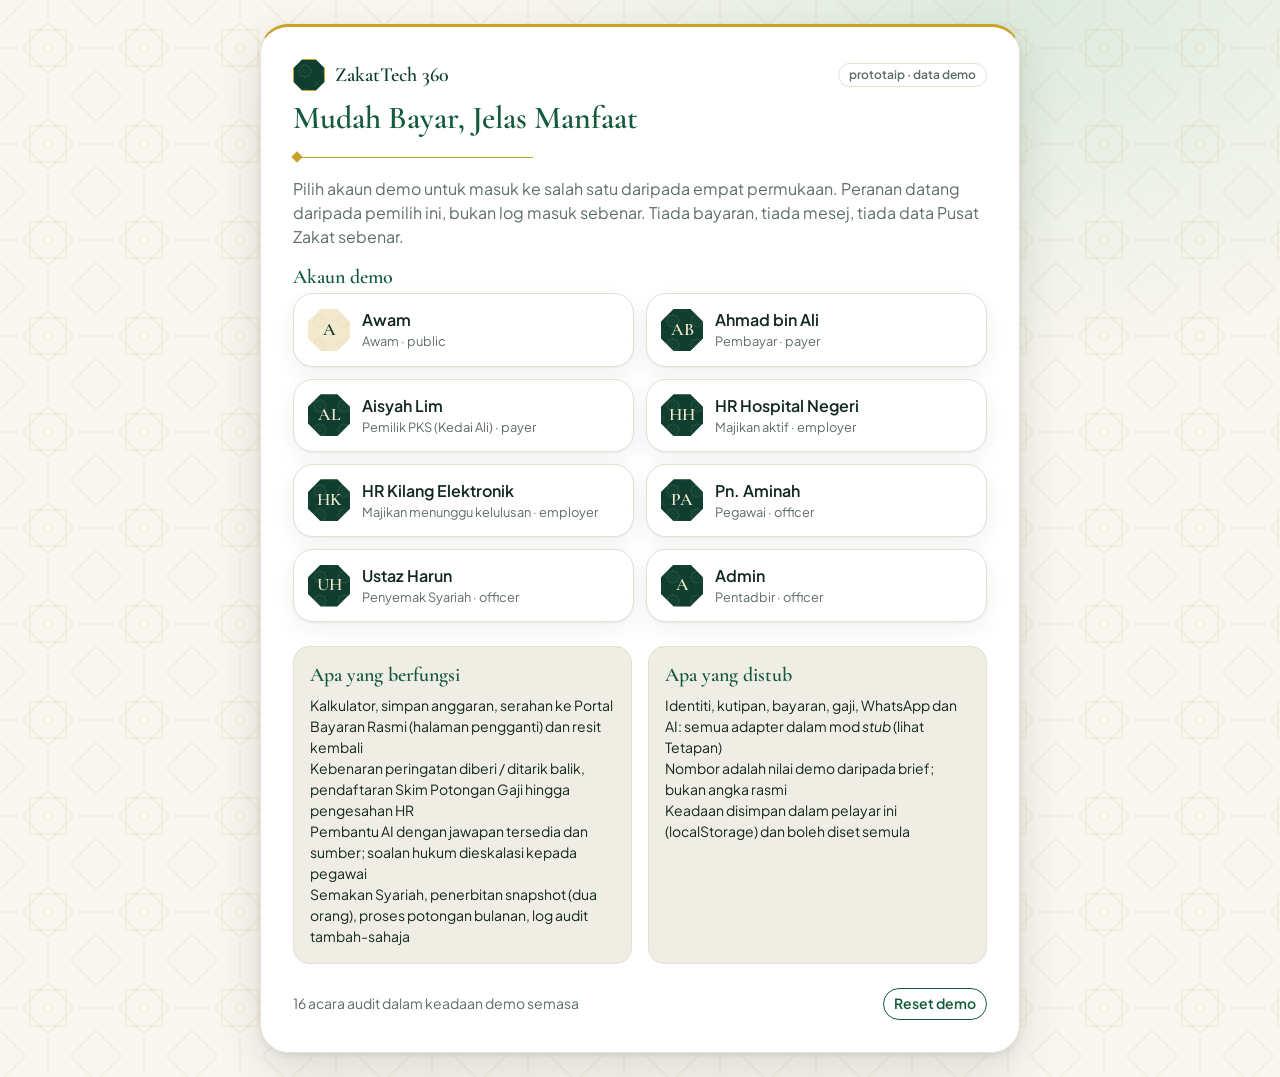
<file: index.html>
<!doctype html>
<html lang="ms">
<head>
  <meta charset="utf-8">
  <meta name="viewport" content="width=device-width, initial-scale=1">
  <title>ZakatTech 360 · Demo</title>
  <link rel="preconnect" href="https://fonts.googleapis.com">
  <link rel="preconnect" href="https://fonts.gstatic.com" crossorigin>
  <link rel="stylesheet" href="https://fonts.googleapis.com/css2?family=Cormorant+Garamond:ital,wght@0,500;0,600;0,700;1,500&family=Plus+Jakarta+Sans:wght@400;500;600;700&display=swap">
  <link rel="stylesheet" href="css/tokens.css">
  <link rel="stylesheet" href="css/base.css">
  <link rel="stylesheet" href="css/components.css">
  <link rel="stylesheet" href="css/shells.css">
</head>
<body class="shell-picker">
  <div class="picker">
    <div class="picker__card">
      <div class="row row--between mb-2">
        <div class="topbar__brand"><span class="topbar__logo"></span> ZakatTech 360</div>
        <span class="badge badge--neutral">prototaip · data demo</span>
      </div>
      <h1>Mudah Bayar, Jelas Manfaat</h1>
      <div class="rule-ornament rule-ornament--left"></div>
      <p class="muted">Pilih akaun demo untuk masuk ke salah satu daripada empat permukaan. Peranan datang daripada pemilih ini, bukan log masuk sebenar. Tiada bayaran, tiada mesej, tiada data Pusat Zakat sebenar.</p>

      <h3 class="mt-3 mb-1">Akaun demo</h3>
      <div class="accounts" id="accounts"></div>

      <div class="grid-2 mt-4">
        <div class="card card--muted">
          <h4 class="card__title">Apa yang berfungsi</h4>
          <ul class="small stack--tight">
            <li>Kalkulator, simpan anggaran, serahan ke Portal Bayaran Rasmi (halaman pengganti) dan resit kembali</li>
            <li>Kebenaran peringatan diberi / ditarik balik, pendaftaran Skim Potongan Gaji hingga pengesahan HR</li>
            <li>Pembantu AI dengan jawapan tersedia dan sumber; soalan hukum dieskalasi kepada pegawai</li>
            <li>Semakan Syariah, penerbitan snapshot (dua orang), proses potongan bulanan, log audit tambah-sahaja</li>
          </ul>
        </div>
        <div class="card card--muted">
          <h4 class="card__title">Apa yang distub</h4>
          <ul class="small stack--tight">
            <li>Identiti, kutipan, bayaran, gaji, WhatsApp dan AI: semua adapter dalam mod <em>stub</em> (lihat Tetapan)</li>
            <li>Nombor adalah nilai demo daripada brief; bukan angka rasmi</li>
            <li>Keadaan disimpan dalam pelayar ini (localStorage) dan boleh diset semula</li>
          </ul>
        </div>
      </div>

      <div class="row row--between mt-4">
        <span class="small muted" id="state-note"></span>
        <button type="button" class="btn btn--secondary btn--sm" id="reset">Reset demo</button>
      </div>
    </div>
  </div>

  <script src="js/seed-data.js"></script>
  <script src="js/format.js"></script>
  <script src="js/store.js"></script>
  <script src="js/components.js"></script>
  <script>
    (function () {
      Store.load();
      const host = document.getElementById('accounts');
      host.innerHTML = SEED.accounts.map(a => `
        <a class="account ${a.role === 'public' ? 'account--public' : ''}" href="${a.surface}${a.hash}?acc=${a.key}">
          <div class="account__avatar">${Fmt.esc(Fmt.initials(a.label))}</div>
          <div>
            <div class="account__name">${Fmt.esc(a.label)}</div>
            <div class="account__role">${Fmt.esc(a.sub || UI.label(a.role))} · ${Fmt.esc(a.surface.replace('.html', ''))}</div>
          </div>
        </a>`).join('');
      const n = Store.auditLog().length;
      document.getElementById('state-note').textContent = `${n} acara audit dalam keadaan demo semasa`;
      document.getElementById('reset').addEventListener('click', () => {
        UI.confirm('Set semula semua data demo kepada nilai asal?', () => {
          Store.reset();
          UI.toast('Data demo diset semula', 'ok');
          document.getElementById('state-note').textContent = `${Store.auditLog().length} acara audit dalam keadaan demo semasa`;
        }, { yes: 'Reset demo', danger: true });
      });
    })();
  </script>
</body>
</html>
</file>
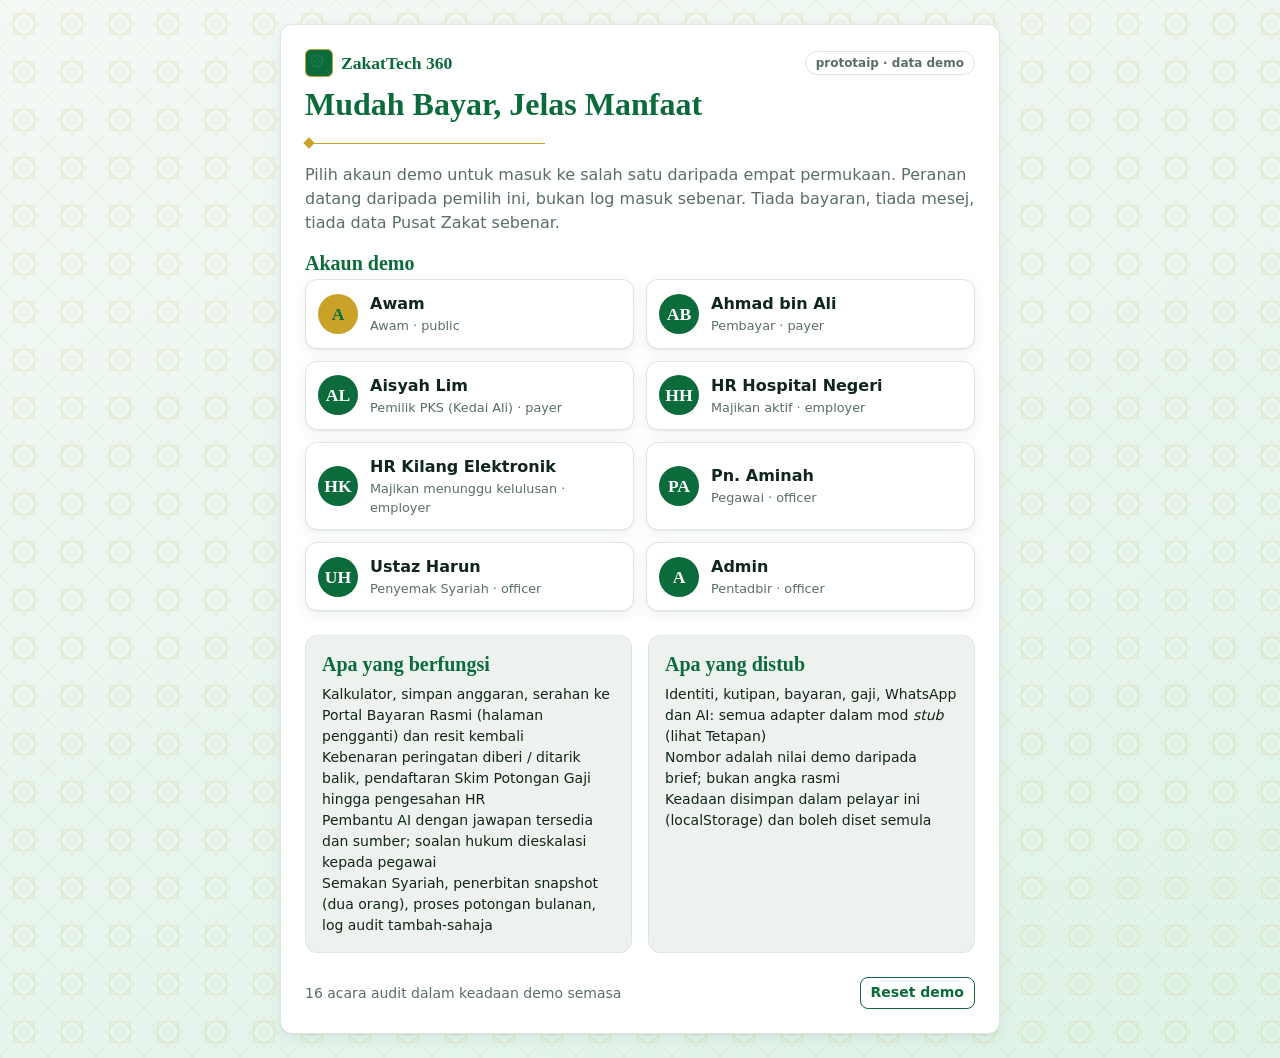
<file: prototype/index.html>
<!doctype html>
<html lang="ms">
<head>
  <meta charset="utf-8">
  <meta name="viewport" content="width=device-width, initial-scale=1">
  <title>ZakatTech 360 · Demo</title>
  <link rel="stylesheet" href="css/tokens.css">
  <link rel="stylesheet" href="css/base.css">
  <link rel="stylesheet" href="css/components.css">
  <link rel="stylesheet" href="css/shells.css">
</head>
<body class="shell-picker">
  <div class="picker">
    <div class="picker__card">
      <div class="row row--between mb-2">
        <div class="topbar__brand"><span class="topbar__logo"></span> ZakatTech 360</div>
        <span class="badge badge--neutral">prototaip · data demo</span>
      </div>
      <h1>Mudah Bayar, Jelas Manfaat</h1>
      <div class="rule-ornament rule-ornament--left"></div>
      <p class="muted">Pilih akaun demo untuk masuk ke salah satu daripada empat permukaan. Peranan datang daripada pemilih ini, bukan log masuk sebenar. Tiada bayaran, tiada mesej, tiada data Pusat Zakat sebenar.</p>

      <h3 class="mt-3 mb-1">Akaun demo</h3>
      <div class="accounts" id="accounts"></div>

      <div class="grid-2 mt-4">
        <div class="card card--muted">
          <h4 class="card__title">Apa yang berfungsi</h4>
          <ul class="small stack--tight">
            <li>Kalkulator, simpan anggaran, serahan ke Portal Bayaran Rasmi (halaman pengganti) dan resit kembali</li>
            <li>Kebenaran peringatan diberi / ditarik balik, pendaftaran Skim Potongan Gaji hingga pengesahan HR</li>
            <li>Pembantu AI dengan jawapan tersedia dan sumber; soalan hukum dieskalasi kepada pegawai</li>
            <li>Semakan Syariah, penerbitan snapshot (dua orang), proses potongan bulanan, log audit tambah-sahaja</li>
          </ul>
        </div>
        <div class="card card--muted">
          <h4 class="card__title">Apa yang distub</h4>
          <ul class="small stack--tight">
            <li>Identiti, kutipan, bayaran, gaji, WhatsApp dan AI: semua adapter dalam mod <em>stub</em> (lihat Tetapan)</li>
            <li>Nombor adalah nilai demo daripada brief; bukan angka rasmi</li>
            <li>Keadaan disimpan dalam pelayar ini (localStorage) dan boleh diset semula</li>
          </ul>
        </div>
      </div>

      <div class="row row--between mt-4">
        <span class="small muted" id="state-note"></span>
        <button type="button" class="btn btn--secondary btn--sm" id="reset">Reset demo</button>
      </div>
    </div>
  </div>

  <script src="js/seed-data.js"></script>
  <script src="js/format.js"></script>
  <script src="js/store.js"></script>
  <script src="js/components.js"></script>
  <script>
    (function () {
      Store.load();
      const host = document.getElementById('accounts');
      host.innerHTML = SEED.accounts.map(a => `
        <a class="account ${a.role === 'public' ? 'account--public' : ''}" href="${a.surface}${a.hash}?acc=${a.key}">
          <div class="account__avatar">${Fmt.esc(Fmt.initials(a.label))}</div>
          <div>
            <div class="account__name">${Fmt.esc(a.label)}</div>
            <div class="account__role">${Fmt.esc(a.sub || UI.label(a.role))} · ${Fmt.esc(a.surface.replace('.html', ''))}</div>
          </div>
        </a>`).join('');
      const n = Store.auditLog().length;
      document.getElementById('state-note').textContent = `${n} acara audit dalam keadaan demo semasa`;
      document.getElementById('reset').addEventListener('click', () => {
        UI.confirm('Set semula semua data demo kepada nilai asal?', () => {
          Store.reset();
          UI.toast('Data demo diset semula', 'ok');
          document.getElementById('state-note').textContent = `${Store.auditLog().length} acara audit dalam keadaan demo semasa`;
        }, { yes: 'Reset demo', danger: true });
      });
    })();
  </script>
</body>
</html>
</file>
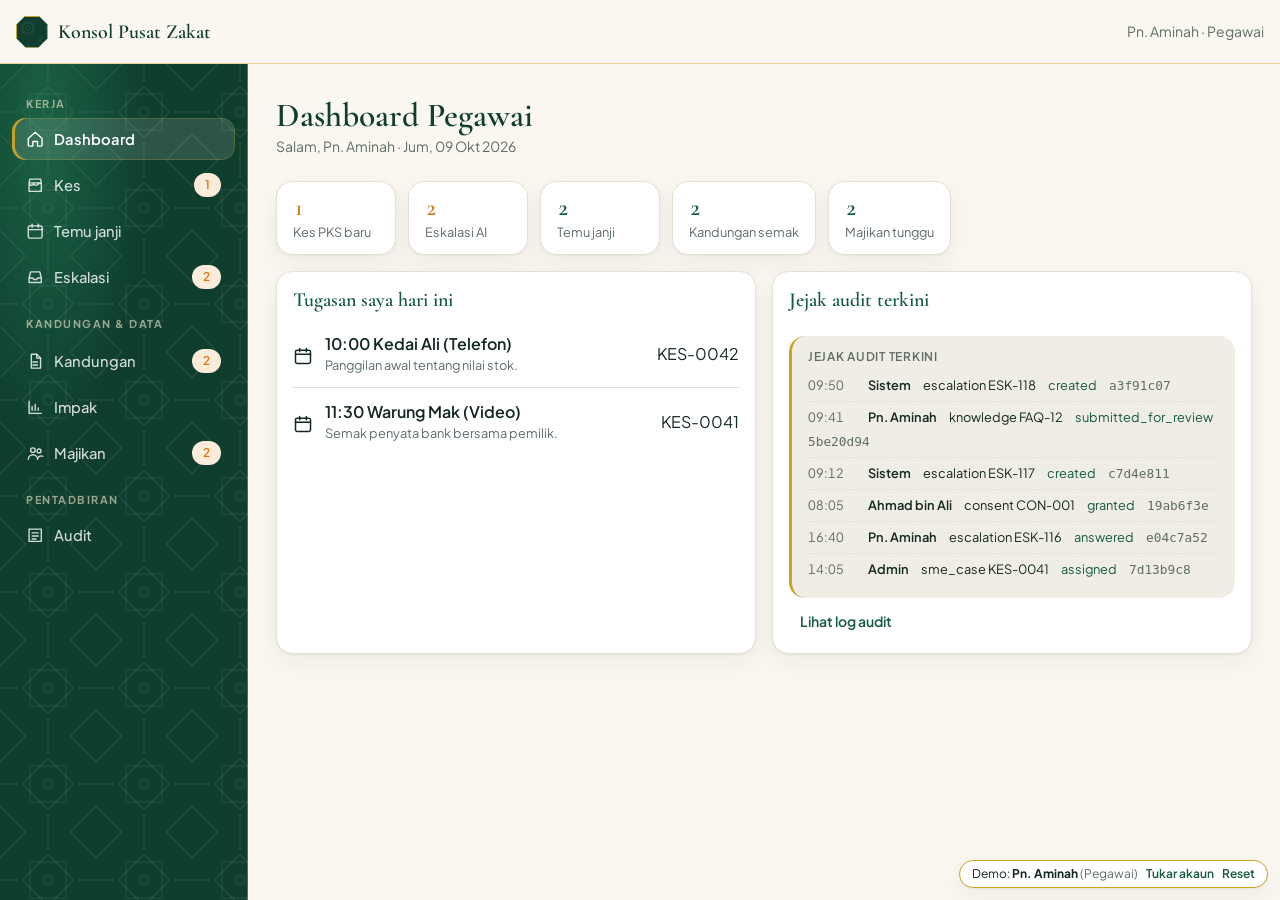
<file: officer.html>
<!doctype html>
<html lang="ms">
<head>
  <meta charset="utf-8">
  <meta name="viewport" content="width=device-width, initial-scale=1">
  <title>Konsol Pusat Zakat · ZakatTech 360</title>
  <link rel="preconnect" href="https://fonts.googleapis.com">
  <link rel="preconnect" href="https://fonts.gstatic.com" crossorigin>
  <link rel="stylesheet" href="https://fonts.googleapis.com/css2?family=Cormorant+Garamond:ital,wght@0,500;0,600;0,700;1,500&family=Plus+Jakarta+Sans:wght@400;500;600;700&display=swap">
  <link rel="stylesheet" href="css/tokens.css">
  <link rel="stylesheet" href="css/base.css">
  <link rel="stylesheet" href="css/components.css">
  <link rel="stylesheet" href="css/shells.css">
</head>
<body class="shell-officer">
  <header class="topbar topbar--officer">
    <div class="topbar__inner">
      <a class="topbar__brand" href="#/" id="topbar-brand"><span class="topbar__logo"></span> Konsol Pusat Zakat</a>
      <span class="topbar__user" id="topbar-user"></span>
    </div>
  </header>

  <div class="console">
    <aside class="rail" id="rail" aria-label="Navigasi konsol"></aside>
    <main id="view" class="console__main"></main>
  </div>

  <script src="js/seed-data.js"></script>
  <script src="js/format.js"></script>
  <script src="js/store.js"></script>
  <script src="js/components.js"></script>
  <script src="js/router.js"></script>
  <script src="js/officer-core.js"></script>
  <script src="js/officer-content.js"></script>
  <script src="js/officer.js"></script>
</body>
</html>
</file>
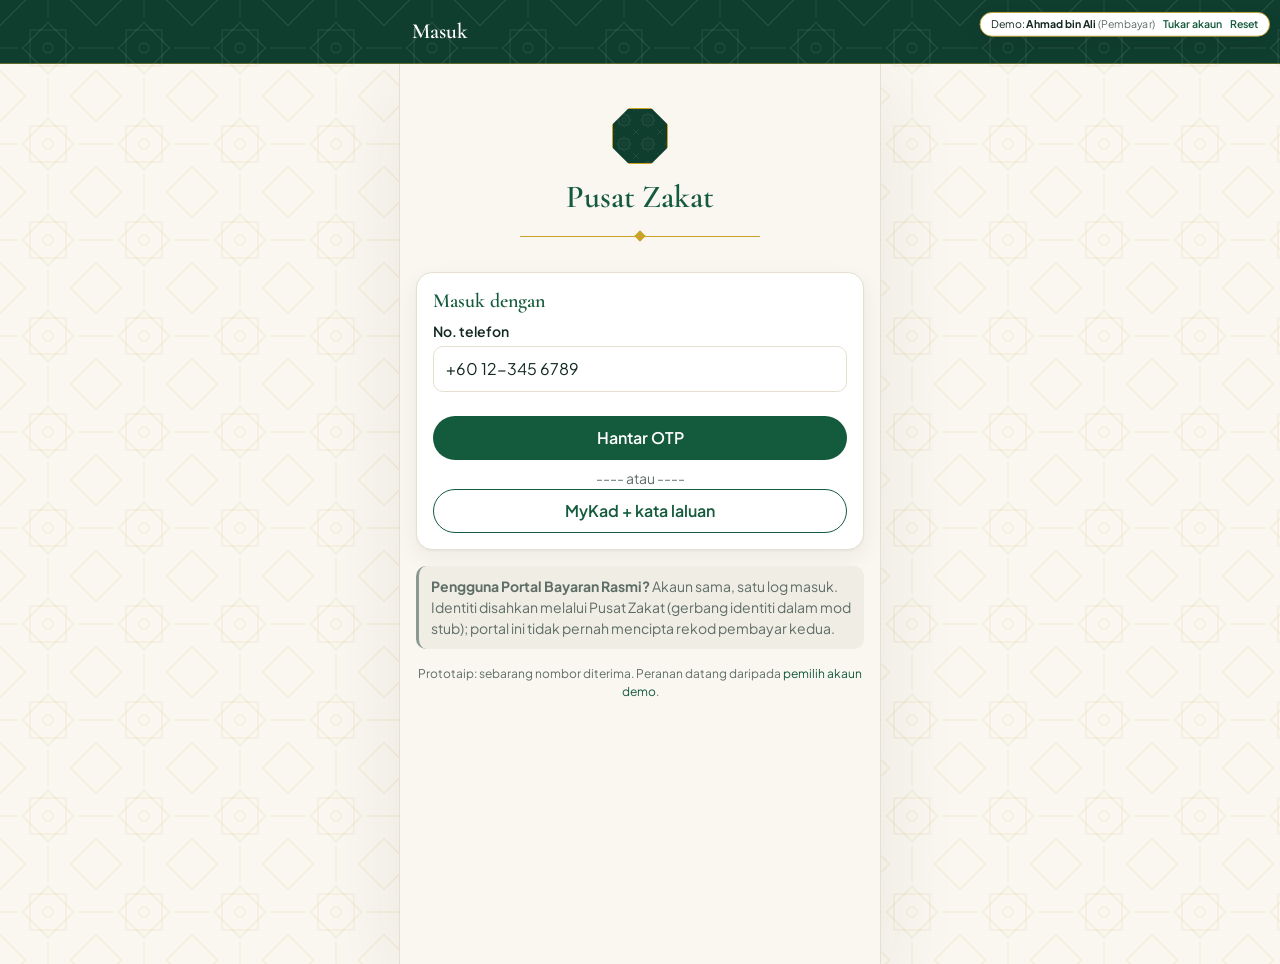
<file: payer.html>
<!doctype html>
<html lang="ms">
<head>
  <meta charset="utf-8">
  <meta name="viewport" content="width=device-width, initial-scale=1, viewport-fit=cover">
  <title>ZakatTech 360 · Pembayar</title>
  <link rel="preconnect" href="https://fonts.googleapis.com">
  <link rel="preconnect" href="https://fonts.gstatic.com" crossorigin>
  <link rel="stylesheet" href="https://fonts.googleapis.com/css2?family=Cormorant+Garamond:ital,wght@0,500;0,600;0,700;1,500&family=Plus+Jakarta+Sans:wght@400;500;600;700&display=swap">
  <link rel="stylesheet" href="css/tokens.css">
  <link rel="stylesheet" href="css/base.css">
  <link rel="stylesheet" href="css/components.css">
  <link rel="stylesheet" href="css/shells.css">
</head>
<body class="shell-mobile">
  <header class="topbar topbar--mobile">
    <div class="topbar__inner">
      <a id="topbar-back" class="topbar__back hidden" href="#/" aria-label="Kembali">&#8592;</a>
      <span id="topbar-title" class="topbar__title">Pusat Zakat</span>
      <span id="topbar-action" class="topbar__action"></span>
    </div>
  </header>

  <main id="view"></main>

  <nav class="bottom-nav" id="bottom-nav" aria-label="Navigasi utama"></nav>

  <script src="js/seed-data.js"></script>
  <script src="js/format.js"></script>
  <script src="js/store.js"></script>
  <script src="js/components.js"></script>
  <script src="js/router.js"></script>
  <script src="js/sme.js"></script>
  <script src="js/payer.js"></script>
</body>
</html>
</file>
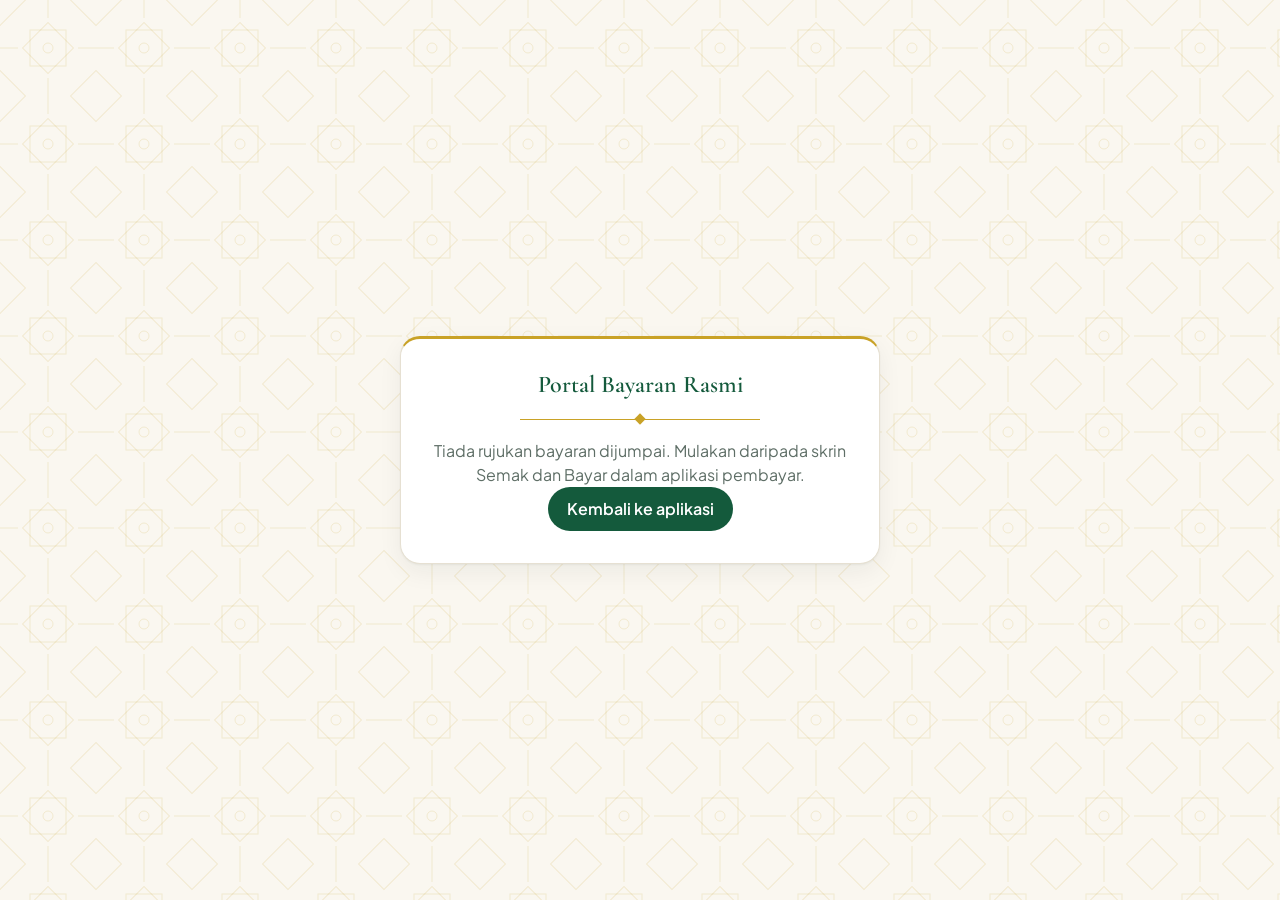
<file: portal-bayaran.html>
<!doctype html>
<html lang="ms">
<head>
  <meta charset="utf-8">
  <meta name="viewport" content="width=device-width, initial-scale=1">
  <title>Portal Bayaran Rasmi (pengganti) · ZakatTech 360</title>
  <link rel="preconnect" href="https://fonts.googleapis.com">
  <link rel="preconnect" href="https://fonts.gstatic.com" crossorigin>
  <link rel="stylesheet" href="https://fonts.googleapis.com/css2?family=Cormorant+Garamond:ital,wght@0,500;0,600;0,700;1,500&family=Plus+Jakarta+Sans:wght@400;500;600;700&display=swap">
  <link rel="stylesheet" href="css/tokens.css">
  <link rel="stylesheet" href="css/base.css">
  <link rel="stylesheet" href="css/components.css">
  <link rel="stylesheet" href="css/shells.css">
</head>
<body class="shell-portal">
  <div class="portal-wrap">
    <div class="portal-card" id="portal"></div>
  </div>

  <script src="js/seed-data.js"></script>
  <script src="js/format.js"></script>
  <script src="js/store.js"></script>
  <script src="js/components.js"></script>
  <script>
    (function () {
      Store.load();
      const params = new URLSearchParams(location.search);
      const refNo = params.get('ref') || '';
      const ref = Store.paymentRef(refNo);
      const host = document.getElementById('portal');
      if (!ref) {
        host.innerHTML = `
          <h2>Portal Bayaran Rasmi</h2>
          <div class="rule-ornament"></div>
          <p class="muted">Tiada rujukan bayaran dijumpai. Mulakan daripada skrin Semak dan Bayar dalam aplikasi pembayar.</p>
          <a class="btn btn--primary" href="payer.html#/kira">Kembali ke aplikasi</a>`;
        return;
      }
      host.innerHTML = `
        <div class="badge badge--neutral mb-2">halaman pengganti · prototaip</div>
        <h2>Di sini Portal Bayaran Rasmi akan dibuka</h2>
        <div class="rule-ornament"></div>
        <p class="muted">Platform ini <strong>bukan gerbang bayaran</strong> dan tidak pernah mengambil butiran kad. Dalam sistem sebenar, pautan ini membuka portal rasmi Pusat Zakat dengan rujukan di bawah; resit rasmi dikembalikan ke peti resit anda melalui rujukan yang sama.</p>
        ${UI.kv([
          { label: 'Rujukan bayaran', value: ref.ref },
          { label: 'Jenis zakat', value: UI.label(ref.type) },
          { label: 'Jumlah', value: Fmt.rm(ref.amount), total: true },
          { label: 'Status', html: UI.badge(ref.status) }
        ])}
        <div class="stack mt-3">
          ${ref.status === 'returned'
            ? `<a class="btn btn--primary btn--block" href="payer.html#/resit?ref=${encodeURIComponent(ref.ref)}">Resit sudah dikembalikan · buka peti resit</a>`
            : `<a class="btn btn--primary btn--block" href="payer.html#/resit?ref=${encodeURIComponent(ref.ref)}&balik=resit">Simulasi: bayaran berjaya, kembali dengan resit</a>
               <a class="btn btn--secondary btn--block" href="payer.html#/resit?ref=${encodeURIComponent(ref.ref)}&balik=tiada">Simulasi: kembali tanpa pengesahan</a>`}
          <a class="btn btn--ghost btn--block" href="payer.html#/kira/semak">Batal dan kembali</a>
        </div>
        <p class="tiny muted mt-3">Kedua-dua serahan dan kepulangan direkod dalam jejak audit dengan id korelasi yang sama.</p>`;
    })();
  </script>
</body>
</html>
</file>
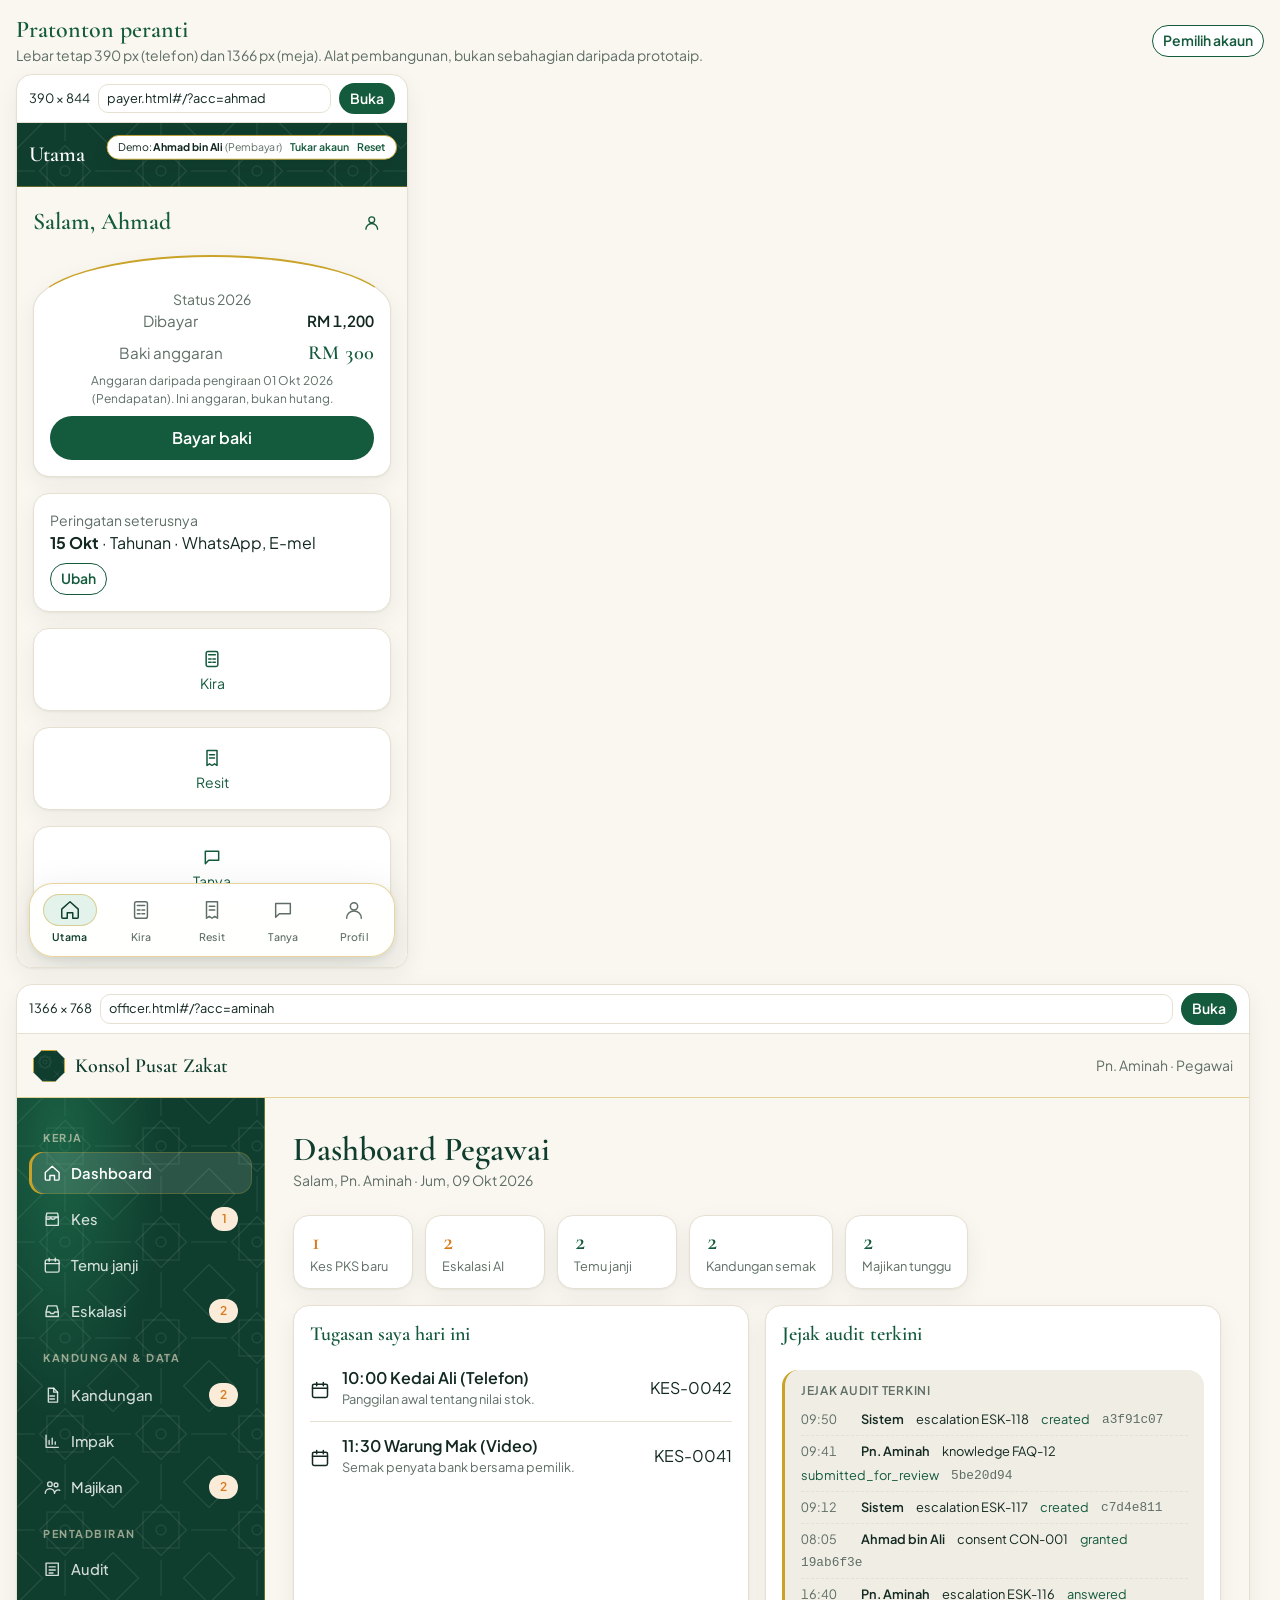
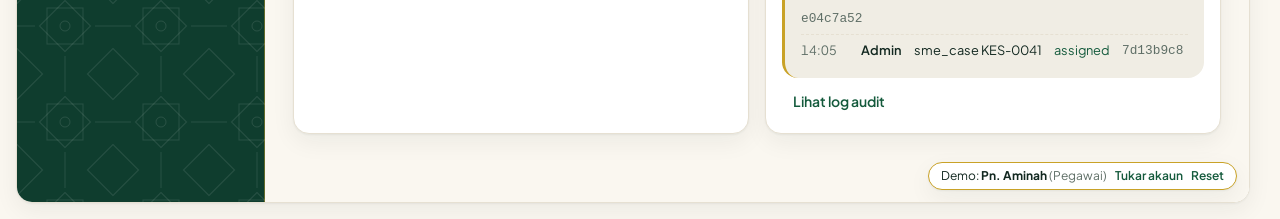
<file: preview.html>
<!doctype html>
<html lang="ms">
<head>
  <meta charset="utf-8">
  <meta name="viewport" content="width=device-width, initial-scale=1">
  <title>ZakatTech 360 · Pratonton</title>
  <link rel="preconnect" href="https://fonts.googleapis.com">
  <link rel="preconnect" href="https://fonts.gstatic.com" crossorigin>
  <link rel="stylesheet" href="https://fonts.googleapis.com/css2?family=Cormorant+Garamond:ital,wght@0,500;0,600;0,700;1,500&family=Plus+Jakarta+Sans:wght@400;500;600;700&display=swap">
  <link rel="stylesheet" href="css/tokens.css">
  <link rel="stylesheet" href="css/base.css">
  <link rel="stylesheet" href="css/components.css">
  <style>
    body { background: var(--bg); padding: 16px; }
    .frames { display: flex; gap: 16px; align-items: flex-start; flex-wrap: wrap; }
    .frame { background: #fff; border: 1px solid var(--line); border-radius: var(--radius-card); box-shadow: var(--shadow-card); overflow: hidden; }
    .frame__bar { display: flex; gap: 8px; align-items: center; padding: 8px 12px; border-bottom: 1px solid var(--line); font-size: .8rem; }
    .frame__bar input { flex: 1; font: inherit; padding: 4px 8px; border: 1px solid var(--line); border-radius: var(--radius-input); }
    iframe { border: 0; display: block; background: #fff; }
    .frame--phone iframe { width: 390px; height: 844px; }
    .frame--desktop iframe { width: 1366px; height: 768px; max-width: calc(100vw - 48px); }
  </style>
</head>
<body>
  <div class="row row--between mb-2">
    <div><h2>Pratonton peranti</h2><div class="small muted">Lebar tetap 390 px (telefon) dan 1366 px (meja). Alat pembangunan, bukan sebahagian daripada prototaip.</div></div>
    <a class="btn btn--secondary btn--sm" href="index.html">Pemilih akaun</a>
  </div>
  <div class="frames">
    <div class="frame frame--phone">
      <div class="frame__bar">390 × 844 <input id="u1" value="payer.html#/?acc=ahmad"><button class="btn btn--sm btn--primary" data-go="1">Buka</button></div>
      <iframe id="f1" src="payer.html#/?acc=ahmad" title="telefon"></iframe>
    </div>
    <div class="frame frame--desktop">
      <div class="frame__bar">1366 × 768 <input id="u2" value="officer.html#/?acc=aminah"><button class="btn btn--sm btn--primary" data-go="2">Buka</button></div>
      <iframe id="f2" src="officer.html#/?acc=aminah" title="meja"></iframe>
    </div>
  </div>
  <script>
    document.querySelectorAll('[data-go]').forEach(b => b.addEventListener('click', () => {
      const n = b.dataset.go; document.getElementById('f' + n).src = document.getElementById('u' + n).value;
    }));
  </script>
</body>
</html>
</file>
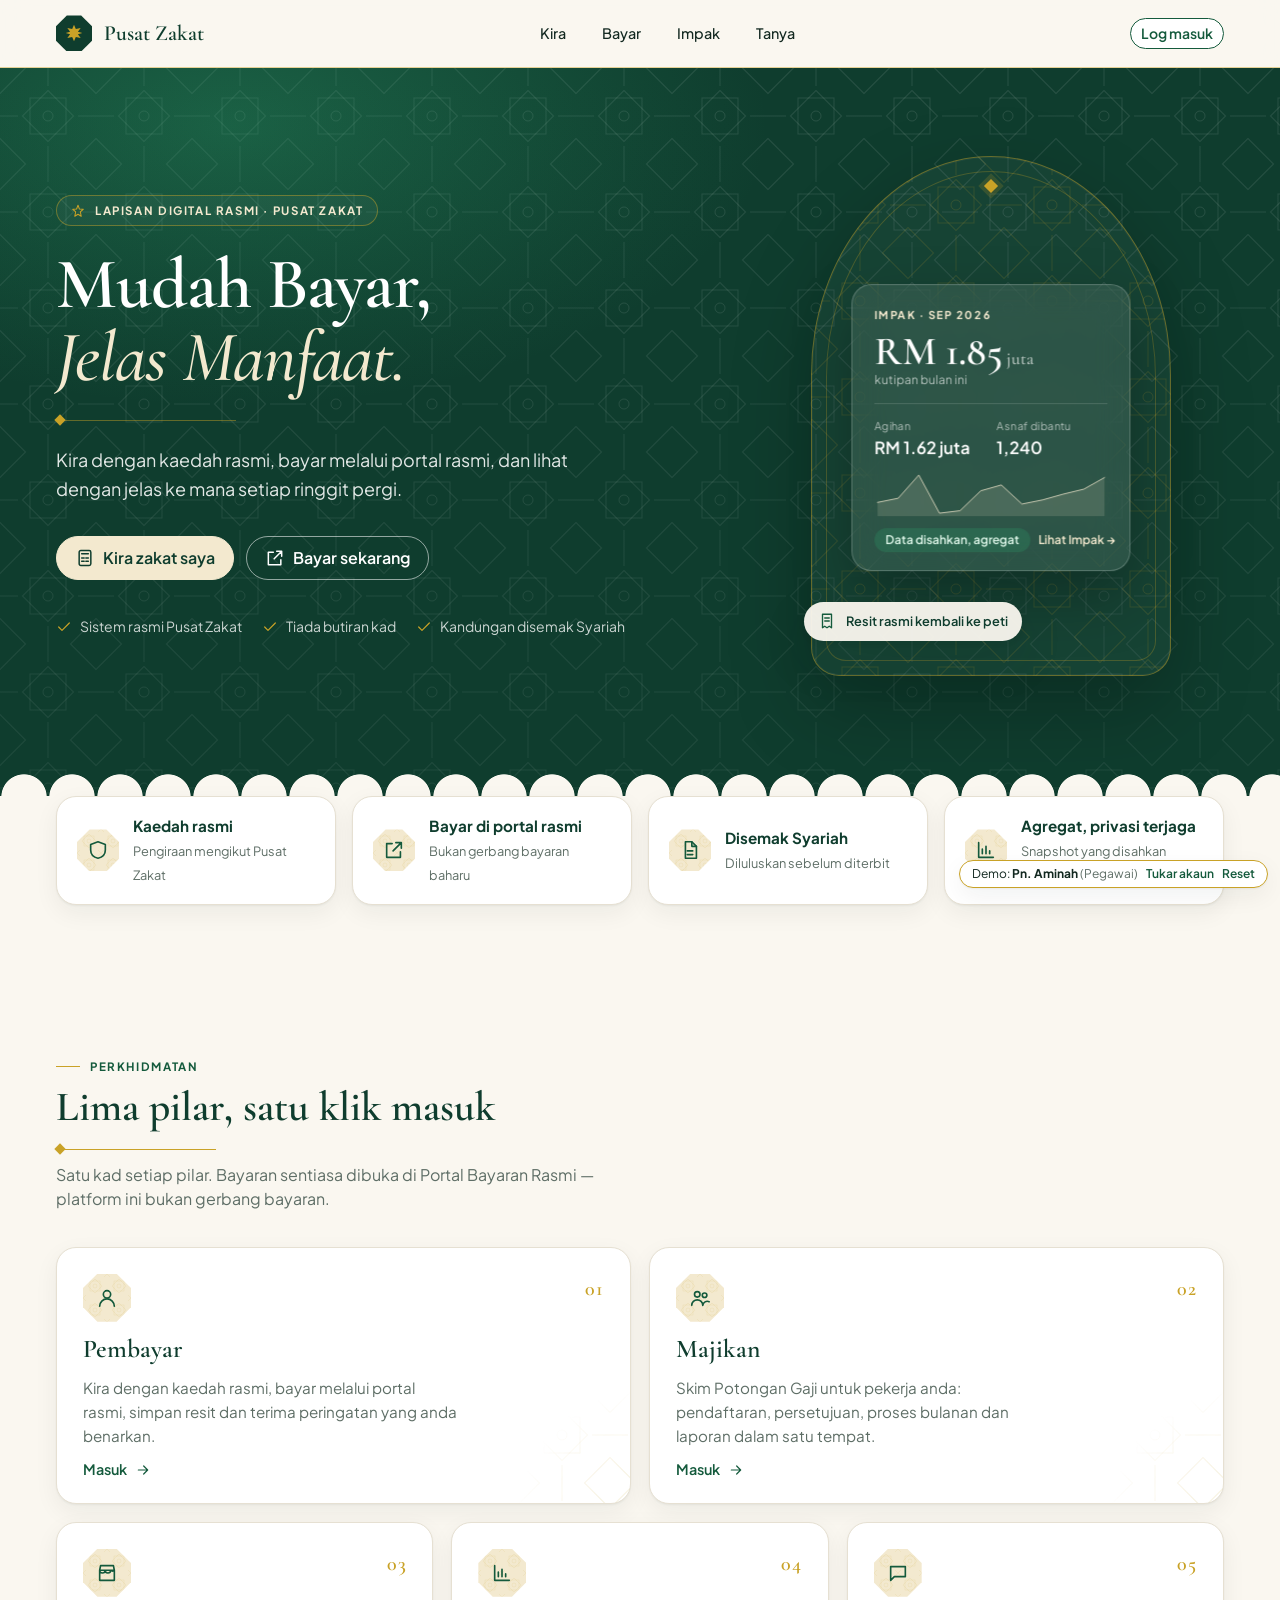
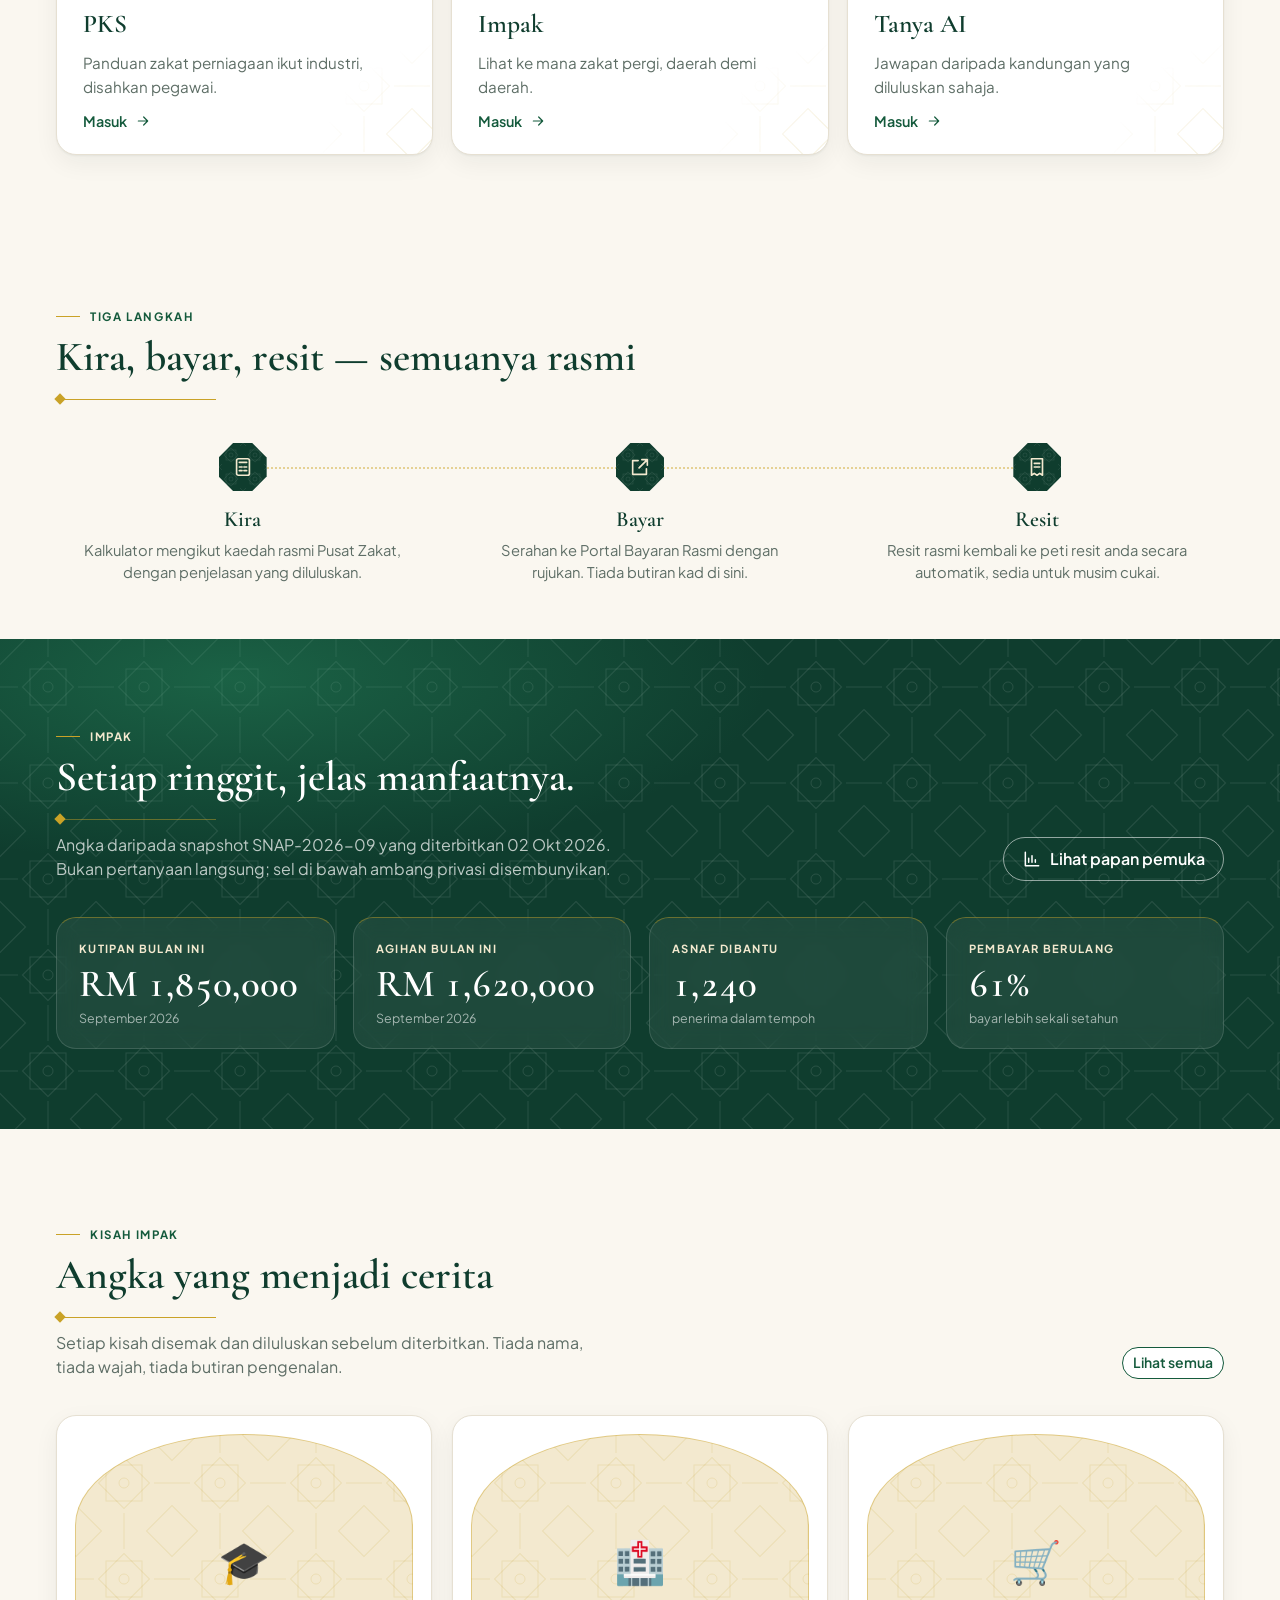
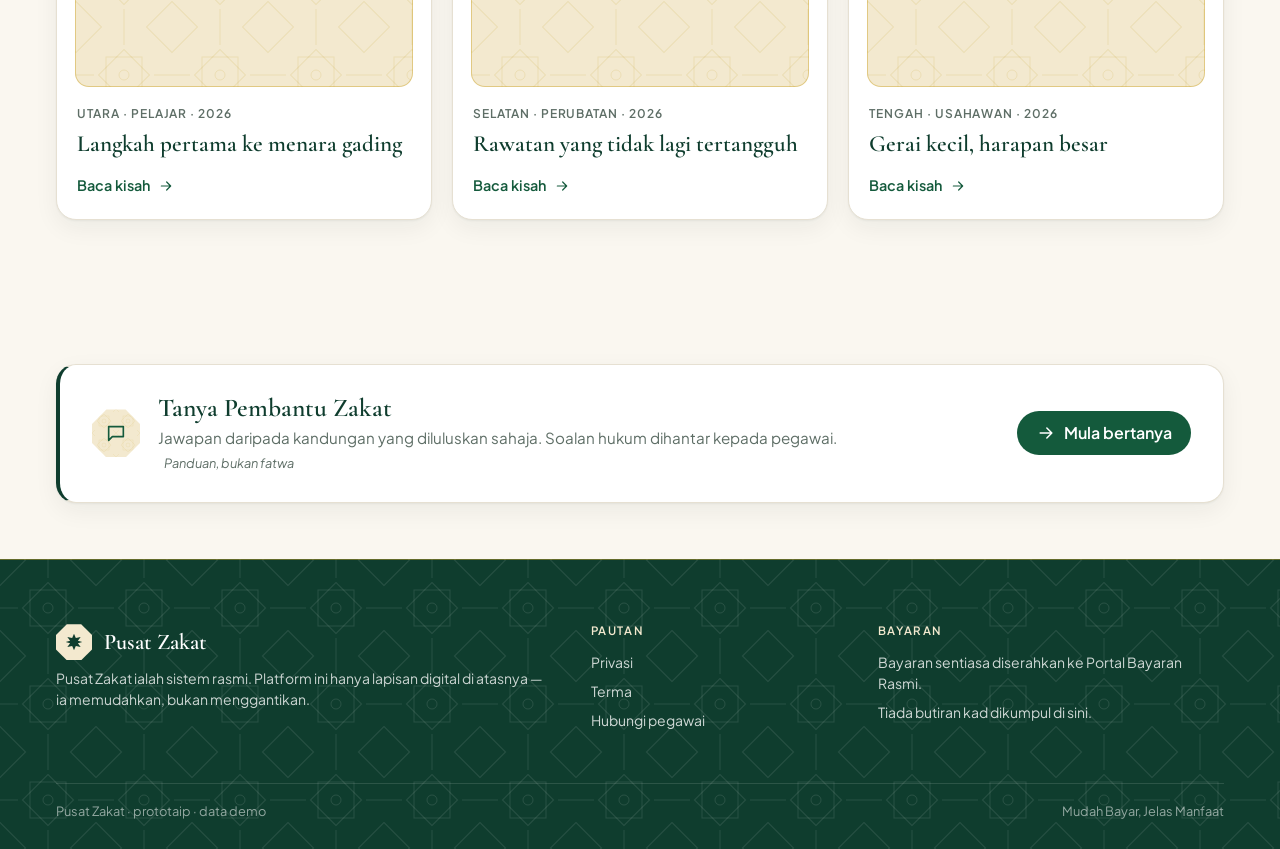
<file: public.html>
<!doctype html>
<html lang="ms">
<head>
  <meta charset="utf-8">
  <meta name="viewport" content="width=device-width, initial-scale=1">
  <title>ZakatTech 360</title>
  <link rel="preconnect" href="https://fonts.googleapis.com">
  <link rel="preconnect" href="https://fonts.gstatic.com" crossorigin>
  <link rel="stylesheet" href="https://fonts.googleapis.com/css2?family=Cormorant+Garamond:ital,wght@0,500;0,600;0,700;1,500&family=Plus+Jakarta+Sans:wght@400;500;600;700&display=swap">
  <link rel="stylesheet" href="css/tokens.css">
  <link rel="stylesheet" href="css/base.css">
  <link rel="stylesheet" href="css/components.css">
  <link rel="stylesheet" href="css/shells.css">
  <link rel="stylesheet" href="css/public.css">
</head>
<body class="shell-public">
  <header class="topbar topbar--public">
    <div class="topbar__inner">
      <a class="topbar__brand" href="#/" data-nav="#/">
        <span class="logo-mark" aria-hidden="true"><svg viewBox="0 0 24 24" fill="currentColor"><path d="M12 2l2.2 5.3L20 6l-3.3 4.6L22 12l-5.3 1.4L20 18l-5.8-1.3L12 22l-2.2-5.3L4 18l3.3-4.6L2 12l5.3-1.4L4 6l5.8 1.3z"/></svg></span>
        Pusat Zakat
      </a>
      <nav class="topbar__nav">
        <a href="payer.html#/masuk">Kira</a>
        <a href="portal-bayaran.html" target="_blank" rel="noopener">Bayar</a>
        <a href="#/impak" data-nav="#/impak" data-nav-id="impak">Impak</a>
        <a href="payer.html#/tanya">Tanya</a>
      </nav>
      <div class="topbar__cta">
        <a class="btn btn--secondary btn--sm btn--pill" href="payer.html#/masuk">Log masuk</a>
      </div>
    </div>
  </header>

  <main id="view"></main>

  <footer class="footer">
    <div class="container">
      <div class="footer__grid">
        <div>
          <div class="footer__brand"><span class="logo-mark logo-mark--light" aria-hidden="true"><svg viewBox="0 0 24 24" fill="currentColor"><path d="M12 2l2.2 5.3L20 6l-3.3 4.6L22 12l-5.3 1.4L20 18l-5.8-1.3L12 22l-2.2-5.3L4 18l3.3-4.6L2 12l5.3-1.4L4 6l5.8 1.3z"/></svg></span> Pusat Zakat</div>
          <p class="small mt-2">Pusat Zakat ialah sistem rasmi. Platform ini hanya lapisan digital di atasnya — ia memudahkan, bukan menggantikan.</p>
        </div>
        <div class="footer__col">
          <h4>Pautan</h4>
          <a href="#" data-nav="#/">Privasi</a>
          <a href="#" data-nav="#/">Terma</a>
          <a href="payer.html#/tanya">Hubungi pegawai</a>
        </div>
        <div class="footer__col">
          <h4>Bayaran</h4>
          <span>Bayaran sentiasa diserahkan ke Portal Bayaran Rasmi.</span>
          <span>Tiada butiran kad dikumpul di sini.</span>
        </div>
      </div>
      <div class="footer__bottom">
        <span>Pusat Zakat · prototaip · data demo</span>
        <span>Mudah Bayar, Jelas Manfaat</span>
      </div>
    </div>
  </footer>

  <script src="js/seed-data.js"></script>
  <script src="js/format.js"></script>
  <script src="js/store.js"></script>
  <script src="js/components.js"></script>
  <script src="js/router.js"></script>
  <script src="js/public.js"></script>
</body>
</html>
</file>
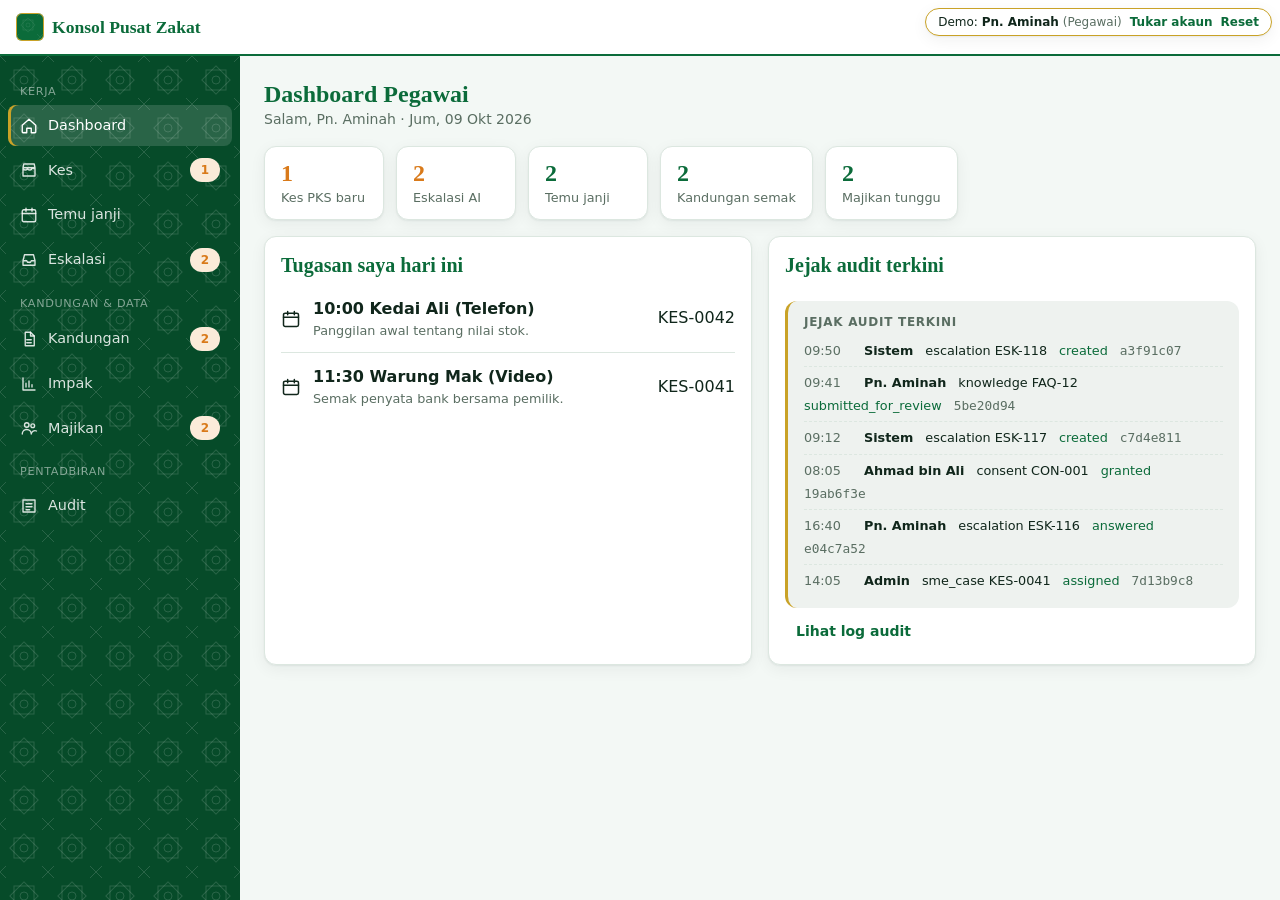
<file: prototype/officer.html>
<!doctype html>
<html lang="ms">
<head>
  <meta charset="utf-8">
  <meta name="viewport" content="width=device-width, initial-scale=1">
  <title>Konsol Pusat Zakat · ZakatTech 360</title>
  <link rel="stylesheet" href="css/tokens.css">
  <link rel="stylesheet" href="css/base.css">
  <link rel="stylesheet" href="css/components.css">
  <link rel="stylesheet" href="css/shells.css">
</head>
<body class="shell-officer">
  <header class="topbar topbar--officer">
    <div class="topbar__inner">
      <a class="topbar__brand" href="#/" id="topbar-brand"><span class="topbar__logo"></span> Konsol Pusat Zakat</a>
      <span class="topbar__user" id="topbar-user"></span>
    </div>
  </header>

  <div class="console">
    <aside class="rail" id="rail" aria-label="Navigasi konsol"></aside>
    <main id="view" class="console__main"></main>
  </div>

  <script src="js/seed-data.js"></script>
  <script src="js/format.js"></script>
  <script src="js/store.js"></script>
  <script src="js/components.js"></script>
  <script src="js/router.js"></script>
  <script src="js/officer-core.js"></script>
  <script src="js/officer-content.js"></script>
  <script src="js/officer.js"></script>
</body>
</html>
</file>
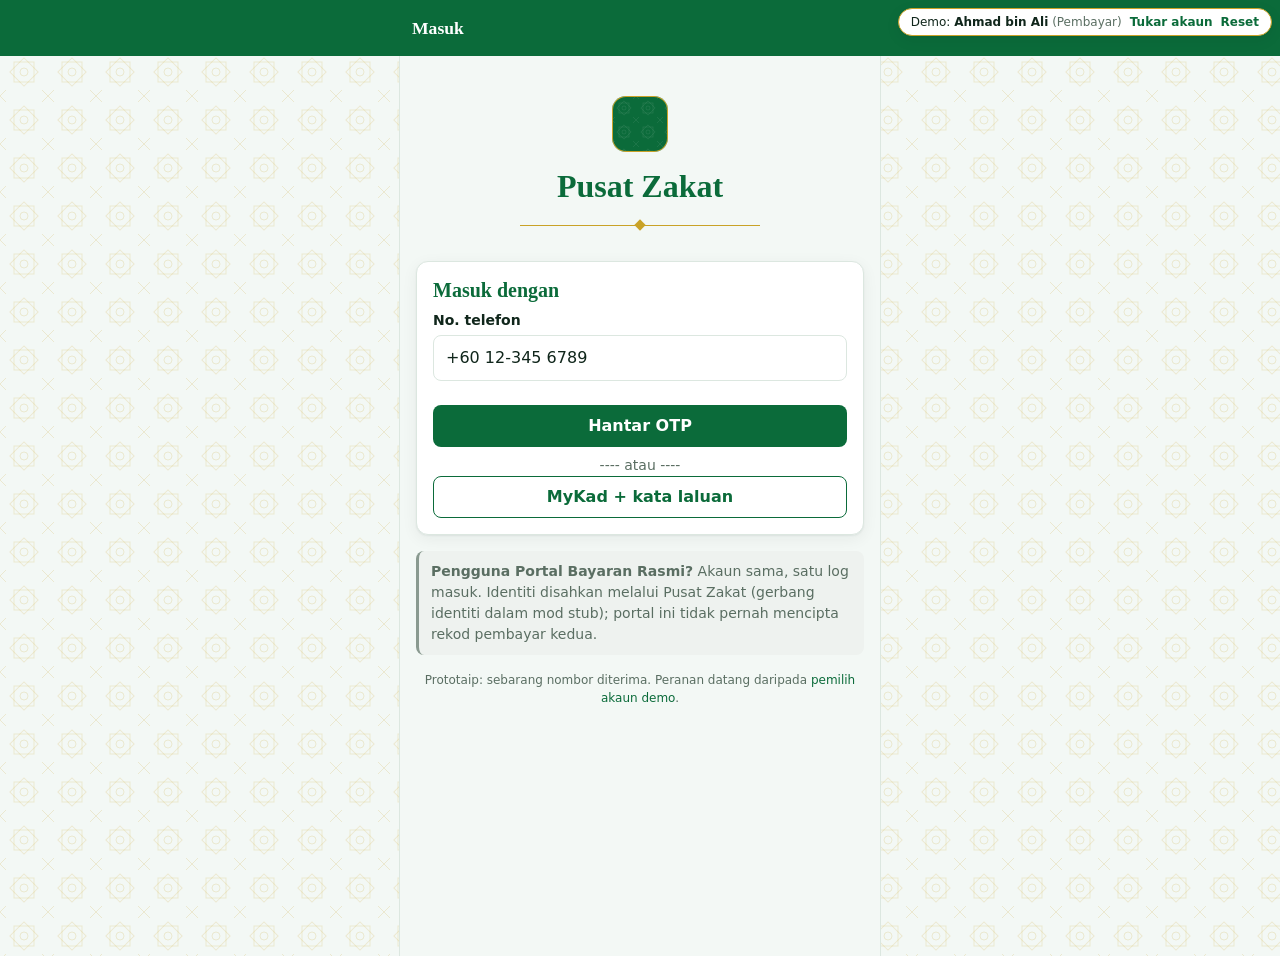
<file: prototype/payer.html>
<!doctype html>
<html lang="ms">
<head>
  <meta charset="utf-8">
  <meta name="viewport" content="width=device-width, initial-scale=1, viewport-fit=cover">
  <title>ZakatTech 360 · Pembayar</title>
  <link rel="stylesheet" href="css/tokens.css">
  <link rel="stylesheet" href="css/base.css">
  <link rel="stylesheet" href="css/components.css">
  <link rel="stylesheet" href="css/shells.css">
</head>
<body class="shell-mobile">
  <header class="topbar topbar--mobile">
    <div class="topbar__inner">
      <a id="topbar-back" class="topbar__back hidden" href="#/" aria-label="Kembali">&#8592;</a>
      <span id="topbar-title" class="topbar__title">Pusat Zakat</span>
      <span id="topbar-action" class="topbar__action"></span>
    </div>
  </header>

  <main id="view"></main>

  <nav class="bottom-nav" id="bottom-nav" aria-label="Navigasi utama"></nav>

  <script src="js/seed-data.js"></script>
  <script src="js/format.js"></script>
  <script src="js/store.js"></script>
  <script src="js/components.js"></script>
  <script src="js/router.js"></script>
  <script src="js/sme.js"></script>
  <script src="js/payer.js"></script>
</body>
</html>
</file>
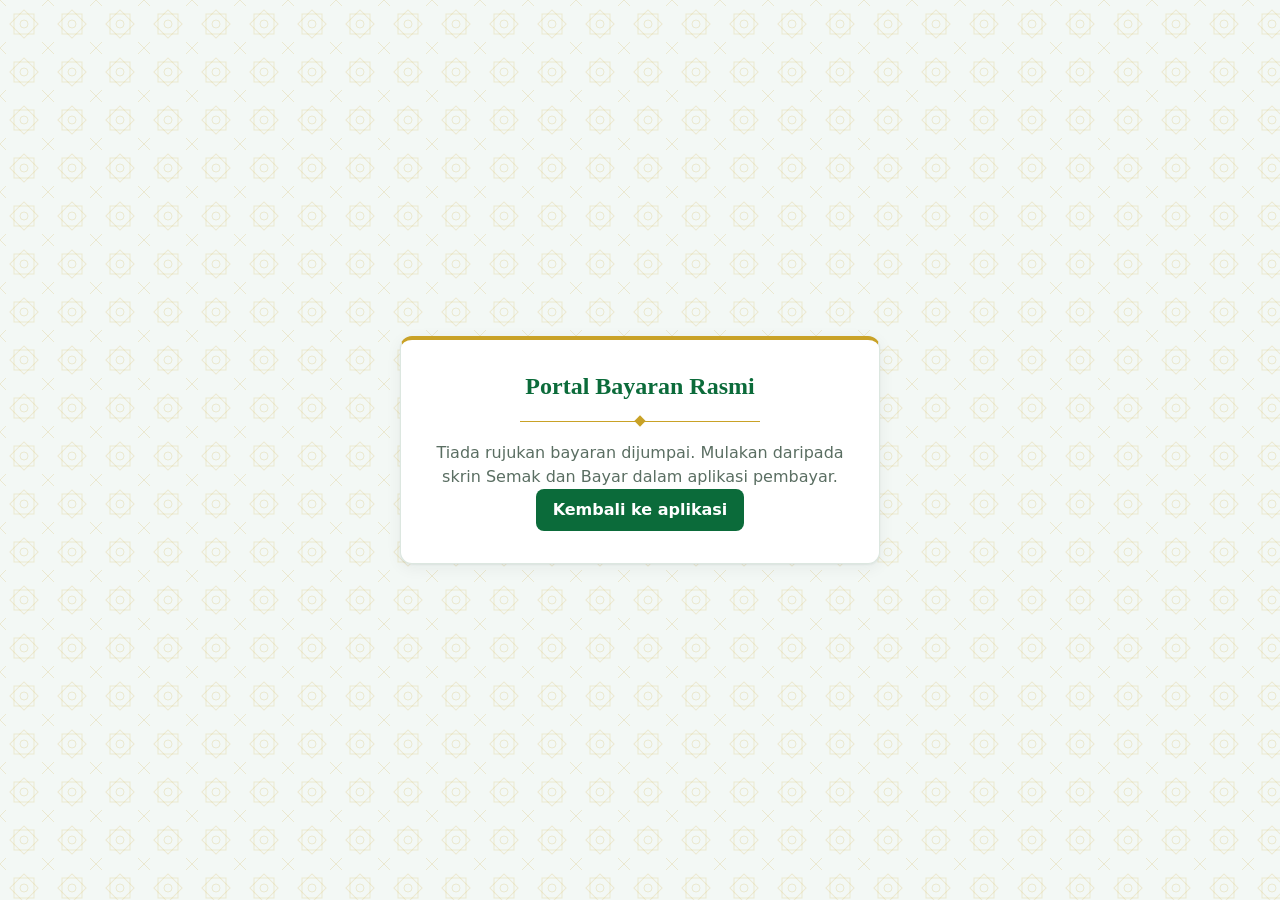
<file: prototype/portal-bayaran.html>
<!doctype html>
<html lang="ms">
<head>
  <meta charset="utf-8">
  <meta name="viewport" content="width=device-width, initial-scale=1">
  <title>Portal Bayaran Rasmi (pengganti) · ZakatTech 360</title>
  <link rel="stylesheet" href="css/tokens.css">
  <link rel="stylesheet" href="css/base.css">
  <link rel="stylesheet" href="css/components.css">
  <link rel="stylesheet" href="css/shells.css">
</head>
<body class="shell-portal">
  <div class="portal-wrap">
    <div class="portal-card" id="portal"></div>
  </div>

  <script src="js/seed-data.js"></script>
  <script src="js/format.js"></script>
  <script src="js/store.js"></script>
  <script src="js/components.js"></script>
  <script>
    (function () {
      Store.load();
      const params = new URLSearchParams(location.search);
      const refNo = params.get('ref') || '';
      const ref = Store.paymentRef(refNo);
      const host = document.getElementById('portal');
      if (!ref) {
        host.innerHTML = `
          <h2>Portal Bayaran Rasmi</h2>
          <div class="rule-ornament"></div>
          <p class="muted">Tiada rujukan bayaran dijumpai. Mulakan daripada skrin Semak dan Bayar dalam aplikasi pembayar.</p>
          <a class="btn btn--primary" href="payer.html#/kira">Kembali ke aplikasi</a>`;
        return;
      }
      host.innerHTML = `
        <div class="badge badge--neutral mb-2">halaman pengganti · prototaip</div>
        <h2>Di sini Portal Bayaran Rasmi akan dibuka</h2>
        <div class="rule-ornament"></div>
        <p class="muted">Platform ini <strong>bukan gerbang bayaran</strong> dan tidak pernah mengambil butiran kad. Dalam sistem sebenar, pautan ini membuka portal rasmi Pusat Zakat dengan rujukan di bawah; resit rasmi dikembalikan ke peti resit anda melalui rujukan yang sama.</p>
        ${UI.kv([
          { label: 'Rujukan bayaran', value: ref.ref },
          { label: 'Jenis zakat', value: UI.label(ref.type) },
          { label: 'Jumlah', value: Fmt.rm(ref.amount), total: true },
          { label: 'Status', html: UI.badge(ref.status) }
        ])}
        <div class="stack mt-3">
          ${ref.status === 'returned'
            ? `<a class="btn btn--primary btn--block" href="payer.html#/resit?ref=${encodeURIComponent(ref.ref)}">Resit sudah dikembalikan · buka peti resit</a>`
            : `<a class="btn btn--primary btn--block" href="payer.html#/resit?ref=${encodeURIComponent(ref.ref)}&balik=resit">Simulasi: bayaran berjaya, kembali dengan resit</a>
               <a class="btn btn--secondary btn--block" href="payer.html#/resit?ref=${encodeURIComponent(ref.ref)}&balik=tiada">Simulasi: kembali tanpa pengesahan</a>`}
          <a class="btn btn--ghost btn--block" href="payer.html#/kira/semak">Batal dan kembali</a>
        </div>
        <p class="tiny muted mt-3">Kedua-dua serahan dan kepulangan direkod dalam jejak audit dengan id korelasi yang sama.</p>`;
    })();
  </script>
</body>
</html>
</file>
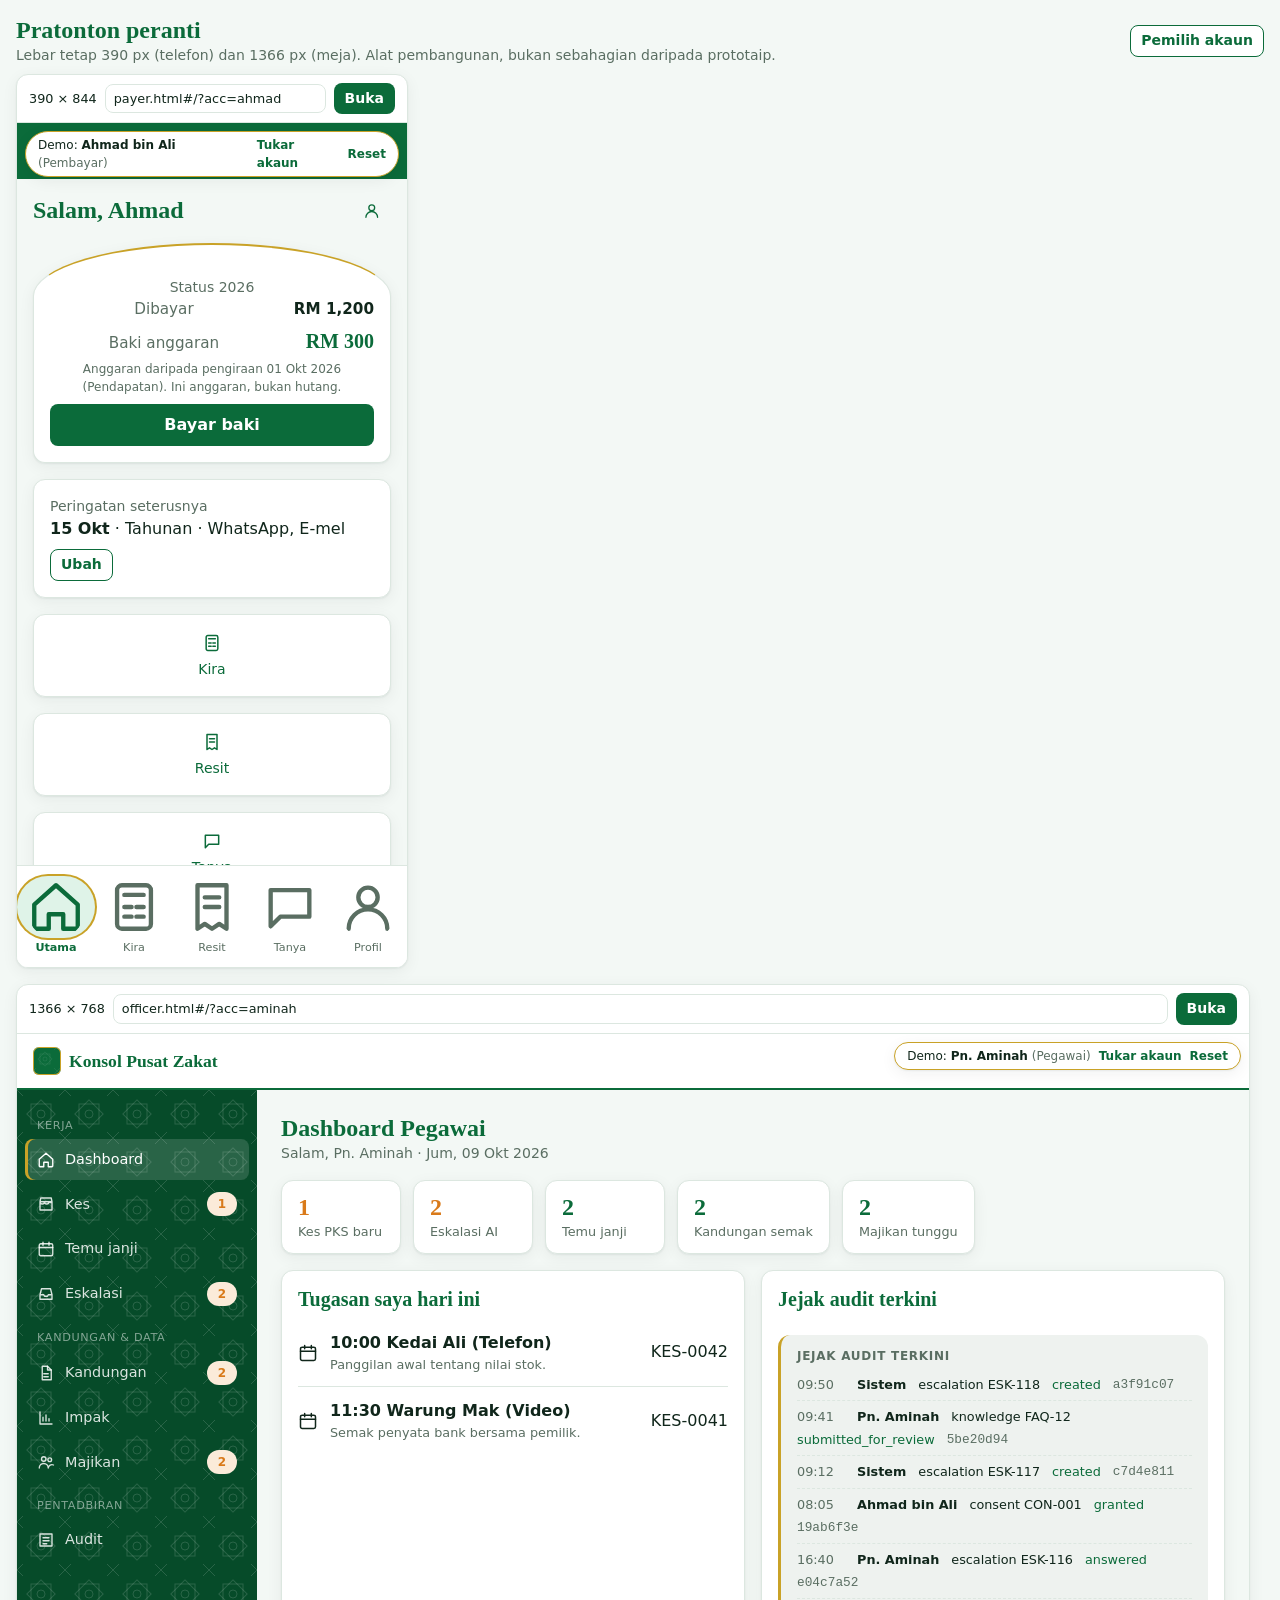
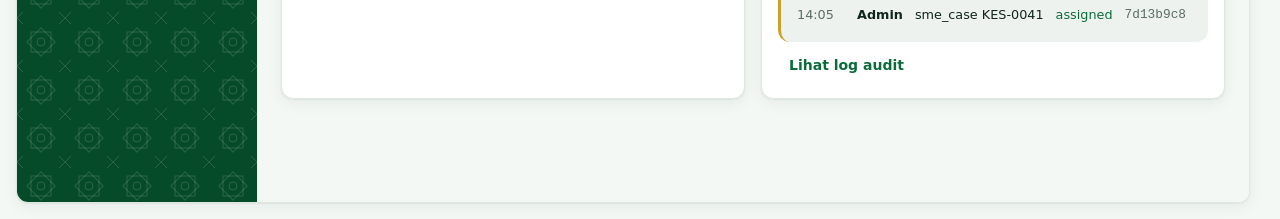
<file: prototype/preview.html>
<!doctype html>
<html lang="ms">
<head>
  <meta charset="utf-8">
  <meta name="viewport" content="width=device-width, initial-scale=1">
  <title>ZakatTech 360 · Pratonton</title>
  <link rel="stylesheet" href="css/tokens.css">
  <link rel="stylesheet" href="css/base.css">
  <link rel="stylesheet" href="css/components.css">
  <style>
    body { background: var(--bg); padding: 16px; }
    .frames { display: flex; gap: 16px; align-items: flex-start; flex-wrap: wrap; }
    .frame { background: #fff; border: 1px solid var(--line); border-radius: var(--radius-card); box-shadow: var(--shadow-card); overflow: hidden; }
    .frame__bar { display: flex; gap: 8px; align-items: center; padding: 8px 12px; border-bottom: 1px solid var(--line); font-size: .8rem; }
    .frame__bar input { flex: 1; font: inherit; padding: 4px 8px; border: 1px solid var(--line); border-radius: var(--radius-input); }
    iframe { border: 0; display: block; background: #fff; }
    .frame--phone iframe { width: 390px; height: 844px; }
    .frame--desktop iframe { width: 1366px; height: 768px; max-width: calc(100vw - 48px); }
  </style>
</head>
<body>
  <div class="row row--between mb-2">
    <div><h2>Pratonton peranti</h2><div class="small muted">Lebar tetap 390 px (telefon) dan 1366 px (meja). Alat pembangunan, bukan sebahagian daripada prototaip.</div></div>
    <a class="btn btn--secondary btn--sm" href="index.html">Pemilih akaun</a>
  </div>
  <div class="frames">
    <div class="frame frame--phone">
      <div class="frame__bar">390 × 844 <input id="u1" value="payer.html#/?acc=ahmad"><button class="btn btn--sm btn--primary" data-go="1">Buka</button></div>
      <iframe id="f1" src="payer.html#/?acc=ahmad" title="telefon"></iframe>
    </div>
    <div class="frame frame--desktop">
      <div class="frame__bar">1366 × 768 <input id="u2" value="officer.html#/?acc=aminah"><button class="btn btn--sm btn--primary" data-go="2">Buka</button></div>
      <iframe id="f2" src="officer.html#/?acc=aminah" title="meja"></iframe>
    </div>
  </div>
  <script>
    document.querySelectorAll('[data-go]').forEach(b => b.addEventListener('click', () => {
      const n = b.dataset.go; document.getElementById('f' + n).src = document.getElementById('u' + n).value;
    }));
  </script>
</body>
</html>
</file>
<file: css/tokens.css>
/* =====================================================================
   ZakatTech 360 - Design tokens
   Deep forest + sand + gold, Islamic geometry, modern typography.
   Promoted from the public theme layer on Oct 9 2026 so every surface
   shares one design. Status colours are fixed by spec.
   ===================================================================== */

:root {
  /* ===== Brand ===== */
  --primary-deep: #0F3D2E;  /* forest: hero fields, mobile top bar, officer rail, footers */
  --primary: #145A3C;       /* emerald: buttons, links, headings on sand, active nav */
  --primary-soft: #1F7A52;  /* hover, secondary emphasis */
  --accent: #2E9E6B;        /* success, Disahkan / Diterbit, tagline */
  --accent-soft: #E3F2EA;   /* success backgrounds, KPI tint, table heads */
  --gold: #C9A227;          /* ornament only - NEVER a status colour */
  --gold-soft: #F3E9CF;     /* warm sand: ornament fills, illustration tiles */
  --gold-line: rgba(201, 162, 39, .45);

  /* ===== Status (unchanged by the redesign) ===== */
  --warn: #D97A1A;
  --warn-soft: #FBEBD9;
  --danger: #C8352B;
  --danger-soft: #F9E0DD;

  /* ===== Surfaces ===== */
  --surface: #FFFFFF;
  --bg: #FAF7F0;            /* sand */
  --line: #E6E0D2;          /* warm hairline */
  --glass: rgba(255, 255, 255, 0.78); /* hero and KPI tiles ONLY */

  /* ===== Text ===== */
  --text: #122820;
  --muted: #5E6E66;
  --grey: #8A9A90;
  --grey-soft: #F0EDE4;

  /* ===== Radius ===== */
  --radius-card: 16px;
  --radius-lg: 20px;
  --radius-xl: 28px;
  --radius-input: 10px;
  --radius-chip: 999px;

  /* ===== Spacing (8-pt grid) ===== */
  --space-1: 4px;
  --space-2: 8px;
  --space-3: 16px;
  --space-4: 24px;
  --space-5: 32px;
  --space-6: 48px;

  /* ===== Typography (Google Fonts with system fallbacks) ===== */
  --font-body: "Plus Jakarta Sans", Inter, "Segoe UI", system-ui, -apple-system, sans-serif;
  --font-display: "Cormorant Garamond", Georgia, "Times New Roman", serif;
  --font-mono: ui-monospace, SFMono-Regular, Menlo, Consolas, monospace;
  --fs-body: 16px;

  /* ===== Elevation ===== */
  --shadow-card: 0 1px 2px rgba(18, 40, 32, .05), 0 8px 24px rgba(18, 40, 32, .06);
  --shadow-lift: 0 2px 6px rgba(18, 40, 32, .08), 0 18px 48px rgba(18, 40, 32, .14);
  --shadow-pop: 0 8px 32px rgba(18, 40, 32, .18);
  --glow: radial-gradient(60% 55% at 18% 8%, rgba(46, 158, 107, .38), transparent 70%);

  /* ===== Patterns: 8-point star (khatam) tile, 48x48 - small areas ===== */
  --pattern: url("data:image/svg+xml,%3Csvg%20xmlns='http://www.w3.org/2000/svg'%20width='48'%20height='48'%20viewBox='0%200%2048%2048'%3E%3Cg%20fill='none'%20stroke='%23C9A227'%20stroke-opacity='0.18'%20stroke-width='1'%3E%3Crect%20x='14'%20y='14'%20width='20'%20height='20'/%3E%3Crect%20x='14'%20y='14'%20width='20'%20height='20'%20transform='rotate(45%2024%2024)'/%3E%3Ccircle%20cx='24'%20cy='24'%20r='4'/%3E%3Cpath%20d='M0%200L6%206M48%200L42%206M0%2048L6%2042M48%2048L42%2042'/%3E%3C/g%3E%3C/svg%3E");
  --pattern-light: url("data:image/svg+xml,%3Csvg%20xmlns='http://www.w3.org/2000/svg'%20width='48'%20height='48'%20viewBox='0%200%2048%2048'%3E%3Cg%20fill='none'%20stroke='%23FFFFFF'%20stroke-opacity='0.14'%20stroke-width='1'%3E%3Crect%20x='14'%20y='14'%20width='20'%20height='20'/%3E%3Crect%20x='14'%20y='14'%20width='20'%20height='20'%20transform='rotate(45%2024%2024)'/%3E%3Ccircle%20cx='24'%20cy='24'%20r='4'/%3E%3Cpath%20d='M0%200L6%206M48%200L42%206M0%2048L6%2042M48%2048L42%2042'/%3E%3C/g%3E%3C/svg%3E");
  /* ===== Patterns: girih star-and-cross interlace, 96x96 - fields, rails, footers ===== */
  --pattern-girih: url("data:image/svg+xml,%3Csvg%20xmlns='http://www.w3.org/2000/svg'%20width='96'%20height='96'%20viewBox='0%200%2096%2096'%3E%3Cg%20fill='none'%20stroke='%23C9A227'%20stroke-opacity='0.16'%20stroke-width='1'%3E%3Crect%20x='30'%20y='30'%20width='36'%20height='36'/%3E%3Crect%20x='30'%20y='30'%20width='36'%20height='36'%20transform='rotate(45%2048%2048)'/%3E%3Crect%20x='-18'%20y='-18'%20width='36'%20height='36'%20transform='rotate(45%200%200)'/%3E%3Crect%20x='78'%20y='-18'%20width='36'%20height='36'%20transform='rotate(45%2096%200)'/%3E%3Crect%20x='-18'%20y='78'%20width='36'%20height='36'%20transform='rotate(45%200%2096)'/%3E%3Crect%20x='78'%20y='78'%20width='36'%20height='36'%20transform='rotate(45%2096%2096)'/%3E%3Cpath%20d='M48%200v18M48%2078v18M0%2048h18M78%2048h18'/%3E%3Ccircle%20cx='48'%20cy='48'%20r='5'/%3E%3C/g%3E%3C/svg%3E");
  --pattern-girih-light: url("data:image/svg+xml,%3Csvg%20xmlns='http://www.w3.org/2000/svg'%20width='96'%20height='96'%20viewBox='0%200%2096%2096'%3E%3Cg%20fill='none'%20stroke='%23FFFFFF'%20stroke-opacity='0.10'%20stroke-width='1'%3E%3Crect%20x='30'%20y='30'%20width='36'%20height='36'/%3E%3Crect%20x='30'%20y='30'%20width='36'%20height='36'%20transform='rotate(45%2048%2048)'/%3E%3Crect%20x='-18'%20y='-18'%20width='36'%20height='36'%20transform='rotate(45%200%200)'/%3E%3Crect%20x='78'%20y='-18'%20width='36'%20height='36'%20transform='rotate(45%2096%200)'/%3E%3Crect%20x='-18'%20y='78'%20width='36'%20height='36'%20transform='rotate(45%200%2096)'/%3E%3Crect%20x='78'%20y='78'%20width='36'%20height='36'%20transform='rotate(45%2096%2096)'/%3E%3Cpath%20d='M48%200v18M48%2078v18M0%2048h18M78%2048h18'/%3E%3Ccircle%20cx='48'%20cy='48'%20r='5'/%3E%3C/g%3E%3C/svg%3E");

  /* ===== Layout widths ===== */
  --max-public: 1200px;
  --max-employer: 1200px;
  --max-officer: 1360px;
  --max-mobile: 480px;

  /* ===== Motion ===== */
  --ease: cubic-bezier(.2, .8, .2, 1);
  --dur: .2s;
}

/* ===== Reduced motion ===== */
@media (prefers-reduced-motion: reduce) {
  *, *::before, *::after {
    transition: none !important;
    animation: none !important;
    scroll-behavior: auto !important;
  }
}
</file>
<file: css/base.css>
/* =====================================================================
   ZakatTech 360 - Base: reset, typography, utilities
   ===================================================================== */

/* ===== Reset ===== */
*, *::before, *::after { box-sizing: border-box; }

* { margin: 0; padding: 0; }

html {
  background: var(--bg);
  -webkit-text-size-adjust: 100%;
  text-size-adjust: 100%;
}

body {
  font-family: var(--font-body);
  font-size: var(--fs-body);
  color: var(--text);
  line-height: 1.5;
  min-height: 100vh;
  background: var(--bg);
  -webkit-font-smoothing: antialiased;
  overflow-x: hidden;
}

img, svg, video, canvas { display: block; max-width: 100%; }
svg.icon, img.icon { display: inline-block; }

button, input, select, textarea {
  font: inherit;
  color: inherit;
}

button { background: none; border: 0; cursor: pointer; }

table { border-collapse: collapse; }

ul, ol { list-style: none; }

p, li, dd, dt, h1, h2, h3, h4 { overflow-wrap: break-word; }
p + p { margin-top: var(--space-3); } /* running prose (P3 stories, notes) keeps its paragraph breaks after the reset */

/* ===== Typography ===== */
h1, h2, h3, h4 {
  font-family: var(--font-display);
  font-weight: 600;
  color: var(--primary);
  line-height: 1.2;
}
h1 { font-size: 2rem; }
h2 { font-size: 1.5rem; }
h3 { font-size: 1.25rem; }
h4 { font-size: 1.05rem; }

a {
  color: var(--primary);
  text-decoration: none;
}
a:hover { text-decoration: underline; color: var(--primary-soft); }

:focus-visible {
  outline: 2px solid var(--gold);
  outline-offset: 2px;
}

hr {
  border: 0;
  border-top: 1px solid var(--line);
  margin: var(--space-3) 0;
}

/* ===== Layout utilities ===== */
.container {
  width: 100%;
  margin: 0 auto;
  padding: 0 16px;
  max-width: var(--max-public);
}
.container--1200 { max-width: 1200px; }
.container--1360 { max-width: 1360px; }

.row {
  display: flex;
  gap: 8px;
  align-items: center;
  flex-wrap: wrap;
}
.row--between { justify-content: space-between; }

.stack { display: flex; flex-direction: column; gap: 16px; }
.stack--tight { gap: 8px; }

.grid-2, .grid-3, .grid-4 { display: grid; gap: 16px; }
.grid-2 { grid-template-columns: repeat(2, minmax(0, 1fr)); }
.grid-3 { grid-template-columns: repeat(3, minmax(0, 1fr)); }
.grid-4 { grid-template-columns: repeat(4, minmax(0, 1fr)); }

@media (max-width: 767px) {
  .grid-2, .grid-3 { grid-template-columns: minmax(0, 1fr); }
  .grid-4 { grid-template-columns: repeat(2, minmax(0, 1fr)); }
}
@media (max-width: 419px) {
  .grid-4 { grid-template-columns: minmax(0, 1fr); }
}

/* ===== Text utilities ===== */
.muted { color: var(--muted); }
.small { font-size: .875rem; }
.tiny { font-size: .75rem; }
.right { text-align: right; }
.center { text-align: center; }
.mono { font-family: var(--font-mono); font-size: .8rem; }
.w-100 { width: 100%; }
.hidden { display: none !important; }

.sr-only {
  position: absolute;
  width: 1px;
  height: 1px;
  padding: 0;
  margin: -1px;
  overflow: hidden;
  clip: rect(0, 0, 0, 0);
  white-space: nowrap;
  border: 0;
}

/* ===== Spacing utilities ===== */
.mt-1 { margin-top: var(--space-1); }
.mt-2 { margin-top: var(--space-2); }
.mt-3 { margin-top: var(--space-3); }
.mt-4 { margin-top: var(--space-4); }
.mb-1 { margin-bottom: var(--space-1); }
.mb-2 { margin-bottom: var(--space-2); }
.mb-3 { margin-bottom: var(--space-3); }
.mb-4 { margin-bottom: var(--space-4); }

/* ===== Section titles and ornament rule ===== */
.section-title {
  font-family: var(--font-display);
  font-weight: 600;
  font-size: 1.5rem;
  color: var(--primary);
  line-height: 1.2;
  margin-bottom: var(--space-2);
}

.rule-ornament {
  position: relative;
  height: 8px;
  margin: var(--space-3) auto;
  max-width: 240px;
}
.rule-ornament::before {
  content: "";
  position: absolute;
  left: 0;
  right: 0;
  top: 50%;
  border-top: 1px solid var(--gold);
}
.rule-ornament::after {
  content: "";
  position: absolute;
  top: 50%;
  left: 50%;
  width: 8px;
  height: 8px;
  background: var(--gold);
  transform: translate(-50%, -50%) rotate(45deg);
}
.rule-ornament--left { margin-left: 0; }
.rule-ornament--left::after { left: 4px; }

/* ===== Icons ===== */
.icon {
  display: inline-block;
  width: 1.25em;
  height: 1.25em;
  line-height: 1.25em;
  text-align: center;
  vertical-align: middle;
  flex-shrink: 0;
}
</file>
<file: css/components.css>
/* =====================================================================
   ZakatTech 360 - Components (class contract shared with components.js)
   ===================================================================== */

/* ===== Buttons ===== */
.btn {
  display: inline-flex;
  align-items: center;
  justify-content: center;
  gap: 8px;
  padding: 11px 18px;
  border-radius: var(--radius-chip);
  font-weight: 600;
  font-size: 1rem;
  line-height: 1.25;
  border: 1px solid transparent;
  cursor: pointer;
  text-decoration: none;
  white-space: nowrap;
  transition: background-color var(--dur) var(--ease), border-color var(--dur) var(--ease),
    color var(--dur) var(--ease), box-shadow var(--dur) var(--ease);
}
.btn:hover { text-decoration: none; }

.btn--primary { background: var(--primary); color: #fff; }
.btn--primary:hover { background: var(--primary-soft); color: #fff; }

.btn--secondary { background: #fff; border-color: var(--primary); color: var(--primary); }
.btn--secondary:hover { background: var(--accent-soft); color: var(--primary); }

.btn--ghost { background: transparent; color: var(--primary); }
.btn--ghost:hover { background: var(--accent-soft); color: var(--primary); }

.btn--danger { background: var(--danger); color: #fff; }
.btn--danger:hover { background: #A92B22; color: #fff; }

.btn--block { display: flex; width: 100%; }
.btn--sm { padding: 6px 10px; font-size: .875rem; }
.btn[disabled], .btn.is-disabled { opacity: .5; cursor: not-allowed; pointer-events: none; }
.btn--gold-ring { box-shadow: 0 0 0 2px var(--gold); }

/* ===== Forms ===== */
.field { display: block; margin-bottom: 16px; }
.field > label {
  display: block;
  font-weight: 600;
  font-size: .875rem;
  margin-bottom: 4px;
}

.input,
input.input, select.input, textarea.input {
  display: block;
  width: 100%;
  padding: 10px 12px;
  border: 1px solid var(--line);
  border-radius: var(--radius-input);
  background: #fff;
  color: var(--text);
  transition: border-color var(--dur) var(--ease), box-shadow var(--dur) var(--ease);
}
textarea.input { min-height: 96px; resize: vertical; }
.input:focus {
  outline: none;
  border-color: var(--primary);
  box-shadow: 0 0 0 3px var(--accent-soft);
}
.input::placeholder { color: var(--grey); }

/* RM-prefixed amount input */
.input-rm, .input--rm {
  position: relative;
  display: flex;
  align-items: stretch;
}
.input-rm__prefix {
  display: inline-flex;
  align-items: center;
  padding: 0 12px;
  background: var(--accent-soft);
  color: var(--primary);
  font-weight: 600;
  border: 1px solid var(--line);
  border-right: 0;
  border-radius: var(--radius-input) 0 0 var(--radius-input);
}
.input-rm .input, .input--rm .input {
  border-radius: 0 var(--radius-input) var(--radius-input) 0;
  font-variant-numeric: tabular-nums;
}

.help { color: var(--muted); font-size: .8rem; margin-top: 4px; }
.field--error .input { border-color: var(--danger); }
.field--error .input:focus { box-shadow: 0 0 0 3px var(--danger-soft); }
.error-text { color: var(--danger); font-size: .8rem; margin-top: 4px; }

.radio-group { display: flex; flex-wrap: wrap; gap: 12px; }
.radio { display: inline-flex; align-items: center; gap: 6px; cursor: pointer; }
.radio input, .check input { accent-color: var(--primary); }

.check {
  display: flex;
  gap: 8px;
  align-items: flex-start;
  font-size: .875rem;
  font-weight: 600;
  cursor: pointer;
}
.check input { margin-top: 3px; flex-shrink: 0; }

.otp { display: flex; gap: 8px; }
.otp input {
  width: 44px;
  height: 52px;
  text-align: center;
  font-size: 1.25rem;
  border: 1px solid var(--line);
  border-radius: var(--radius-input);
  background: #fff;
}
.otp input:focus { outline: none; border-color: var(--primary); box-shadow: 0 0 0 3px var(--accent-soft); }

.dropzone {
  border: 2px dashed var(--line);
  border-radius: var(--radius-card);
  padding: 32px;
  text-align: center;
  color: var(--muted);
  cursor: pointer;
  transition: background-color var(--dur) var(--ease);
}
.dropzone:hover { background: var(--accent-soft); }

/* ===== Card ===== */
.card {
  background: var(--surface);
  border-radius: var(--radius-card);
  box-shadow: var(--shadow-card);
  padding: 16px;
  border: 1px solid var(--line);
  min-width: 0;
}
.card__title {
  font-family: var(--font-display);
  font-weight: 600;
  font-size: 1.25rem;
  color: var(--primary);
  line-height: 1.2;
  margin-bottom: 8px;
}
.card__footer { margin-top: 16px; display: flex; gap: 8px; flex-wrap: wrap; }

.card--glass {
  background: var(--glass);
  -webkit-backdrop-filter: blur(12px);
  backdrop-filter: blur(12px);
}
.card--success { background: var(--accent-soft); border-color: var(--accent); }
.card--warn { background: var(--warn-soft); border-color: var(--warn); }
.card--danger { background: var(--danger-soft); border-color: var(--danger); }
.card--muted { background: var(--grey-soft); box-shadow: none; }

.card--feature {
  border-radius: 50% 50% var(--radius-card) var(--radius-card) / 24% 24% var(--radius-card) var(--radius-card);
  border-top: 2px solid var(--gold);
  padding-top: 32px;
  text-align: center;
}

.card--link {
  cursor: pointer;
  transition: box-shadow var(--dur) var(--ease), border-color var(--dur) var(--ease), transform var(--dur) var(--ease);
}
.card--link:hover {
  box-shadow: 0 2px 4px rgba(16, 38, 27, .08), 0 10px 28px rgba(16, 38, 27, .12);
  border-color: var(--primary-soft);
  transform: translateY(-1px);
  text-decoration: none;
}

/* ===== Pillars (P1) ===== */
.pillars {
  display: grid;
  grid-template-columns: repeat(5, minmax(0, 1fr));
  gap: 16px;
}
@media (max-width: 1023px) { .pillars { grid-template-columns: repeat(2, minmax(0, 1fr)); } }
@media (max-width: 559px) { .pillars { grid-template-columns: minmax(0, 1fr); } }

.pillar {
  background: var(--surface);
  border: 1px solid var(--line);
  border-top: 2px solid var(--gold);
  border-radius: 50% 50% var(--radius-card) var(--radius-card) / 24% 24% var(--radius-card) var(--radius-card);
  box-shadow: var(--shadow-card);
  padding: 32px 16px 16px;
  text-align: center;
  display: flex;
  flex-direction: column;
  align-items: center;
  gap: 8px;
}
.pillar__num {
  width: 28px;
  height: 28px;
  border-radius: 50%;
  background: var(--gold-soft);
  border: 1px solid var(--gold);
  font-family: var(--font-display);
  color: var(--primary);
  font-weight: 600;
  display: inline-flex;
  align-items: center;
  justify-content: center;
  font-size: .9rem;
}
.pillar__title { font-family: var(--font-display); font-weight: 600; color: var(--primary); font-size: 1.05rem; }
.pillar__desc { color: var(--muted); font-size: .875rem; }

/* ===== KPI tile ===== */
.kpi {
  background-color: var(--surface);
  background-image: linear-gradient(var(--glass), var(--glass)), var(--pattern);
  -webkit-backdrop-filter: blur(12px);
  backdrop-filter: blur(12px);
  border-radius: var(--radius-card);
  padding: 16px;
  border: 1px solid var(--line);
  box-shadow: var(--shadow-card);
  min-width: 0;
}
.kpi__label {
  color: var(--muted);
  font-size: .8rem;
  text-transform: uppercase;
  letter-spacing: .04em;
  font-weight: 600;
}
.kpi__value {
  font-family: var(--font-display);
  font-size: 1.75rem;
  color: var(--primary);
  font-weight: 600;
  line-height: 1.2;
  margin-top: 4px;
  font-variant-numeric: tabular-nums;
}
.kpi__period { color: var(--muted); font-size: .75rem; }
.kpi__trend { font-size: .8rem; font-weight: 600; }
.kpi__trend.up { color: var(--accent); }
.kpi__trend.down { color: var(--danger); }
.kpi--warn .kpi__value { color: var(--warn); }

/* ===== Counters (O1 / O6 / O8) ===== */
.counters { display: flex; flex-wrap: wrap; gap: 12px; margin-bottom: 16px; }
.counter {
  background: var(--surface);
  border: 1px solid var(--line);
  border-radius: var(--radius-card);
  box-shadow: var(--shadow-card);
  padding: 12px 16px;
  min-width: 120px;
  cursor: pointer;
  transition: border-color var(--dur) var(--ease);
}
.counter:hover { border-color: var(--primary-soft); }
.counter.active { border-color: var(--primary); box-shadow: 0 0 0 2px var(--gold); }
.counter__value {
  font-family: var(--font-display);
  font-size: 1.5rem;
  font-weight: 600;
  color: var(--primary);
  line-height: 1.2;
  font-variant-numeric: tabular-nums;
}
.counter__label { color: var(--muted); font-size: .8rem; }
.counter--warn .counter__value { color: var(--warn); }

/* ===== Table ===== */
.table-wrap {
  overflow: auto;
  border-radius: var(--radius-card);
  border: 1px solid var(--line);
  background: #fff;
  max-width: 100%;
}
.table-wrap--tall { max-height: 560px; }

.table { width: 100%; border-collapse: collapse; font-size: 14px; }
.table thead th {
  position: sticky;
  top: 0;
  z-index: 1;
  background: var(--accent-soft);
  color: var(--primary);
  text-align: left;
  padding: 10px 12px;
  font-weight: 600;
  border-bottom: 1px solid var(--line);
  white-space: nowrap;
}
.table td {
  padding: 10px 12px;
  border-bottom: 1px solid var(--line);
  vertical-align: top;
}
.table tbody tr:last-child td { border-bottom: 0; }
.table tbody tr:hover { background: var(--bg); }
.table tr.row-link { cursor: pointer; }
.table tr.row-link:hover td:first-child { color: var(--primary); }
.table .num, .table th.num { text-align: right; font-variant-numeric: tabular-nums; }

.pager {
  display: flex;
  justify-content: space-between;
  align-items: center;
  padding: 8px 12px;
  font-size: .875rem;
  color: var(--muted);
  gap: 8px;
  flex-wrap: wrap;
}

/* ===== Lists (mobile) ===== */
.list { display: flex; flex-direction: column; }
.list > .list-item + .list-item { border-top: 1px solid var(--line); }
.list-item { display: flex; gap: 12px; padding: 12px 0; align-items: center; }
.list-item__main { flex: 1; min-width: 0; }
.list-item__title { font-weight: 600; }
.list-item__sub { color: var(--muted); font-size: .8rem; }
.list-item__right { text-align: right; flex-shrink: 0; }
.list-item--link { cursor: pointer; }
.list-item--link:hover .list-item__title { color: var(--primary); }
.list-item--card,
.list > .list-item--card + .list-item--card {
  background: var(--surface);
  border: 1px solid var(--line);
  border-radius: var(--radius-card);
  box-shadow: var(--shadow-card);
  margin-bottom: 8px;
  padding: 12px 16px;
}

/* ===== Backdrop + Drawer (desktop) ===== */
.backdrop {
  position: fixed;
  inset: 0;
  background: rgba(16, 38, 27, .35);
  z-index: 55;
  opacity: 0;
  visibility: hidden;
  transition: opacity var(--dur) var(--ease), visibility var(--dur);
}
.backdrop.open { opacity: 1; visibility: visible; }

.drawer {
  position: fixed;
  top: 0;
  right: 0;
  height: 100vh;
  height: 100dvh;
  width: min(480px, 100%);
  background: #fff;
  box-shadow: var(--shadow-pop);
  z-index: 60;
  display: flex;
  flex-direction: column;
  transform: translateX(100%);
  transition: transform .25s var(--ease);
}
.drawer.open { transform: translateX(0); }
.drawer__header, .sheet__header {
  display: flex;
  justify-content: space-between;
  align-items: center;
  gap: 12px;
  padding: 16px;
  border-bottom: 1px solid var(--line);
}
.drawer__header h3, .sheet__header h3 { margin: 0; }
.drawer__close, .sheet__close {
  font-size: 1.25rem;
  color: var(--muted);
  padding: 4px 8px;
  border-radius: var(--radius-input);
}
.drawer__close:hover, .sheet__close:hover { background: var(--grey-soft); color: var(--text); }
.drawer__body, .sheet__body { padding: 16px; overflow: auto; flex: 1; }
.drawer__footer, .sheet__footer {
  padding: 16px;
  border-top: 1px solid var(--line);
  display: flex;
  gap: 8px;
  justify-content: flex-end;
  flex-wrap: wrap;
}

/* ===== Sheet (mobile full-screen form) ===== */
.sheet {
  position: fixed;
  inset: 0;
  margin: 0 auto;
  max-width: var(--max-mobile);
  background: #fff;
  z-index: 60;
  display: flex;
  flex-direction: column;
  transform: translateY(100%);
  transition: transform .28s var(--ease);
}
.sheet.open { transform: translateY(0); }
.sheet__footer .btn { flex: 1; }
.sheet--success .sheet__body { background: var(--accent-soft); }
.sheet__hero {
  display: flex;
  flex-direction: column;
  align-items: center;
  text-align: center;
  gap: 8px;
  padding: 32px 0 24px;
}
.sheet__hero .icon, .sheet__check {
  width: 72px;
  height: 72px;
  line-height: 72px;
  border-radius: 50%;
  background: var(--accent);
  color: #fff;
  font-size: 2.25rem;
  box-shadow: 0 0 0 4px #fff, 0 0 0 6px var(--gold);
  display: inline-block;
  text-align: center;
}

/* ===== Stepper (mobile form progress) ===== */
.stepper { margin-bottom: 16px; }
.stepper__label { font-size: .8rem; color: var(--muted); margin-bottom: 4px; }
.stepper__bar {
  height: 6px;
  background: var(--grey-soft);
  border-radius: var(--radius-chip);
  overflow: hidden;
}
.stepper__fill {
  height: 100%;
  background: var(--primary);
  transition: width .3s var(--ease);
}

/* ===== Wizard steps (E1 / E6) ===== */
.steps { display: flex; gap: 8px; flex-wrap: wrap; margin-bottom: 16px; }
.step {
  flex: 1;
  min-width: 120px;
  padding: 8px 12px;
  border-bottom: 3px solid var(--line);
  font-size: .875rem;
  color: var(--muted);
}
.step.active { color: var(--primary); border-bottom-color: var(--primary); font-weight: 600; }
.step.done { color: var(--accent); border-bottom-color: var(--accent); }

/* ===== Progress bar ===== */
.progress {
  height: 10px;
  background: var(--grey-soft);
  border-radius: var(--radius-chip);
  overflow: hidden;
}
.progress__fill { height: 100%; background: var(--primary); transition: width .3s var(--ease); }
.progress__fill--gold-cap { border-right: 3px solid var(--gold); }

/* ===== Badges ===== */
.badge {
  display: inline-flex;
  align-items: center;
  gap: 4px;
  padding: 2px 10px;
  border-radius: var(--radius-chip);
  font-size: .75rem;
  font-weight: 600;
  line-height: 1.5;
  border: 1px solid transparent;
  white-space: nowrap;
  vertical-align: middle;
}
.badge--ok { background: var(--accent-soft); color: var(--accent); }
.badge--menunggu { background: var(--warn-soft); color: var(--warn); }
.badge--gagal { background: var(--danger-soft); color: var(--danger); }
.badge--diterbit { background: #fff; border-color: var(--accent); color: var(--accent); }
.badge--draf { background: var(--grey-soft); color: var(--grey); }
.badge--info { background: var(--accent-soft); color: var(--primary); }
.badge--neutral { background: #fff; border-color: var(--line); color: var(--muted); }

/* ===== Source chip (assistant) ===== */
.chip-source {
  display: inline-flex;
  align-items: center;
  gap: 6px;
  padding: 2px 10px;
  border-radius: var(--radius-chip);
  font-size: .75rem;
  background: #fff;
  border: 1px solid var(--gold);
  box-shadow: 0 0 0 2px var(--gold-soft);
  color: var(--primary);
  cursor: pointer;
  white-space: nowrap;
}
.chip-source:hover { background: var(--gold-soft); text-decoration: none; }

/* ===== Consent block ===== */
.consent {
  background: var(--accent-soft);
  border: 1px solid var(--accent);
  border-radius: var(--radius-card);
  padding: 12px 16px;
}
.consent__text { font-size: .875rem; }
.consent__meta { color: var(--muted); font-size: .8rem; margin-top: 8px; }
.consent__revoke {
  color: var(--danger);
  text-decoration: underline;
  cursor: pointer;
  font-size: .8rem;
  background: none;
  border: 0;
  padding: 0;
}
.consent--revoked { background: var(--grey-soft); border-color: var(--line); color: var(--muted); }

/* ===== Audit ===== */
.audit-line {
  display: flex;
  flex-wrap: wrap;
  gap: 4px 12px;
  font-size: .8rem;
  padding: 6px 0;
  border-bottom: 1px dashed var(--line);
}
.audit-line:last-child { border-bottom: 0; }
.audit-line__time { color: var(--muted); min-width: 48px; font-variant-numeric: tabular-nums; }
.audit-line__actor { font-weight: 600; }
.audit-line__action { color: var(--primary); }
.audit-line__hash {
  font-family: var(--font-mono);
  color: var(--muted);
  overflow: hidden;
  text-overflow: ellipsis;
  max-width: 100%;
}
.audit-strip {
  margin-top: 24px;
  padding: 12px 16px;
  background: var(--grey-soft);
  border-radius: var(--radius-card);
  border-left: 3px solid var(--gold);
}
.audit-strip__title {
  font-size: .75rem;
  text-transform: uppercase;
  color: var(--muted);
  letter-spacing: .06em;
  font-weight: 600;
  margin-bottom: 4px;
}

/* ===== Empty state ===== */
.empty { text-align: center; padding: 40px 16px; color: var(--muted); }
.empty__icon { font-size: 2rem; margin-bottom: 8px; }
.empty__text { margin-bottom: 16px; }

/* ===== Toast ===== */
#toast-host {
  position: fixed;
  left: 50%;
  bottom: 24px;
  transform: translateX(-50%);
  z-index: 100;
  display: flex;
  flex-direction: column;
  align-items: center;
  gap: 8px;
  pointer-events: none;
  width: max-content;
  max-width: calc(100% - 32px);
}
.toast {
  background: var(--primary-deep);
  color: #fff;
  padding: 10px 16px;
  border-radius: var(--radius-input);
  box-shadow: var(--shadow-pop);
  font-size: .875rem;
  opacity: 0;
  transform: translateY(8px);
  transition: opacity var(--dur) var(--ease), transform var(--dur) var(--ease);
}
.toast.show { opacity: 1; transform: translateY(0); }
.toast--ok { background: var(--accent); }
.toast--warn { background: var(--warn); }
.toast--danger { background: var(--danger); }

/* ===== Tabs ===== */
.tabs {
  display: flex;
  gap: 4px;
  border-bottom: 1px solid var(--line);
  margin-bottom: 16px;
  overflow-x: auto;
  scrollbar-width: thin;
}
.tab {
  padding: 8px 14px;
  color: var(--muted);
  border-bottom: 2px solid transparent;
  margin-bottom: -1px;
  cursor: pointer;
  white-space: nowrap;
  font-weight: 600;
  font-size: .9rem;
  background: none;
}
.tab:hover { color: var(--primary); text-decoration: none; }
.tab.active { color: var(--primary); border-bottom-color: var(--primary); }
.tab .badge { margin-left: 6px; }

/* ===== Chat (Y10) ===== */
.chat { display: flex; flex-direction: column; gap: 8px; padding-bottom: 8px; }
.chat__bubble {
  max-width: 85%;
  padding: 10px 14px;
  border-radius: 14px;
  font-size: .95rem;
}
.chat__bubble--ai { background: var(--grey-soft); align-self: flex-start; border-bottom-left-radius: 4px; }
.chat__bubble--me { background: var(--primary); color: #fff; align-self: flex-end; border-bottom-right-radius: 4px; }
.chat__bubble--escalated {
  background: var(--grey-soft);
  border: 1px solid var(--line);
  color: var(--muted);
  font-size: .85rem;
  align-self: center;
  text-align: center;
}
.chat__intro { background: var(--accent-soft); font-size: .85rem; }
.chat__sources { margin-top: 6px; display: flex; gap: 6px; flex-wrap: wrap; }
.chat__composer { display: flex; gap: 8px; align-items: center; }
.chat__composer .input, .chat__composer input { flex: 1; min-width: 0; }

/* ===== Bars (pure CSS charts) ===== */
.bars { display: flex; flex-direction: column; gap: 8px; }
.bar-row {
  display: grid;
  grid-template-columns: minmax(90px, 160px) 1fr auto;
  gap: 8px;
  align-items: center;
  font-size: .875rem;
}
.bar-row__label { overflow: hidden; text-overflow: ellipsis; white-space: nowrap; }
.bar {
  height: 14px;
  background: var(--grey-soft);
  border-radius: var(--radius-chip);
  overflow: hidden;
}
.bar__fill {
  height: 100%;
  background: var(--primary);
  border-right: 3px solid var(--gold);
  border-radius: var(--radius-chip) 0 0 var(--radius-chip);
}
.bar__value { color: var(--muted); font-variant-numeric: tabular-nums; font-size: .8rem; min-width: 3ch; text-align: right; }
.bar-row--hidden .bar__value { color: var(--muted); font-style: italic; }

/* ===== Sparkline ===== */
.sparkline { width: 100%; height: 120px; display: block; overflow: visible; }
.sparkline polyline { stroke: var(--primary); stroke-width: 2; fill: none; stroke-linejoin: round; stroke-linecap: round; }
.sparkline .sparkline__area { fill: var(--accent-soft); stroke: none; }
.sparkline-labels {
  display: flex;
  justify-content: space-between;
  font-size: .7rem;
  color: var(--muted);
  margin-top: 4px;
}

/* ===== Calendar (O4) ===== */
.calendar {
  display: grid;
  grid-template-columns: repeat(5, minmax(0, 1fr));
  gap: 1px;
  background: var(--line);
  border: 1px solid var(--line);
  border-radius: var(--radius-card);
  overflow: hidden;
  min-width: 640px;
}
.calendar__head {
  background: var(--accent-soft);
  padding: 8px;
  font-size: .8rem;
  font-weight: 600;
  color: var(--primary);
  text-align: center;
}
.calendar__cell {
  background: #fff;
  min-height: 120px;
  padding: 6px;
  display: flex;
  flex-direction: column;
  gap: 4px;
}
.event {
  background: var(--accent-soft);
  border-left: 3px solid var(--primary);
  padding: 4px 6px;
  font-size: .75rem;
  border-radius: 4px;
  cursor: pointer;
}
.event:hover { background: #CDEBDB; }
.event--blocked { background: var(--grey-soft); border-left-color: var(--grey); color: var(--muted); cursor: default; }
.event--blocked:hover { background: var(--grey-soft); }

/* ===== Diff (O6) ===== */
.diff { display: grid; grid-template-columns: repeat(2, minmax(0, 1fr)); gap: 16px; }
@media (max-width: 899px) { .diff { grid-template-columns: minmax(0, 1fr); } }
.diff__pane {
  background: var(--surface);
  border: 1px solid var(--line);
  border-radius: var(--radius-card);
  box-shadow: var(--shadow-card);
  padding: 16px;
  font-size: .9rem;
  white-space: pre-wrap;
}
.diff__pane h4 { margin-bottom: 8px; white-space: normal; }
.diff ins { background: var(--accent-soft); text-decoration: none; }
.diff del { background: var(--danger-soft); text-decoration: line-through; }

/* ===== Illustration (P1 / P3 stories) ===== */
.illustration {
  background-color: var(--gold-soft);
  background-image: var(--pattern);
  border-radius: var(--radius-card);
  aspect-ratio: 16 / 9;
  display: grid;
  place-items: center;
  font-size: 3rem;
  color: var(--primary);
  border: 1px solid rgba(201, 162, 39, .4);
  width: 100%;
}
.illustration--sm { aspect-ratio: 3 / 2; font-size: 2rem; }

/* ===== Story card ===== */
.story {
  background: var(--surface);
  border: 1px solid var(--line);
  border-top: 2px solid var(--gold);
  border-radius: 50% 50% var(--radius-card) var(--radius-card) / 24% 24% var(--radius-card) var(--radius-card);
  box-shadow: var(--shadow-card);
  padding: 32px 16px 16px;
  display: flex;
  flex-direction: column;
  gap: 8px;
  cursor: pointer;
  color: inherit;
  transition: box-shadow var(--dur) var(--ease), border-color var(--dur) var(--ease), transform var(--dur) var(--ease);
}
.story:hover {
  box-shadow: 0 2px 4px rgba(16, 38, 27, .08), 0 10px 28px rgba(16, 38, 27, .12);
  border-color: var(--primary-soft);
  border-top-color: var(--gold);
  transform: translateY(-1px);
  text-decoration: none;
  color: inherit;
}
.story__meta { color: var(--muted); font-size: .8rem; }

/* ===== Key-value rows (Y5 / S3 / Y9) ===== */
.kv {
  display: grid;
  grid-template-columns: 1fr auto;
  gap: 6px 16px;
  font-size: .95rem;
  align-items: baseline;
}
.kv dt { color: var(--muted); }
.kv dd { text-align: right; font-weight: 600; font-variant-numeric: tabular-nums; }
.kv dd.total {
  font-family: var(--font-display);
  font-size: 1.25rem;
  color: var(--primary);
}
.kv--tappable dt { cursor: pointer; text-decoration: underline dotted; text-underline-offset: 3px; }

/* ===== Demo bar (every surface) ===== */
.demo-bar {
  position: fixed;
  top: 8px;
  right: 8px;
  z-index: 90;
  display: flex;
  gap: 8px;
  align-items: center;
  background: #fff;
  border: 1px solid var(--gold);
  border-radius: var(--radius-chip);
  padding: 4px 12px;
  font-size: .75rem;
  box-shadow: var(--shadow-card);
  max-width: calc(100% - 16px);
}
.demo-bar a { color: var(--primary); font-weight: 600; }

/* ===== Alerts / inline notes ===== */
.note {
  padding: 10px 12px;
  border-radius: var(--radius-input);
  font-size: .875rem;
  background: var(--accent-soft);
  border-left: 3px solid var(--accent);
}
.note--warn { background: var(--warn-soft); border-left-color: var(--warn); }
.note--danger { background: var(--danger-soft); border-left-color: var(--danger); }
.note--muted { background: var(--grey-soft); border-left-color: var(--grey); color: var(--muted); }

/* ===== Fixed strings ===== */
.fixed-text { font-style: italic; color: var(--muted); font-size: .8rem; }

/* =====================================================================
   Shared geometry promoted from the public layer (Oct 9 2026)
   ===================================================================== */
/* ===== Eyebrow ===== */
.eyebrow {
  display: inline-flex;
  align-items: center;
  gap: 10px;
  font-size: .72rem;
  font-weight: 700;
  letter-spacing: .14em;
  text-transform: uppercase;
  color: var(--primary);
}
.eyebrow::before { content: ""; width: 24px; height: 1px; background: var(--gold); }
.eyebrow--light { color: var(--gold-soft); }

/* ===== Octagon badge (icon seat) ===== */
.octagon {
  width: 48px;
  height: 48px;
  display: grid;
  place-items: center;
  color: var(--primary);
  background-color: var(--gold-soft);
  background-image: var(--pattern);
  background-size: 24px 24px;
  clip-path: polygon(30% 0, 70% 0, 100% 30%, 100% 70%, 70% 100%, 30% 100%, 0 70%, 0 30%);
  flex-shrink: 0;
}
.octagon .icon { width: 22px; height: 22px; }
.octagon--dark { background-color: rgba(255, 255, 255, .08); color: var(--gold-soft); background-image: none; }

/* ===== Logo mark ===== */
.logo-mark {
  width: 36px;
  height: 36px;
  display: grid;
  place-items: center;
  color: var(--gold);
  background: var(--primary-deep);
  clip-path: polygon(30% 0, 70% 0, 100% 30%, 100% 70%, 70% 100%, 30% 100%, 0 70%, 0 30%);
  flex-shrink: 0;
}
.logo-mark svg { width: 20px; height: 20px; }
.logo-mark--light { background: var(--gold-soft); color: var(--primary-deep); }
.btn--pill { border-radius: var(--radius-chip); }

/* ===== Reveal on scroll ===== */
.reveal { opacity: 0; transform: translateY(18px); transition: opacity .7s var(--ease), transform .7s var(--ease); transition-delay: calc(var(--i, 0) * 80ms); }
.reveal.in { opacity: 1; transform: none; }
@media (prefers-reduced-motion: reduce) { .reveal { opacity: 1; transform: none; } }

/* ===== Demo bar placement: bottom-right so it never covers a top bar; under the bar on the mobile shell ===== */
.demo-bar { top: auto; bottom: 12px; right: 12px; }
.shell-mobile .demo-bar { top: 12px; bottom: auto; right: 10px; transform: scale(.88); transform-origin: right top; } /* rides in the forest top bar's empty right side */
</file>
<file: css/shells.css>
/* =====================================================================
   ZakatTech 360 - Shells: public, mobile, employer, officer, portal, picker
   ===================================================================== */

/* ===== Common top bar ===== */
.topbar {
  position: sticky;
  top: 0;
  z-index: 50;
  background: rgba(250, 247, 240, .84);
  -webkit-backdrop-filter: blur(14px) saturate(1.2);
  backdrop-filter: blur(14px) saturate(1.2);
  border-bottom: 1px solid var(--gold-line);
  min-height: 64px;
  display: flex;
  align-items: center;
}
.topbar__inner {
  width: 100%;
  max-width: var(--max-public);
  margin: 0 auto;
  padding: 0 16px;
  display: flex;
  justify-content: space-between;
  align-items: center;
  gap: 16px;
}
.topbar__brand {
  font-family: var(--font-display);
  font-weight: 600;
  color: var(--primary-deep);
  font-size: 1.25rem;
  display: flex;
  gap: 10px;
  align-items: center;
  white-space: nowrap;
}
.topbar__brand:hover { text-decoration: none; color: var(--primary-deep); }
.topbar__logo { /* octagon seat with the small khatam tile and a gold ring */
  width: 32px;
  height: 32px;
  flex-shrink: 0;
  background-color: var(--primary-deep);
  background-image: var(--pattern-light);
  background-size: 24px 24px;
  clip-path: polygon(30% 0, 70% 0, 100% 30%, 100% 70%, 70% 100%, 30% 100%, 0 70%, 0 30%);
  box-shadow: inset 0 0 0 1px var(--gold);
}
.topbar__nav { display: flex; gap: 6px; overflow-x: auto; }
.topbar__nav a {
  padding: 9px 14px;
  border-radius: var(--radius-chip);
  font-weight: 500;
  font-size: .9rem;
  color: var(--text);
  white-space: nowrap;
}
.topbar__nav a:hover,
.topbar__nav a.active {
  background: var(--accent-soft);
  color: var(--primary);
  text-decoration: none;
}
.topbar__user { color: var(--muted); font-size: .875rem; white-space: nowrap; }

@media (max-width: 767px) {
  .topbar__inner { flex-wrap: wrap; padding-top: 8px; padding-bottom: 8px; gap: 8px; }
  .topbar__nav { width: 100%; order: 3; }
}

/* =====================================================================
   PUBLIC
   ===================================================================== */
.hero {
  background-image: var(--pattern-light), linear-gradient(135deg, var(--primary) 0%, var(--primary-deep) 100%);
  color: #fff;
  padding: 64px 0 80px;
  position: relative;
  clip-path: polygon(0 0, 100% 0, 100% 85%, 50% 100%, 0 85%);
}
.hero__inner {
  width: 100%;
  max-width: var(--max-public);
  margin: 0 auto;
  padding: 0 16px;
}
.hero h1 { color: #fff; font-size: 2.5rem; }
.hero p { color: rgba(255, 255, 255, .88); }
.hero .tagline {
  font-family: var(--font-display);
  font-size: 1.5rem;
  color: var(--gold-soft);
  margin-top: 8px;
}
.hero .rule-ornament { margin-left: 0; }
.hero .rule-ornament::before { border-top-color: var(--gold); }
.hero .rule-ornament::after { background: var(--gold); left: 4px; }
.hero__actions { display: flex; gap: 12px; flex-wrap: wrap; margin-top: 24px; }
.hero .btn--secondary { background: transparent; border-color: #fff; color: #fff; }
.hero .btn--secondary:hover { background: rgba(255, 255, 255, .12); color: #fff; }
.hero .card--glass { color: var(--text); }

@media (max-width: 767px) {
  .hero { padding: 40px 0 64px; }
  .hero h1 { font-size: 2rem; }
  .hero .tagline { font-size: 1.25rem; }
}

.section { padding: 40px 0; }
.section--alt { background: var(--surface); }

.footer {
  background-color: var(--primary-deep);
  background-image: var(--pattern-light);
  color: rgba(255, 255, 255, .85);
  padding: 32px 0;
  font-size: .875rem;
  margin-top: 48px;
}
.footer a { color: var(--gold-soft); }
.footer a:hover { color: #fff; }
.footer__official { font-weight: 600; color: #fff; }

/* =====================================================================
   MOBILE (payer app)
   ===================================================================== */
body.shell-mobile { background: var(--bg); }

@media (min-width: 481px) {
  body.shell-mobile {
    background-color: var(--bg);
    background-image: var(--pattern-girih);
  }
  .shell-mobile main#view {
    background: var(--bg);
    min-height: 100vh;
    box-shadow: 0 0 0 1px var(--line), 0 24px 80px rgba(18, 40, 32, .08);
  }
}

.topbar--mobile {
  background-color: var(--primary-deep);
  background-image: var(--pattern-girih-light);
  -webkit-backdrop-filter: none;
  backdrop-filter: none;
  color: #fff;
  border-bottom: 1px solid var(--gold-line);
  height: 60px;
}
.topbar--mobile .topbar__inner {
  max-width: var(--max-mobile);
  padding: 0 12px;
  justify-content: flex-start;
  gap: 12px;
  flex-wrap: nowrap;
}
.topbar__back {
  color: #fff;
  font-size: 1.25rem;
  text-decoration: none;
  min-width: 32px;
  display: inline-flex;
  align-items: center;
}
.topbar__back:hover { color: #fff; text-decoration: none; }
.topbar__title {
  font-family: var(--font-display);
  font-size: 1.35rem;
  font-weight: 600;
  color: #fff;
  flex: 1;
  min-width: 0;
  overflow: hidden;
  text-overflow: ellipsis;
  white-space: nowrap;
}
.topbar__action { color: #fff; font-size: .875rem; white-space: nowrap; }
.topbar__action:hover { color: var(--gold-soft); }

.shell-mobile main#view {
  max-width: var(--max-mobile);
  margin: 0 auto;
  padding: 20px 16px 176px;
}

.bottom-nav { /* floating glass pill */
  position: fixed;
  bottom: calc(10px + env(safe-area-inset-bottom));
  left: 50%;
  transform: translateX(-50%);
  width: calc(100% - 24px);
  max-width: calc(var(--max-mobile) - 24px);
  background: rgba(255, 255, 255, .92);
  -webkit-backdrop-filter: blur(14px);
  backdrop-filter: blur(14px);
  border: 1px solid var(--gold-line);
  border-radius: 24px;
  box-shadow: var(--shadow-lift);
  display: grid;
  grid-template-columns: repeat(5, 1fr);
  padding: 8px 4px;
  z-index: 40;
}
.bottom-nav__item {
  display: flex;
  flex-direction: column;
  align-items: center;
  gap: 3px;
  font-size: .66rem;
  font-weight: 500;
  letter-spacing: .01em;
  color: var(--muted);
  text-decoration: none;
  padding: 2px 0 3px;
  min-width: 0;
  transition: color var(--dur) var(--ease);
}
.bottom-nav__item:hover { text-decoration: none; color: var(--primary); }
.bottom-nav__item .icon { /* fixed 22 px glyph on a soft pill; the pill, not the glyph, carries the active state */
  width: 22px;
  height: 22px;
  box-sizing: content-box;
  padding: 5px 16px;
  border-radius: var(--radius-chip);
  stroke-width: 1.6;
  transition: background var(--dur) var(--ease), box-shadow var(--dur) var(--ease);
}
.bottom-nav__item.active { color: var(--primary-deep); font-weight: 600; }
.bottom-nav__item.active .icon {
  background: var(--accent-soft);
  box-shadow: inset 0 0 0 1px var(--gold-line);
}

.cta-pinned {
  position: fixed;
  bottom: calc(86px + env(safe-area-inset-bottom));
  left: 50%;
  transform: translateX(-50%);
  width: 100%;
  max-width: var(--max-mobile);
  padding: 8px 16px;
  background: linear-gradient(transparent, var(--bg) 30%);
  z-index: 39;
}

.shell-mobile .sheet,
.shell-mobile .drawer {
  max-width: var(--max-mobile);
  left: 0;
  right: 0;
  margin: 0 auto;
}
.shell-mobile .drawer { width: 100%; }

/* =====================================================================
   EMPLOYER
   ===================================================================== */
.topbar--employer .topbar__inner { max-width: var(--max-employer); }

.shell-employer main#view {
  width: 100%;
  max-width: 1200px;
  margin: 0 auto;
  padding: 32px 16px 80px;
}

.page-head {
  display: flex;
  justify-content: space-between;
  align-items: center;
  gap: 16px;
  margin-bottom: 24px;
  flex-wrap: wrap;
}
.page-head h1 { font-size: 2.1rem; color: var(--primary-deep); }
.page-head__actions { display: flex; gap: 8px; flex-wrap: wrap; }

/* =====================================================================
   OFFICER
   ===================================================================== */
.topbar--officer .topbar__inner { max-width: none; }

.console {
  display: grid;
  grid-template-columns: 248px minmax(0, 1fr);
  min-height: calc(100vh - 64px);
}
.rail {
  background-color: var(--primary-deep);
  background-image: var(--glow), var(--pattern-girih-light);
  color: #fff;
  padding: 18px 12px;
  position: sticky;
  top: 64px;
  height: calc(100vh - 64px);
  overflow: auto;
  border-right: 1px solid var(--gold-line);
}
.rail__item {
  display: flex;
  gap: 10px;
  align-items: center;
  padding: 10px 14px;
  border-radius: 14px;
  color: rgba(255, 255, 255, .82);
  text-decoration: none;
  font-size: .92rem;
  font-weight: 500;
  margin-bottom: 3px;
  white-space: nowrap;
  transition: background var(--dur) var(--ease), color var(--dur) var(--ease);
}
.rail__item:hover { background: rgba(255, 255, 255, .08); color: #fff; text-decoration: none; }
.rail__item.active {
  background: rgba(255, 255, 255, .12);
  color: #fff;
  font-weight: 600;
  box-shadow: inset 3px 0 0 var(--gold), inset 0 0 0 1px rgba(201, 162, 39, .25);
}
.rail__item .badge { margin-left: auto; }
.rail__section {
  font-size: .68rem;
  font-weight: 700;
  text-transform: uppercase;
  letter-spacing: .14em;
  color: rgba(243, 233, 207, .6);
  padding: 14px 14px 6px;
}
.console__main {
  padding: 32px 28px 64px;
  max-width: var(--max-officer);
  width: 100%;
  margin: 0 auto;
  min-width: 0;
}

@media (max-width: 899px) {
  .console { grid-template-columns: minmax(0, 1fr); }
  .rail {
    position: static;
    height: auto;
    display: flex;
    gap: 4px;
    overflow-x: auto;
    padding: 8px;
  }
  .rail__item { margin-bottom: 0; flex-shrink: 0; }
  .rail__item .badge { margin-left: 4px; }
  .rail__section { display: none; }
  .console__main { padding: 16px; }
}

/* =====================================================================
   PORTAL PLACEHOLDER
   ===================================================================== */
.portal-wrap {
  min-height: 100vh;
  display: grid;
  place-items: center;
  padding: 16px;
  background-color: var(--bg);
  background-image: var(--pattern-girih);
}
.portal-card {
  background: var(--surface);
  border: 1px solid var(--line);
  border-top: 3px solid var(--gold);
  border-radius: var(--radius-lg);
  box-shadow: var(--shadow-card);
  padding: 32px 24px;
  max-width: 480px;
  width: 100%;
  text-align: center;
}

/* =====================================================================
   DEMO PICKER
   ===================================================================== */
.picker {
  min-height: 100vh;
  display: grid;
  place-items: center;
  padding: 24px;
  background-color: var(--bg);
  background-image: var(--pattern-girih), radial-gradient(60% 50% at 80% 0%, rgba(46, 158, 107, .14), transparent 70%);
}
.picker__card {
  background: var(--surface);
  border: 1px solid var(--line);
  border-top: 3px solid var(--gold);
  border-radius: var(--radius-xl);
  box-shadow: var(--shadow-lift);
  padding: 32px;
  max-width: 760px;
  width: 100%;
}
.accounts { display: grid; grid-template-columns: repeat(2, minmax(0, 1fr)); gap: 12px; }
@media (max-width: 599px) {
  .accounts { grid-template-columns: minmax(0, 1fr); }
  .picker { padding: 16px; }
  .picker__card { padding: 16px; }
}
.account {
  display: flex;
  gap: 12px;
  align-items: center;
  padding: 14px;
  background: var(--surface);
  border: 1px solid var(--line);
  border-radius: var(--radius-lg);
  box-shadow: var(--shadow-card);
  cursor: pointer;
  color: inherit;
  text-align: left;
  width: 100%;
  transition: box-shadow var(--dur) var(--ease), border-color var(--dur) var(--ease), transform var(--dur) var(--ease);
}
.account:hover {
  box-shadow: 0 2px 4px rgba(16, 38, 27, .08), 0 10px 28px rgba(16, 38, 27, .12);
  border-color: var(--primary-soft);
  transform: translateY(-1px);
  text-decoration: none;
  color: inherit;
}
.account__avatar {
  width: 42px;
  height: 42px;
  flex-shrink: 0;
  clip-path: polygon(30% 0, 70% 0, 100% 30%, 100% 70%, 70% 100%, 30% 100%, 0 70%, 0 30%);
  background-color: var(--primary-deep);
  background-image: var(--pattern-light);
  background-size: 24px 24px;
  color: var(--gold-soft);
  font-family: var(--font-display);
  font-weight: 600;
  font-size: 1.1rem;
  display: flex;
  align-items: center;
  justify-content: center;
}
.account__name { font-weight: 600; }
.account__role { color: var(--muted); font-size: .8rem; }
.account--public .account__avatar { background-color: var(--gold-soft); color: var(--primary-deep); background-image: var(--pattern); }

/* ===== Print ===== */
@media print {
  .topbar, .bottom-nav, .cta-pinned, .demo-bar, .rail, #toast-host { display: none !important; }
  .console { display: block; }
  body, html { background: #fff; }
  .hero { clip-path: none; }
}
</file>
<file: prototype/css/tokens.css>
/* =====================================================================
   ZakatTech 360 - Design tokens
   Green and white, Islamic style. Status colours are fixed by spec.
   ===================================================================== */

:root {
  /* ===== Brand ===== */
  --primary: #0B6B3A;       /* deep emerald: headings, primary buttons, active nav */
  --primary-soft: #148A4D;  /* hover, secondary emphasis */
  --primary-deep: #064B29;  /* hero gradient end, officer rail, footer */
  --accent: #1E8E5A;        /* success, Disahkan / Diterbit, tagline */
  --accent-soft: #DFF3E8;   /* success backgrounds, KPI tint */
  --gold: #C9A227;          /* ornament only - NEVER a status colour */
  --gold-soft: #F6EEDC;     /* hero ornament fill, illustration backdrop */

  /* ===== Status ===== */
  --warn: #D97A1A;
  --warn-soft: #FBEBD9;
  --danger: #C8352B;
  --danger-soft: #F9E0DD;

  /* ===== Surfaces ===== */
  --surface: #FFFFFF;
  --bg: #F3F8F5;
  --line: #DCE7E0;
  --glass: rgba(255, 255, 255, 0.78); /* hero and KPI tiles ONLY */

  /* ===== Text ===== */
  --text: #10261B;
  --muted: #5A6E62;
  --grey: #8A9A90;
  --grey-soft: #EEF2EF;

  /* ===== Radius ===== */
  --radius-card: 12px;
  --radius-input: 8px;
  --radius-chip: 999px;

  /* ===== Spacing (8-pt grid) ===== */
  --space-1: 4px;
  --space-2: 8px;
  --space-3: 16px;
  --space-4: 24px;
  --space-5: 32px;
  --space-6: 48px;

  /* ===== Typography ===== */
  --font-body: Inter, "Segoe UI", system-ui, -apple-system, sans-serif;
  --font-display: Georgia, "Times New Roman", serif;
  --font-mono: ui-monospace, SFMono-Regular, Menlo, Consolas, monospace;
  --fs-body: 16px;

  /* ===== Elevation ===== */
  --shadow-card: 0 1px 2px rgba(16, 38, 27, .06), 0 4px 16px rgba(16, 38, 27, .06);
  --shadow-pop: 0 8px 32px rgba(16, 38, 27, .18);

  /* ===== Patterns: 8-point star (khatam) tile, 48x48 ===== */
  --pattern: url("data:image/svg+xml,%3Csvg%20xmlns='http://www.w3.org/2000/svg'%20width='48'%20height='48'%20viewBox='0%200%2048%2048'%3E%3Cg%20fill='none'%20stroke='%23C9A227'%20stroke-opacity='0.18'%20stroke-width='1'%3E%3Crect%20x='14'%20y='14'%20width='20'%20height='20'/%3E%3Crect%20x='14'%20y='14'%20width='20'%20height='20'%20transform='rotate(45%2024%2024)'/%3E%3Ccircle%20cx='24'%20cy='24'%20r='4'/%3E%3Cpath%20d='M0%200L6%206M48%200L42%206M0%2048L6%2042M48%2048L42%2042'/%3E%3C/g%3E%3C/svg%3E");
  --pattern-light: url("data:image/svg+xml,%3Csvg%20xmlns='http://www.w3.org/2000/svg'%20width='48'%20height='48'%20viewBox='0%200%2048%2048'%3E%3Cg%20fill='none'%20stroke='%23FFFFFF'%20stroke-opacity='0.14'%20stroke-width='1'%3E%3Crect%20x='14'%20y='14'%20width='20'%20height='20'/%3E%3Crect%20x='14'%20y='14'%20width='20'%20height='20'%20transform='rotate(45%2024%2024)'/%3E%3Ccircle%20cx='24'%20cy='24'%20r='4'/%3E%3Cpath%20d='M0%200L6%206M48%200L42%206M0%2048L6%2042M48%2048L42%2042'/%3E%3C/g%3E%3C/svg%3E");

  /* ===== Layout widths ===== */
  --max-public: 1200px;
  --max-employer: 1200px;
  --max-officer: 1360px;
  --max-mobile: 480px;

  /* ===== Motion ===== */
  --ease: cubic-bezier(.2, .8, .2, 1);
  --dur: .2s;
}

/* ===== Reduced motion ===== */
@media (prefers-reduced-motion: reduce) {
  *, *::before, *::after {
    transition: none !important;
    animation: none !important;
    scroll-behavior: auto !important;
  }
}
</file>
<file: prototype/css/base.css>
/* =====================================================================
   ZakatTech 360 - Base: reset, typography, utilities
   ===================================================================== */

/* ===== Reset ===== */
*, *::before, *::after { box-sizing: border-box; }

* { margin: 0; padding: 0; }

html {
  background: var(--bg);
  -webkit-text-size-adjust: 100%;
  text-size-adjust: 100%;
}

body {
  font-family: var(--font-body);
  font-size: var(--fs-body);
  color: var(--text);
  line-height: 1.5;
  min-height: 100vh;
  background: var(--bg);
  -webkit-font-smoothing: antialiased;
  overflow-x: hidden;
}

img, svg, video, canvas { display: block; max-width: 100%; }
svg.icon, img.icon { display: inline-block; }

button, input, select, textarea {
  font: inherit;
  color: inherit;
}

button { background: none; border: 0; cursor: pointer; }

table { border-collapse: collapse; }

ul, ol { list-style: none; }

p, li, dd, dt, h1, h2, h3, h4 { overflow-wrap: break-word; }
p + p { margin-top: var(--space-3); } /* running prose (P3 stories, notes) keeps its paragraph breaks after the reset */

/* ===== Typography ===== */
h1, h2, h3, h4 {
  font-family: var(--font-display);
  font-weight: 600;
  color: var(--primary);
  line-height: 1.2;
}
h1 { font-size: 2rem; }
h2 { font-size: 1.5rem; }
h3 { font-size: 1.25rem; }
h4 { font-size: 1.05rem; }

a {
  color: var(--primary);
  text-decoration: none;
}
a:hover { text-decoration: underline; color: var(--primary-soft); }

:focus-visible {
  outline: 2px solid var(--gold);
  outline-offset: 2px;
}

hr {
  border: 0;
  border-top: 1px solid var(--line);
  margin: var(--space-3) 0;
}

/* ===== Layout utilities ===== */
.container {
  width: 100%;
  margin: 0 auto;
  padding: 0 16px;
  max-width: var(--max-public);
}
.container--1200 { max-width: 1200px; }
.container--1360 { max-width: 1360px; }

.row {
  display: flex;
  gap: 8px;
  align-items: center;
  flex-wrap: wrap;
}
.row--between { justify-content: space-between; }

.stack { display: flex; flex-direction: column; gap: 16px; }
.stack--tight { gap: 8px; }

.grid-2, .grid-3, .grid-4 { display: grid; gap: 16px; }
.grid-2 { grid-template-columns: repeat(2, minmax(0, 1fr)); }
.grid-3 { grid-template-columns: repeat(3, minmax(0, 1fr)); }
.grid-4 { grid-template-columns: repeat(4, minmax(0, 1fr)); }

@media (max-width: 767px) {
  .grid-2, .grid-3 { grid-template-columns: minmax(0, 1fr); }
  .grid-4 { grid-template-columns: repeat(2, minmax(0, 1fr)); }
}
@media (max-width: 419px) {
  .grid-4 { grid-template-columns: minmax(0, 1fr); }
}

/* ===== Text utilities ===== */
.muted { color: var(--muted); }
.small { font-size: .875rem; }
.tiny { font-size: .75rem; }
.right { text-align: right; }
.center { text-align: center; }
.mono { font-family: var(--font-mono); font-size: .8rem; }
.w-100 { width: 100%; }
.hidden { display: none !important; }

.sr-only {
  position: absolute;
  width: 1px;
  height: 1px;
  padding: 0;
  margin: -1px;
  overflow: hidden;
  clip: rect(0, 0, 0, 0);
  white-space: nowrap;
  border: 0;
}

/* ===== Spacing utilities ===== */
.mt-1 { margin-top: var(--space-1); }
.mt-2 { margin-top: var(--space-2); }
.mt-3 { margin-top: var(--space-3); }
.mt-4 { margin-top: var(--space-4); }
.mb-1 { margin-bottom: var(--space-1); }
.mb-2 { margin-bottom: var(--space-2); }
.mb-3 { margin-bottom: var(--space-3); }
.mb-4 { margin-bottom: var(--space-4); }

/* ===== Section titles and ornament rule ===== */
.section-title {
  font-family: var(--font-display);
  font-weight: 600;
  font-size: 1.5rem;
  color: var(--primary);
  line-height: 1.2;
  margin-bottom: var(--space-2);
}

.rule-ornament {
  position: relative;
  height: 8px;
  margin: var(--space-3) auto;
  max-width: 240px;
}
.rule-ornament::before {
  content: "";
  position: absolute;
  left: 0;
  right: 0;
  top: 50%;
  border-top: 1px solid var(--gold);
}
.rule-ornament::after {
  content: "";
  position: absolute;
  top: 50%;
  left: 50%;
  width: 8px;
  height: 8px;
  background: var(--gold);
  transform: translate(-50%, -50%) rotate(45deg);
}
.rule-ornament--left { margin-left: 0; }
.rule-ornament--left::after { left: 4px; }

/* ===== Icons ===== */
.icon {
  display: inline-block;
  width: 1.25em;
  height: 1.25em;
  line-height: 1.25em;
  text-align: center;
  vertical-align: middle;
  flex-shrink: 0;
}
</file>
<file: prototype/css/components.css>
/* =====================================================================
   ZakatTech 360 - Components (class contract shared with components.js)
   ===================================================================== */

/* ===== Buttons ===== */
.btn {
  display: inline-flex;
  align-items: center;
  justify-content: center;
  gap: 8px;
  padding: 10px 16px;
  border-radius: var(--radius-input);
  font-weight: 600;
  font-size: 1rem;
  line-height: 1.25;
  border: 1px solid transparent;
  cursor: pointer;
  text-decoration: none;
  white-space: nowrap;
  transition: background-color var(--dur) var(--ease), border-color var(--dur) var(--ease),
    color var(--dur) var(--ease), box-shadow var(--dur) var(--ease);
}
.btn:hover { text-decoration: none; }

.btn--primary { background: var(--primary); color: #fff; }
.btn--primary:hover { background: var(--primary-soft); color: #fff; }

.btn--secondary { background: #fff; border-color: var(--primary); color: var(--primary); }
.btn--secondary:hover { background: var(--accent-soft); color: var(--primary); }

.btn--ghost { background: transparent; color: var(--primary); }
.btn--ghost:hover { background: var(--accent-soft); color: var(--primary); }

.btn--danger { background: var(--danger); color: #fff; }
.btn--danger:hover { background: #A92B22; color: #fff; }

.btn--block { display: flex; width: 100%; }
.btn--sm { padding: 6px 10px; font-size: .875rem; }
.btn[disabled], .btn.is-disabled { opacity: .5; cursor: not-allowed; pointer-events: none; }
.btn--gold-ring { box-shadow: 0 0 0 2px var(--gold); }

/* ===== Forms ===== */
.field { display: block; margin-bottom: 16px; }
.field > label {
  display: block;
  font-weight: 600;
  font-size: .875rem;
  margin-bottom: 4px;
}

.input,
input.input, select.input, textarea.input {
  display: block;
  width: 100%;
  padding: 10px 12px;
  border: 1px solid var(--line);
  border-radius: var(--radius-input);
  background: #fff;
  color: var(--text);
  transition: border-color var(--dur) var(--ease), box-shadow var(--dur) var(--ease);
}
textarea.input { min-height: 96px; resize: vertical; }
.input:focus {
  outline: none;
  border-color: var(--primary);
  box-shadow: 0 0 0 3px var(--accent-soft);
}
.input::placeholder { color: var(--grey); }

/* RM-prefixed amount input */
.input-rm, .input--rm {
  position: relative;
  display: flex;
  align-items: stretch;
}
.input-rm__prefix {
  display: inline-flex;
  align-items: center;
  padding: 0 12px;
  background: var(--accent-soft);
  color: var(--primary);
  font-weight: 600;
  border: 1px solid var(--line);
  border-right: 0;
  border-radius: var(--radius-input) 0 0 var(--radius-input);
}
.input-rm .input, .input--rm .input {
  border-radius: 0 var(--radius-input) var(--radius-input) 0;
  font-variant-numeric: tabular-nums;
}

.help { color: var(--muted); font-size: .8rem; margin-top: 4px; }
.field--error .input { border-color: var(--danger); }
.field--error .input:focus { box-shadow: 0 0 0 3px var(--danger-soft); }
.error-text { color: var(--danger); font-size: .8rem; margin-top: 4px; }

.radio-group { display: flex; flex-wrap: wrap; gap: 12px; }
.radio { display: inline-flex; align-items: center; gap: 6px; cursor: pointer; }
.radio input, .check input { accent-color: var(--primary); }

.check {
  display: flex;
  gap: 8px;
  align-items: flex-start;
  font-size: .875rem;
  font-weight: 600;
  cursor: pointer;
}
.check input { margin-top: 3px; flex-shrink: 0; }

.otp { display: flex; gap: 8px; }
.otp input {
  width: 44px;
  height: 52px;
  text-align: center;
  font-size: 1.25rem;
  border: 1px solid var(--line);
  border-radius: var(--radius-input);
  background: #fff;
}
.otp input:focus { outline: none; border-color: var(--primary); box-shadow: 0 0 0 3px var(--accent-soft); }

.dropzone {
  border: 2px dashed var(--line);
  border-radius: var(--radius-card);
  padding: 32px;
  text-align: center;
  color: var(--muted);
  cursor: pointer;
  transition: background-color var(--dur) var(--ease);
}
.dropzone:hover { background: var(--accent-soft); }

/* ===== Card ===== */
.card {
  background: var(--surface);
  border-radius: var(--radius-card);
  box-shadow: var(--shadow-card);
  padding: 16px;
  border: 1px solid var(--line);
  min-width: 0;
}
.card__title {
  font-family: var(--font-display);
  font-weight: 600;
  font-size: 1.25rem;
  color: var(--primary);
  line-height: 1.2;
  margin-bottom: 8px;
}
.card__footer { margin-top: 16px; display: flex; gap: 8px; flex-wrap: wrap; }

.card--glass {
  background: var(--glass);
  -webkit-backdrop-filter: blur(12px);
  backdrop-filter: blur(12px);
}
.card--success { background: var(--accent-soft); border-color: var(--accent); }
.card--warn { background: var(--warn-soft); border-color: var(--warn); }
.card--danger { background: var(--danger-soft); border-color: var(--danger); }
.card--muted { background: var(--grey-soft); box-shadow: none; }

.card--feature {
  border-radius: 50% 50% var(--radius-card) var(--radius-card) / 24% 24% var(--radius-card) var(--radius-card);
  border-top: 2px solid var(--gold);
  padding-top: 32px;
  text-align: center;
}

.card--link {
  cursor: pointer;
  transition: box-shadow var(--dur) var(--ease), border-color var(--dur) var(--ease), transform var(--dur) var(--ease);
}
.card--link:hover {
  box-shadow: 0 2px 4px rgba(16, 38, 27, .08), 0 10px 28px rgba(16, 38, 27, .12);
  border-color: var(--primary-soft);
  transform: translateY(-1px);
  text-decoration: none;
}

/* ===== Pillars (P1) ===== */
.pillars {
  display: grid;
  grid-template-columns: repeat(5, minmax(0, 1fr));
  gap: 16px;
}
@media (max-width: 1023px) { .pillars { grid-template-columns: repeat(2, minmax(0, 1fr)); } }
@media (max-width: 559px) { .pillars { grid-template-columns: minmax(0, 1fr); } }

.pillar {
  background: var(--surface);
  border: 1px solid var(--line);
  border-top: 2px solid var(--gold);
  border-radius: 50% 50% var(--radius-card) var(--radius-card) / 24% 24% var(--radius-card) var(--radius-card);
  box-shadow: var(--shadow-card);
  padding: 32px 16px 16px;
  text-align: center;
  display: flex;
  flex-direction: column;
  align-items: center;
  gap: 8px;
}
.pillar__num {
  width: 28px;
  height: 28px;
  border-radius: 50%;
  background: var(--gold-soft);
  border: 1px solid var(--gold);
  font-family: var(--font-display);
  color: var(--primary);
  font-weight: 600;
  display: inline-flex;
  align-items: center;
  justify-content: center;
  font-size: .9rem;
}
.pillar__title { font-family: var(--font-display); font-weight: 600; color: var(--primary); font-size: 1.05rem; }
.pillar__desc { color: var(--muted); font-size: .875rem; }

/* ===== KPI tile ===== */
.kpi {
  background-color: var(--surface);
  background-image: linear-gradient(var(--glass), var(--glass)), var(--pattern);
  -webkit-backdrop-filter: blur(12px);
  backdrop-filter: blur(12px);
  border-radius: var(--radius-card);
  padding: 16px;
  border: 1px solid var(--line);
  box-shadow: var(--shadow-card);
  min-width: 0;
}
.kpi__label {
  color: var(--muted);
  font-size: .8rem;
  text-transform: uppercase;
  letter-spacing: .04em;
  font-weight: 600;
}
.kpi__value {
  font-family: var(--font-display);
  font-size: 1.75rem;
  color: var(--primary);
  font-weight: 600;
  line-height: 1.2;
  margin-top: 4px;
  font-variant-numeric: tabular-nums;
}
.kpi__period { color: var(--muted); font-size: .75rem; }
.kpi__trend { font-size: .8rem; font-weight: 600; }
.kpi__trend.up { color: var(--accent); }
.kpi__trend.down { color: var(--danger); }
.kpi--warn .kpi__value { color: var(--warn); }

/* ===== Counters (O1 / O6 / O8) ===== */
.counters { display: flex; flex-wrap: wrap; gap: 12px; margin-bottom: 16px; }
.counter {
  background: var(--surface);
  border: 1px solid var(--line);
  border-radius: var(--radius-card);
  box-shadow: var(--shadow-card);
  padding: 12px 16px;
  min-width: 120px;
  cursor: pointer;
  transition: border-color var(--dur) var(--ease);
}
.counter:hover { border-color: var(--primary-soft); }
.counter.active { border-color: var(--primary); box-shadow: 0 0 0 2px var(--gold); }
.counter__value {
  font-family: var(--font-display);
  font-size: 1.5rem;
  font-weight: 600;
  color: var(--primary);
  line-height: 1.2;
  font-variant-numeric: tabular-nums;
}
.counter__label { color: var(--muted); font-size: .8rem; }
.counter--warn .counter__value { color: var(--warn); }

/* ===== Table ===== */
.table-wrap {
  overflow: auto;
  border-radius: var(--radius-card);
  border: 1px solid var(--line);
  background: #fff;
  max-width: 100%;
}
.table-wrap--tall { max-height: 560px; }

.table { width: 100%; border-collapse: collapse; font-size: 14px; }
.table thead th {
  position: sticky;
  top: 0;
  z-index: 1;
  background: var(--accent-soft);
  color: var(--primary);
  text-align: left;
  padding: 10px 12px;
  font-weight: 600;
  border-bottom: 1px solid var(--line);
  white-space: nowrap;
}
.table td {
  padding: 10px 12px;
  border-bottom: 1px solid var(--line);
  vertical-align: top;
}
.table tbody tr:last-child td { border-bottom: 0; }
.table tbody tr:hover { background: var(--bg); }
.table tr.row-link { cursor: pointer; }
.table tr.row-link:hover td:first-child { color: var(--primary); }
.table .num, .table th.num { text-align: right; font-variant-numeric: tabular-nums; }

.pager {
  display: flex;
  justify-content: space-between;
  align-items: center;
  padding: 8px 12px;
  font-size: .875rem;
  color: var(--muted);
  gap: 8px;
  flex-wrap: wrap;
}

/* ===== Lists (mobile) ===== */
.list { display: flex; flex-direction: column; }
.list > .list-item + .list-item { border-top: 1px solid var(--line); }
.list-item { display: flex; gap: 12px; padding: 12px 0; align-items: center; }
.list-item__main { flex: 1; min-width: 0; }
.list-item__title { font-weight: 600; }
.list-item__sub { color: var(--muted); font-size: .8rem; }
.list-item__right { text-align: right; flex-shrink: 0; }
.list-item--link { cursor: pointer; }
.list-item--link:hover .list-item__title { color: var(--primary); }
.list-item--card,
.list > .list-item--card + .list-item--card {
  background: var(--surface);
  border: 1px solid var(--line);
  border-radius: var(--radius-card);
  box-shadow: var(--shadow-card);
  margin-bottom: 8px;
  padding: 12px 16px;
}

/* ===== Backdrop + Drawer (desktop) ===== */
.backdrop {
  position: fixed;
  inset: 0;
  background: rgba(16, 38, 27, .35);
  z-index: 55;
  opacity: 0;
  visibility: hidden;
  transition: opacity var(--dur) var(--ease), visibility var(--dur);
}
.backdrop.open { opacity: 1; visibility: visible; }

.drawer {
  position: fixed;
  top: 0;
  right: 0;
  height: 100vh;
  height: 100dvh;
  width: min(480px, 100%);
  background: #fff;
  box-shadow: var(--shadow-pop);
  z-index: 60;
  display: flex;
  flex-direction: column;
  transform: translateX(100%);
  transition: transform .25s var(--ease);
}
.drawer.open { transform: translateX(0); }
.drawer__header, .sheet__header {
  display: flex;
  justify-content: space-between;
  align-items: center;
  gap: 12px;
  padding: 16px;
  border-bottom: 1px solid var(--line);
}
.drawer__header h3, .sheet__header h3 { margin: 0; }
.drawer__close, .sheet__close {
  font-size: 1.25rem;
  color: var(--muted);
  padding: 4px 8px;
  border-radius: var(--radius-input);
}
.drawer__close:hover, .sheet__close:hover { background: var(--grey-soft); color: var(--text); }
.drawer__body, .sheet__body { padding: 16px; overflow: auto; flex: 1; }
.drawer__footer, .sheet__footer {
  padding: 16px;
  border-top: 1px solid var(--line);
  display: flex;
  gap: 8px;
  justify-content: flex-end;
  flex-wrap: wrap;
}

/* ===== Sheet (mobile full-screen form) ===== */
.sheet {
  position: fixed;
  inset: 0;
  margin: 0 auto;
  max-width: var(--max-mobile);
  background: #fff;
  z-index: 60;
  display: flex;
  flex-direction: column;
  transform: translateY(100%);
  transition: transform .28s var(--ease);
}
.sheet.open { transform: translateY(0); }
.sheet__footer .btn { flex: 1; }
.sheet--success .sheet__body { background: var(--accent-soft); }
.sheet__hero {
  display: flex;
  flex-direction: column;
  align-items: center;
  text-align: center;
  gap: 8px;
  padding: 32px 0 24px;
}
.sheet__hero .icon, .sheet__check {
  width: 72px;
  height: 72px;
  line-height: 72px;
  border-radius: 50%;
  background: var(--accent);
  color: #fff;
  font-size: 2.25rem;
  box-shadow: 0 0 0 4px #fff, 0 0 0 6px var(--gold);
  display: inline-block;
  text-align: center;
}

/* ===== Stepper (mobile form progress) ===== */
.stepper { margin-bottom: 16px; }
.stepper__label { font-size: .8rem; color: var(--muted); margin-bottom: 4px; }
.stepper__bar {
  height: 6px;
  background: var(--grey-soft);
  border-radius: var(--radius-chip);
  overflow: hidden;
}
.stepper__fill {
  height: 100%;
  background: var(--primary);
  transition: width .3s var(--ease);
}

/* ===== Wizard steps (E1 / E6) ===== */
.steps { display: flex; gap: 8px; flex-wrap: wrap; margin-bottom: 16px; }
.step {
  flex: 1;
  min-width: 120px;
  padding: 8px 12px;
  border-bottom: 3px solid var(--line);
  font-size: .875rem;
  color: var(--muted);
}
.step.active { color: var(--primary); border-bottom-color: var(--primary); font-weight: 600; }
.step.done { color: var(--accent); border-bottom-color: var(--accent); }

/* ===== Progress bar ===== */
.progress {
  height: 10px;
  background: var(--grey-soft);
  border-radius: var(--radius-chip);
  overflow: hidden;
}
.progress__fill { height: 100%; background: var(--primary); transition: width .3s var(--ease); }
.progress__fill--gold-cap { border-right: 3px solid var(--gold); }

/* ===== Badges ===== */
.badge {
  display: inline-flex;
  align-items: center;
  gap: 4px;
  padding: 2px 10px;
  border-radius: var(--radius-chip);
  font-size: .75rem;
  font-weight: 600;
  line-height: 1.5;
  border: 1px solid transparent;
  white-space: nowrap;
  vertical-align: middle;
}
.badge--ok { background: var(--accent-soft); color: var(--accent); }
.badge--menunggu { background: var(--warn-soft); color: var(--warn); }
.badge--gagal { background: var(--danger-soft); color: var(--danger); }
.badge--diterbit { background: #fff; border-color: var(--accent); color: var(--accent); }
.badge--draf { background: var(--grey-soft); color: var(--grey); }
.badge--info { background: var(--accent-soft); color: var(--primary); }
.badge--neutral { background: #fff; border-color: var(--line); color: var(--muted); }

/* ===== Source chip (assistant) ===== */
.chip-source {
  display: inline-flex;
  align-items: center;
  gap: 6px;
  padding: 2px 10px;
  border-radius: var(--radius-chip);
  font-size: .75rem;
  background: #fff;
  border: 1px solid var(--gold);
  box-shadow: 0 0 0 2px var(--gold-soft);
  color: var(--primary);
  cursor: pointer;
  white-space: nowrap;
}
.chip-source:hover { background: var(--gold-soft); text-decoration: none; }

/* ===== Consent block ===== */
.consent {
  background: var(--accent-soft);
  border: 1px solid var(--accent);
  border-radius: var(--radius-card);
  padding: 12px 16px;
}
.consent__text { font-size: .875rem; }
.consent__meta { color: var(--muted); font-size: .8rem; margin-top: 8px; }
.consent__revoke {
  color: var(--danger);
  text-decoration: underline;
  cursor: pointer;
  font-size: .8rem;
  background: none;
  border: 0;
  padding: 0;
}
.consent--revoked { background: var(--grey-soft); border-color: var(--line); color: var(--muted); }

/* ===== Audit ===== */
.audit-line {
  display: flex;
  flex-wrap: wrap;
  gap: 4px 12px;
  font-size: .8rem;
  padding: 6px 0;
  border-bottom: 1px dashed var(--line);
}
.audit-line:last-child { border-bottom: 0; }
.audit-line__time { color: var(--muted); min-width: 48px; font-variant-numeric: tabular-nums; }
.audit-line__actor { font-weight: 600; }
.audit-line__action { color: var(--primary); }
.audit-line__hash {
  font-family: var(--font-mono);
  color: var(--muted);
  overflow: hidden;
  text-overflow: ellipsis;
  max-width: 100%;
}
.audit-strip {
  margin-top: 24px;
  padding: 12px 16px;
  background: var(--grey-soft);
  border-radius: var(--radius-card);
  border-left: 3px solid var(--gold);
}
.audit-strip__title {
  font-size: .75rem;
  text-transform: uppercase;
  color: var(--muted);
  letter-spacing: .06em;
  font-weight: 600;
  margin-bottom: 4px;
}

/* ===== Empty state ===== */
.empty { text-align: center; padding: 40px 16px; color: var(--muted); }
.empty__icon { font-size: 2rem; margin-bottom: 8px; }
.empty__text { margin-bottom: 16px; }

/* ===== Toast ===== */
#toast-host {
  position: fixed;
  left: 50%;
  bottom: 24px;
  transform: translateX(-50%);
  z-index: 100;
  display: flex;
  flex-direction: column;
  align-items: center;
  gap: 8px;
  pointer-events: none;
  width: max-content;
  max-width: calc(100% - 32px);
}
.toast {
  background: var(--primary-deep);
  color: #fff;
  padding: 10px 16px;
  border-radius: var(--radius-input);
  box-shadow: var(--shadow-pop);
  font-size: .875rem;
  opacity: 0;
  transform: translateY(8px);
  transition: opacity var(--dur) var(--ease), transform var(--dur) var(--ease);
}
.toast.show { opacity: 1; transform: translateY(0); }
.toast--ok { background: var(--accent); }
.toast--warn { background: var(--warn); }
.toast--danger { background: var(--danger); }

/* ===== Tabs ===== */
.tabs {
  display: flex;
  gap: 4px;
  border-bottom: 1px solid var(--line);
  margin-bottom: 16px;
  overflow-x: auto;
  scrollbar-width: thin;
}
.tab {
  padding: 8px 14px;
  color: var(--muted);
  border-bottom: 2px solid transparent;
  margin-bottom: -1px;
  cursor: pointer;
  white-space: nowrap;
  font-weight: 600;
  font-size: .9rem;
  background: none;
}
.tab:hover { color: var(--primary); text-decoration: none; }
.tab.active { color: var(--primary); border-bottom-color: var(--primary); }
.tab .badge { margin-left: 6px; }

/* ===== Chat (Y10) ===== */
.chat { display: flex; flex-direction: column; gap: 8px; padding-bottom: 8px; }
.chat__bubble {
  max-width: 85%;
  padding: 10px 14px;
  border-radius: 14px;
  font-size: .95rem;
}
.chat__bubble--ai { background: var(--grey-soft); align-self: flex-start; border-bottom-left-radius: 4px; }
.chat__bubble--me { background: var(--primary); color: #fff; align-self: flex-end; border-bottom-right-radius: 4px; }
.chat__bubble--escalated {
  background: var(--grey-soft);
  border: 1px solid var(--line);
  color: var(--muted);
  font-size: .85rem;
  align-self: center;
  text-align: center;
}
.chat__intro { background: var(--accent-soft); font-size: .85rem; }
.chat__sources { margin-top: 6px; display: flex; gap: 6px; flex-wrap: wrap; }
.chat__composer { display: flex; gap: 8px; align-items: center; }
.chat__composer .input, .chat__composer input { flex: 1; min-width: 0; }

/* ===== Bars (pure CSS charts) ===== */
.bars { display: flex; flex-direction: column; gap: 8px; }
.bar-row {
  display: grid;
  grid-template-columns: minmax(90px, 160px) 1fr auto;
  gap: 8px;
  align-items: center;
  font-size: .875rem;
}
.bar-row__label { overflow: hidden; text-overflow: ellipsis; white-space: nowrap; }
.bar {
  height: 14px;
  background: var(--grey-soft);
  border-radius: var(--radius-chip);
  overflow: hidden;
}
.bar__fill {
  height: 100%;
  background: var(--primary);
  border-right: 3px solid var(--gold);
  border-radius: var(--radius-chip) 0 0 var(--radius-chip);
}
.bar__value { color: var(--muted); font-variant-numeric: tabular-nums; font-size: .8rem; min-width: 3ch; text-align: right; }
.bar-row--hidden .bar__value { color: var(--muted); font-style: italic; }

/* ===== Sparkline ===== */
.sparkline { width: 100%; height: 120px; display: block; overflow: visible; }
.sparkline polyline { stroke: var(--primary); stroke-width: 2; fill: none; stroke-linejoin: round; stroke-linecap: round; }
.sparkline .sparkline__area { fill: var(--accent-soft); stroke: none; }
.sparkline-labels {
  display: flex;
  justify-content: space-between;
  font-size: .7rem;
  color: var(--muted);
  margin-top: 4px;
}

/* ===== Calendar (O4) ===== */
.calendar {
  display: grid;
  grid-template-columns: repeat(5, minmax(0, 1fr));
  gap: 1px;
  background: var(--line);
  border: 1px solid var(--line);
  border-radius: var(--radius-card);
  overflow: hidden;
  min-width: 640px;
}
.calendar__head {
  background: var(--accent-soft);
  padding: 8px;
  font-size: .8rem;
  font-weight: 600;
  color: var(--primary);
  text-align: center;
}
.calendar__cell {
  background: #fff;
  min-height: 120px;
  padding: 6px;
  display: flex;
  flex-direction: column;
  gap: 4px;
}
.event {
  background: var(--accent-soft);
  border-left: 3px solid var(--primary);
  padding: 4px 6px;
  font-size: .75rem;
  border-radius: 4px;
  cursor: pointer;
}
.event:hover { background: #CDEBDB; }
.event--blocked { background: var(--grey-soft); border-left-color: var(--grey); color: var(--muted); cursor: default; }
.event--blocked:hover { background: var(--grey-soft); }

/* ===== Diff (O6) ===== */
.diff { display: grid; grid-template-columns: repeat(2, minmax(0, 1fr)); gap: 16px; }
@media (max-width: 899px) { .diff { grid-template-columns: minmax(0, 1fr); } }
.diff__pane {
  background: var(--surface);
  border: 1px solid var(--line);
  border-radius: var(--radius-card);
  box-shadow: var(--shadow-card);
  padding: 16px;
  font-size: .9rem;
  white-space: pre-wrap;
}
.diff__pane h4 { margin-bottom: 8px; white-space: normal; }
.diff ins { background: var(--accent-soft); text-decoration: none; }
.diff del { background: var(--danger-soft); text-decoration: line-through; }

/* ===== Illustration (P1 / P3 stories) ===== */
.illustration {
  background-color: var(--gold-soft);
  background-image: var(--pattern);
  border-radius: var(--radius-card);
  aspect-ratio: 16 / 9;
  display: grid;
  place-items: center;
  font-size: 3rem;
  color: var(--primary);
  border: 1px solid rgba(201, 162, 39, .4);
  width: 100%;
}
.illustration--sm { aspect-ratio: 3 / 2; font-size: 2rem; }

/* ===== Story card ===== */
.story {
  background: var(--surface);
  border: 1px solid var(--line);
  border-top: 2px solid var(--gold);
  border-radius: 50% 50% var(--radius-card) var(--radius-card) / 24% 24% var(--radius-card) var(--radius-card);
  box-shadow: var(--shadow-card);
  padding: 32px 16px 16px;
  display: flex;
  flex-direction: column;
  gap: 8px;
  cursor: pointer;
  color: inherit;
  transition: box-shadow var(--dur) var(--ease), border-color var(--dur) var(--ease), transform var(--dur) var(--ease);
}
.story:hover {
  box-shadow: 0 2px 4px rgba(16, 38, 27, .08), 0 10px 28px rgba(16, 38, 27, .12);
  border-color: var(--primary-soft);
  border-top-color: var(--gold);
  transform: translateY(-1px);
  text-decoration: none;
  color: inherit;
}
.story__meta { color: var(--muted); font-size: .8rem; }

/* ===== Key-value rows (Y5 / S3 / Y9) ===== */
.kv {
  display: grid;
  grid-template-columns: 1fr auto;
  gap: 6px 16px;
  font-size: .95rem;
  align-items: baseline;
}
.kv dt { color: var(--muted); }
.kv dd { text-align: right; font-weight: 600; font-variant-numeric: tabular-nums; }
.kv dd.total {
  font-family: var(--font-display);
  font-size: 1.25rem;
  color: var(--primary);
}
.kv--tappable dt { cursor: pointer; text-decoration: underline dotted; text-underline-offset: 3px; }

/* ===== Demo bar (every surface) ===== */
.demo-bar {
  position: fixed;
  top: 8px;
  right: 8px;
  z-index: 90;
  display: flex;
  gap: 8px;
  align-items: center;
  background: #fff;
  border: 1px solid var(--gold);
  border-radius: var(--radius-chip);
  padding: 4px 12px;
  font-size: .75rem;
  box-shadow: var(--shadow-card);
  max-width: calc(100% - 16px);
}
.demo-bar a { color: var(--primary); font-weight: 600; }

/* ===== Alerts / inline notes ===== */
.note {
  padding: 10px 12px;
  border-radius: var(--radius-input);
  font-size: .875rem;
  background: var(--accent-soft);
  border-left: 3px solid var(--accent);
}
.note--warn { background: var(--warn-soft); border-left-color: var(--warn); }
.note--danger { background: var(--danger-soft); border-left-color: var(--danger); }
.note--muted { background: var(--grey-soft); border-left-color: var(--grey); color: var(--muted); }

/* ===== Fixed strings ===== */
.fixed-text { font-style: italic; color: var(--muted); font-size: .8rem; }
</file>
<file: prototype/css/shells.css>
/* =====================================================================
   ZakatTech 360 - Shells: public, mobile, employer, officer, portal, picker
   ===================================================================== */

/* ===== Common top bar ===== */
.topbar {
  position: sticky;
  top: 0;
  z-index: 50;
  background: #fff;
  border-bottom: 2px solid var(--primary);
  min-height: 56px;
  display: flex;
  align-items: center;
}
.topbar__inner {
  width: 100%;
  max-width: var(--max-public);
  margin: 0 auto;
  padding: 0 16px;
  display: flex;
  justify-content: space-between;
  align-items: center;
  gap: 16px;
}
.topbar__brand {
  font-family: var(--font-display);
  font-weight: 600;
  color: var(--primary);
  font-size: 1.1rem;
  display: flex;
  gap: 8px;
  align-items: center;
  white-space: nowrap;
}
.topbar__brand:hover { text-decoration: none; color: var(--primary); }
.topbar__logo {
  width: 28px;
  height: 28px;
  flex-shrink: 0;
  border-radius: 6px;
  background-color: var(--primary);
  background-image: var(--pattern-light);
  background-size: 24px 24px;
  box-shadow: inset 0 0 0 1px var(--gold);
}
.topbar__nav { display: flex; gap: 4px; overflow-x: auto; }
.topbar__nav a {
  padding: 8px 12px;
  border-radius: var(--radius-input);
  font-weight: 600;
  font-size: .9rem;
  color: var(--text);
  white-space: nowrap;
}
.topbar__nav a:hover,
.topbar__nav a.active {
  background: var(--accent-soft);
  color: var(--primary);
  text-decoration: none;
}
.topbar__user { color: var(--muted); font-size: .875rem; white-space: nowrap; }

@media (max-width: 767px) {
  .topbar__inner { flex-wrap: wrap; padding-top: 8px; padding-bottom: 8px; gap: 8px; }
  .topbar__nav { width: 100%; order: 3; }
}

/* =====================================================================
   PUBLIC
   ===================================================================== */
.hero {
  background-image: var(--pattern-light), linear-gradient(135deg, var(--primary) 0%, var(--primary-deep) 100%);
  color: #fff;
  padding: 64px 0 80px;
  position: relative;
  clip-path: polygon(0 0, 100% 0, 100% 85%, 50% 100%, 0 85%);
}
.hero__inner {
  width: 100%;
  max-width: var(--max-public);
  margin: 0 auto;
  padding: 0 16px;
}
.hero h1 { color: #fff; font-size: 2.5rem; }
.hero p { color: rgba(255, 255, 255, .88); }
.hero .tagline {
  font-family: var(--font-display);
  font-size: 1.5rem;
  color: var(--gold-soft);
  margin-top: 8px;
}
.hero .rule-ornament { margin-left: 0; }
.hero .rule-ornament::before { border-top-color: var(--gold); }
.hero .rule-ornament::after { background: var(--gold); left: 4px; }
.hero__actions { display: flex; gap: 12px; flex-wrap: wrap; margin-top: 24px; }
.hero .btn--secondary { background: transparent; border-color: #fff; color: #fff; }
.hero .btn--secondary:hover { background: rgba(255, 255, 255, .12); color: #fff; }
.hero .card--glass { color: var(--text); }

@media (max-width: 767px) {
  .hero { padding: 40px 0 64px; }
  .hero h1 { font-size: 2rem; }
  .hero .tagline { font-size: 1.25rem; }
}

.section { padding: 40px 0; }
.section--alt { background: var(--surface); }

.footer {
  background-color: var(--primary-deep);
  background-image: var(--pattern-light);
  color: rgba(255, 255, 255, .85);
  padding: 32px 0;
  font-size: .875rem;
  margin-top: 48px;
}
.footer a { color: var(--gold-soft); }
.footer a:hover { color: #fff; }
.footer__official { font-weight: 600; color: #fff; }

/* =====================================================================
   MOBILE (payer app)
   ===================================================================== */
body.shell-mobile { background: var(--bg); }

@media (min-width: 481px) {
  body.shell-mobile {
    background-color: var(--bg);
    background-image: var(--pattern);
  }
  .shell-mobile main#view {
    background: var(--bg);
    min-height: 100vh;
    box-shadow: 0 0 0 1px var(--line);
  }
}

.topbar--mobile {
  background: var(--primary);
  color: #fff;
  border-bottom: 0;
  height: 56px;
}
.topbar--mobile .topbar__inner {
  max-width: var(--max-mobile);
  padding: 0 12px;
  justify-content: flex-start;
  gap: 12px;
  flex-wrap: nowrap;
}
.topbar__back {
  color: #fff;
  font-size: 1.25rem;
  text-decoration: none;
  min-width: 32px;
  display: inline-flex;
  align-items: center;
}
.topbar__back:hover { color: #fff; text-decoration: none; }
.topbar__title {
  font-family: var(--font-display);
  font-size: 1.1rem;
  font-weight: 600;
  color: #fff;
  flex: 1;
  min-width: 0;
  overflow: hidden;
  text-overflow: ellipsis;
  white-space: nowrap;
}
.topbar__action { color: #fff; font-size: .875rem; white-space: nowrap; }
.topbar__action:hover { color: var(--gold-soft); }

.shell-mobile main#view {
  max-width: var(--max-mobile);
  margin: 0 auto;
  padding: 16px 16px 160px;
}

.bottom-nav {
  position: fixed;
  bottom: 0;
  left: 50%;
  transform: translateX(-50%);
  width: 100%;
  max-width: var(--max-mobile);
  background: #fff;
  border-top: 1px solid var(--line);
  display: grid;
  grid-template-columns: repeat(5, 1fr);
  padding: 6px 0 calc(6px + env(safe-area-inset-bottom));
  z-index: 40;
}
.bottom-nav__item {
  display: flex;
  flex-direction: column;
  align-items: center;
  gap: 2px;
  font-size: .7rem;
  color: var(--muted);
  text-decoration: none;
  padding: 4px 0;
  min-width: 0;
}
.bottom-nav__item:hover { text-decoration: none; color: var(--primary); }
.bottom-nav__item .icon {
  font-size: 1.4rem;
  width: auto;
  height: auto;
  line-height: 1.2;
  padding: 2px 10px;
  border-radius: var(--radius-chip);
}
.bottom-nav__item.active { color: var(--primary); font-weight: 600; }
.bottom-nav__item.active .icon {
  box-shadow: 0 0 0 2px var(--gold);
  background: var(--accent-soft);
}

.cta-pinned {
  position: fixed;
  bottom: 64px;
  left: 50%;
  transform: translateX(-50%);
  width: 100%;
  max-width: var(--max-mobile);
  padding: 8px 16px;
  background: linear-gradient(transparent, var(--bg) 30%);
  z-index: 39;
}

.shell-mobile .sheet,
.shell-mobile .drawer {
  max-width: var(--max-mobile);
  left: 0;
  right: 0;
  margin: 0 auto;
}
.shell-mobile .drawer { width: 100%; }

/* =====================================================================
   EMPLOYER
   ===================================================================== */
.topbar--employer .topbar__inner { max-width: var(--max-employer); }

.shell-employer main#view {
  width: 100%;
  max-width: 1200px;
  margin: 0 auto;
  padding: 24px 16px 64px;
}

.page-head {
  display: flex;
  justify-content: space-between;
  align-items: center;
  gap: 16px;
  margin-bottom: 16px;
  flex-wrap: wrap;
}
.page-head h1 { font-size: 1.5rem; }
.page-head__actions { display: flex; gap: 8px; flex-wrap: wrap; }

/* =====================================================================
   OFFICER
   ===================================================================== */
.topbar--officer .topbar__inner { max-width: none; }

.console {
  display: grid;
  grid-template-columns: 240px minmax(0, 1fr);
  min-height: calc(100vh - 56px);
}
.rail {
  background-color: var(--primary-deep);
  background-image: var(--pattern-light);
  color: #fff;
  padding: 16px 8px;
  position: sticky;
  top: 56px;
  height: calc(100vh - 56px);
  overflow: auto;
}
.rail__item {
  display: flex;
  gap: 10px;
  align-items: center;
  padding: 10px 12px;
  border-radius: var(--radius-input);
  color: rgba(255, 255, 255, .85);
  text-decoration: none;
  font-size: .9rem;
  margin-bottom: 2px;
  white-space: nowrap;
}
.rail__item:hover { background: rgba(255, 255, 255, .08); color: #fff; text-decoration: none; }
.rail__item.active {
  background: rgba(255, 255, 255, .14);
  color: #fff;
  box-shadow: inset 3px 0 0 var(--gold);
}
.rail__item .badge { margin-left: auto; }
.rail__section {
  font-size: .7rem;
  text-transform: uppercase;
  letter-spacing: .06em;
  color: rgba(255, 255, 255, .5);
  padding: 12px 12px 4px;
}
.console__main {
  padding: 24px;
  max-width: var(--max-officer);
  width: 100%;
  margin: 0 auto;
  min-width: 0;
}

@media (max-width: 899px) {
  .console { grid-template-columns: minmax(0, 1fr); }
  .rail {
    position: static;
    height: auto;
    display: flex;
    gap: 4px;
    overflow-x: auto;
    padding: 8px;
  }
  .rail__item { margin-bottom: 0; flex-shrink: 0; }
  .rail__item .badge { margin-left: 4px; }
  .rail__section { display: none; }
  .console__main { padding: 16px; }
}

/* =====================================================================
   PORTAL PLACEHOLDER
   ===================================================================== */
.portal-wrap {
  min-height: 100vh;
  display: grid;
  place-items: center;
  padding: 16px;
  background-color: var(--bg);
  background-image: var(--pattern);
}
.portal-card {
  background: var(--surface);
  border: 1px solid var(--line);
  border-top: 4px solid var(--gold);
  border-radius: var(--radius-card);
  box-shadow: var(--shadow-card);
  padding: 32px 24px;
  max-width: 480px;
  width: 100%;
  text-align: center;
}

/* =====================================================================
   DEMO PICKER
   ===================================================================== */
.picker {
  min-height: 100vh;
  display: grid;
  place-items: center;
  padding: 24px;
  background-image: var(--pattern), linear-gradient(160deg, var(--bg), var(--accent-soft));
}
.picker__card {
  background: var(--surface);
  border: 1px solid var(--line);
  border-radius: var(--radius-card);
  box-shadow: var(--shadow-card);
  padding: 24px;
  max-width: 720px;
  width: 100%;
}
.accounts { display: grid; grid-template-columns: repeat(2, minmax(0, 1fr)); gap: 12px; }
@media (max-width: 599px) {
  .accounts { grid-template-columns: minmax(0, 1fr); }
  .picker { padding: 16px; }
  .picker__card { padding: 16px; }
}
.account {
  display: flex;
  gap: 12px;
  align-items: center;
  padding: 12px;
  background: var(--surface);
  border: 1px solid var(--line);
  border-radius: var(--radius-card);
  box-shadow: var(--shadow-card);
  cursor: pointer;
  color: inherit;
  text-align: left;
  width: 100%;
  transition: box-shadow var(--dur) var(--ease), border-color var(--dur) var(--ease), transform var(--dur) var(--ease);
}
.account:hover {
  box-shadow: 0 2px 4px rgba(16, 38, 27, .08), 0 10px 28px rgba(16, 38, 27, .12);
  border-color: var(--primary-soft);
  transform: translateY(-1px);
  text-decoration: none;
  color: inherit;
}
.account__avatar {
  width: 40px;
  height: 40px;
  flex-shrink: 0;
  border-radius: 50%;
  background: var(--primary);
  color: #fff;
  font-family: var(--font-display);
  font-weight: 600;
  font-size: 1.1rem;
  display: flex;
  align-items: center;
  justify-content: center;
}
.account__name { font-weight: 600; }
.account__role { color: var(--muted); font-size: .8rem; }
.account--public .account__avatar { background: var(--gold); color: var(--primary); }

/* ===== Print ===== */
@media print {
  .topbar, .bottom-nav, .cta-pinned, .demo-bar, .rail, #toast-host { display: none !important; }
  .console { display: block; }
  body, html { background: #fff; }
  .hero { clip-path: none; }
}
</file>
<file: css/public.css>
/* =====================================================================
   ZakatTech 360 - Public landing layer (public.html only)
   Tokens, fonts, octagon / eyebrow / logo-mark / reveal now live in
   tokens.css and components.css (promoted Oct 9 2026). This file keeps
   the landing-page compositions: hero, mihrab, bento, steps, bands.
   ===================================================================== */

body.shell-public .card { border-radius: var(--radius-lg); }

/* ===== Section rhythm ===== */
.shell-public .section { padding: 88px 0; }
.shell-public .section--tight { padding: 56px 0; }
.shell-public .section-title { font-size: clamp(1.9rem, 1.2rem + 2vw, 2.6rem); font-weight: 600; line-height: 1.1; color: var(--primary-deep); margin: 10px 0 0; }
.shell-public .section-head { display: flex; justify-content: space-between; align-items: flex-end; gap: 24px; margin-bottom: 36px; flex-wrap: wrap; }
.shell-public .section-head .rule-ornament { margin: 14px 0 0; max-width: 160px; }
.shell-public .section-head p { color: var(--muted); max-width: 560px; margin-top: 10px; }

/* ===== Top bar (public: wider gaps, centred nav) ===== */
.topbar--public { min-height: 68px; }
.topbar--public .topbar__inner { gap: 24px; }
.topbar--public .topbar__brand { font-size: 1.35rem; gap: 12px; }
.topbar--public .topbar__nav { gap: 8px; }
.topbar--public .topbar__cta { display: flex; gap: 8px; align-items: center; }
.topbar--public .topbar__cta .btn--secondary { border-color: var(--primary); }

/* ===== Hero ===== */
.shell-public .hero {
  position: relative;
  clip-path: none;
  padding: 88px 0 120px;
  color: #fff;
  background-color: var(--primary-deep);
  background-image: var(--glow), var(--pattern-girih-light);
  overflow: hidden;
}
.shell-public .hero::after { /* soft vignette so text stays crisp over the pattern */
  content: "";
  position: absolute;
  inset: 0;
  background: linear-gradient(180deg, rgba(15, 61, 46, 0) 0%, rgba(15, 61, 46, .35) 100%);
  pointer-events: none;
}
.hero__grid {
  position: relative;
  z-index: 1;
  display: grid;
  grid-template-columns: 7fr 5fr;
  gap: 48px;
  align-items: center;
}
.hero__eyebrow {
  display: inline-flex;
  align-items: center;
  gap: 10px;
  padding: 6px 14px;
  border: 1px solid var(--gold-line);
  border-radius: 999px;
  font-size: .72rem;
  font-weight: 700;
  letter-spacing: .14em;
  text-transform: uppercase;
  color: var(--gold-soft);
  background: rgba(255, 255, 255, .04);
}
.hero__eyebrow .icon { width: 14px; height: 14px; color: var(--gold); }
.shell-public .hero h1 {
  font-size: clamp(2.6rem, 1.6rem + 3.6vw, 4.5rem);
  line-height: 1.02;
  font-weight: 600;
  color: #fff;
  margin: 22px 0 0;
  letter-spacing: -.015em;
}
.hero__accent { color: var(--gold-soft); font-style: italic; font-weight: 500; }
.shell-public .hero .rule-ornament { margin: 22px 0 0; max-width: 180px; }
.shell-public .hero .rule-ornament::before { border-top-color: var(--gold-line); }
.shell-public .hero .rule-ornament::after { background: var(--gold); left: 4px; }
.hero__lede { font-size: 1.125rem; line-height: 1.6; color: rgba(255, 255, 255, .82); max-width: 520px; margin-top: 22px; }
.hero__actions { display: flex; gap: 12px; flex-wrap: wrap; margin-top: 32px; }
.btn--sand { background: var(--gold-soft); color: var(--primary-deep); border-color: var(--gold-soft); }
.btn--sand:hover { background: #fff; border-color: #fff; color: var(--primary-deep); }
.shell-public .hero .btn--secondary { background: transparent; border-color: rgba(255, 255, 255, .55); color: #fff; }
.shell-public .hero .btn--secondary:hover { background: rgba(255, 255, 255, .1); border-color: #fff; color: #fff; }
.hero__trust { display: flex; gap: 20px; flex-wrap: wrap; margin-top: 36px; font-size: .875rem; color: rgba(255, 255, 255, .78); }
.hero__trust span { display: inline-flex; gap: 8px; align-items: center; }
.hero__trust .icon { width: 16px; height: 16px; color: var(--gold); }

/* mihrab: pointed arch frame holding the glass card */
.hero__visual { position: relative; display: flex; justify-content: center; }
.mihrab {
  position: relative;
  width: min(360px, 100%);
  aspect-ratio: 360 / 520;
  border: 1px solid var(--gold-line);
  border-radius: 50% 50% var(--radius-xl) var(--radius-xl) / 42% 42% var(--radius-xl) var(--radius-xl);
  background-color: rgba(255, 255, 255, .03);
  background-image: var(--pattern-girih);
  box-shadow: inset 0 0 0 1px rgba(255, 255, 255, .04), 0 30px 80px rgba(0, 0, 0, .25);
}
.mihrab::before {
  content: "";
  position: absolute;
  inset: 14px;
  border: 1px solid rgba(201, 162, 39, .28);
  border-radius: 50% 50% calc(var(--radius-xl) - 8px) calc(var(--radius-xl) - 8px) / 42% 42% calc(var(--radius-xl) - 8px) calc(var(--radius-xl) - 8px);
}
.mihrab::after { /* keystone star */
  content: "";
  position: absolute;
  top: 24px;
  left: 50%;
  width: 10px;
  height: 10px;
  transform: translateX(-50%) rotate(45deg);
  background: var(--gold);
  box-shadow: 0 0 0 4px rgba(201, 162, 39, .18);
}
.glass-stat {
  position: absolute;
  left: 50%;
  top: 50%;
  width: 78%;
  transform: translate(-50%, -46%);
  padding: 22px 22px 18px;
  border-radius: var(--radius-lg);
  background: rgba(255, 255, 255, .09);
  border: 1px solid rgba(255, 255, 255, .22);
  -webkit-backdrop-filter: blur(16px);
  backdrop-filter: blur(16px);
  box-shadow: 0 24px 60px rgba(0, 0, 0, .28);
  color: #fff;
  animation: float 6s ease-in-out infinite;
}
.glass-stat__label { font-size: .68rem; letter-spacing: .14em; text-transform: uppercase; color: var(--gold-soft); font-weight: 700; }
.glass-stat__value { font-family: var(--font-display); font-size: 2.5rem; line-height: 1; font-weight: 600; margin-top: 8px; }
.glass-stat__unit { font-size: 1.1rem; color: rgba(255, 255, 255, .7); margin-left: 4px; font-weight: 500; }
.glass-stat__row { display: grid; grid-template-columns: 1fr 1fr; gap: 12px; margin-top: 14px; padding-top: 14px; border-top: 1px solid rgba(255, 255, 255, .14); }
.glass-stat__row small { display: block; font-size: .68rem; color: rgba(255, 255, 255, .62); letter-spacing: .04em; }
.glass-stat__row strong { font-size: 1.05rem; font-weight: 600; }
.glass-stat .sparkline { height: 44px; margin-top: 12px; }
.glass-stat .sparkline polyline { stroke: var(--gold-soft); stroke-width: 2; }
.glass-stat .sparkline__area { fill: rgba(243, 233, 207, .14); }
.glass-stat__foot { display: flex; justify-content: space-between; align-items: center; gap: 8px; margin-top: 12px; font-size: .75rem; }
.glass-stat__foot .badge { background: rgba(46, 158, 107, .25); color: #DFF7EA; border-color: transparent; }
.glass-stat__foot a { color: var(--gold-soft); font-weight: 600; white-space: nowrap; }
.hero__chip {
  position: absolute;
  left: -8px;
  bottom: 34px;
  display: inline-flex;
  gap: 10px;
  align-items: center;
  padding: 10px 14px;
  border-radius: 999px;
  background: rgba(250, 247, 240, .95);
  color: var(--primary-deep);
  font-size: .8rem;
  font-weight: 600;
  box-shadow: var(--shadow-lift);
  animation: float 7s ease-in-out infinite reverse;
}
.hero__chip .icon { width: 18px; height: 18px; color: var(--primary); }
@keyframes float {
  0%, 100% { transform: translate(-50%, -46%); }
  50% { transform: translate(-50%, -50%); }
}
.hero__chip { animation-name: floatChip; }
@keyframes floatChip {
  0%, 100% { transform: translateY(0); }
  50% { transform: translateY(-6px); }
}
/* arcade: a row of small sand arches that bites into the hero's bottom edge */
.hero__arcade {
  position: absolute;
  left: 0;
  right: 0;
  bottom: -1px;
  height: 30px;
  z-index: 2;
  background: radial-gradient(circle at 50% 100%, var(--bg) 0 58%, transparent 60%) 0 0 / 48px 30px repeat-x;
}

/* ===== Trust strip ===== */
.trust-strip { display: grid; grid-template-columns: repeat(4, minmax(0, 1fr)); gap: 16px; margin-top: -56px; position: relative; z-index: 3; }
.trust-strip__item {
  display: flex;
  gap: 14px;
  align-items: center;
  padding: 18px 20px;
  background: var(--surface);
  border: 1px solid var(--line);
  border-radius: var(--radius-lg);
  box-shadow: var(--shadow-card);
}
.trust-strip__item .octagon { width: 42px; height: 42px; }
.trust-strip__item strong { display: block; font-size: .95rem; color: var(--primary-deep); }
.trust-strip__item span { font-size: .8rem; color: var(--muted); }

/* ===== Bento pillars ===== */
.bento { display: grid; grid-template-columns: repeat(6, minmax(0, 1fr)); gap: 18px; }
.bento__item--lg { grid-column: span 3; }
.bento__item--sm { grid-column: span 2; }
.pillar-card {
  position: relative;
  display: flex;
  flex-direction: column;
  gap: 12px;
  min-height: 200px;
  padding: 26px 26px 22px;
  background: var(--surface);
  border: 1px solid var(--line);
  border-radius: var(--radius-lg);
  box-shadow: var(--shadow-card);
  color: var(--text);
  text-decoration: none;
  transition: transform var(--dur) var(--ease), box-shadow var(--dur) var(--ease), border-color var(--dur) var(--ease);
  overflow: hidden;
}
.pillar-card::after { /* faint geometry in the corner */
  content: "";
  position: absolute;
  right: -24px;
  bottom: -24px;
  width: 140px;
  height: 140px;
  background-image: var(--pattern-girih);
  opacity: .9;
  -webkit-mask-image: radial-gradient(circle at 100% 100%, #000 30%, transparent 72%);
  mask-image: radial-gradient(circle at 100% 100%, #000 30%, transparent 72%);
  pointer-events: none;
}
.pillar-card:hover { transform: translateY(-3px); box-shadow: var(--shadow-lift); border-color: var(--gold); text-decoration: none; color: var(--text); }
.pillar-card__head { display: flex; justify-content: space-between; align-items: flex-start; }
.pillar-card__num { font-family: var(--font-display); font-size: 1.25rem; font-weight: 600; color: var(--gold); letter-spacing: .04em; }
.pillar-card h3 { font-size: 1.6rem; font-weight: 600; color: var(--primary-deep); margin: 0; }
.bento__item--lg .pillar-card h3 { font-size: 2rem; }
.pillar-card p { color: var(--muted); font-size: .95rem; line-height: 1.55; margin: 0; max-width: 34ch; }
.pillar-card__cta { margin-top: auto; display: inline-flex; gap: 8px; align-items: center; color: var(--primary); font-weight: 600; font-size: .9rem; }
.pillar-card__cta .icon { width: 16px; height: 16px; transition: transform var(--dur) var(--ease); }
.pillar-card:hover .pillar-card__cta .icon { transform: translateX(4px); }

/* ===== Steps ===== */
.steps-row { position: relative; display: grid; grid-template-columns: repeat(3, minmax(0, 1fr)); gap: 24px; margin-top: 40px; }
.steps-row::before {
  content: "";
  position: absolute;
  top: 24px;
  left: calc(100% / 6);
  right: calc(100% / 6);
  border-top: 2px dotted var(--gold-line);
}
.step-item { position: relative; text-align: center; padding: 0 12px; }
.step-item .octagon { margin: 0 auto; background-color: var(--primary-deep); color: var(--gold-soft); background-image: var(--pattern-light); }
.step-item h4 { font-size: 1.35rem; margin: 16px 0 6px; color: var(--primary-deep); }
.step-item p { color: var(--muted); font-size: .92rem; max-width: 30ch; margin: 0 auto; }

/* ===== Impact band (forest) ===== */
.impact-band {
  position: relative;
  background-color: var(--primary-deep);
  background-image: var(--pattern-girih-light);
  color: #fff;
  padding: 80px 0;
  overflow: hidden;
}
.impact-band::before { content: ""; position: absolute; inset: 0; background: var(--glow); pointer-events: none; }
.impact-band .container { position: relative; z-index: 1; }
.impact-band .section-title { color: #fff; }
.impact-band .section-head p { color: rgba(255, 255, 255, .72); }
.impact-band .rule-ornament::before { border-top-color: var(--gold-line); }
.impact-band .rule-ornament::after { background: var(--gold); }
.kpi-grid { display: grid; grid-template-columns: repeat(4, minmax(0, 1fr)); gap: 18px; }
.kpi--dark {
  padding: 22px 22px 20px;
  border-radius: var(--radius-lg);
  background: rgba(255, 255, 255, .06);
  border: 1px solid rgba(255, 255, 255, .14);
  border-top: 1px solid var(--gold-line);
  -webkit-backdrop-filter: blur(10px);
  backdrop-filter: blur(10px);
}
.kpi--dark .kpi__label { color: var(--gold-soft); font-size: .7rem; letter-spacing: .12em; text-transform: uppercase; font-weight: 700; }
.kpi--dark .kpi__value { font-family: var(--font-display); font-size: 2.4rem; color: #fff; margin-top: 8px; line-height: 1; font-weight: 600; }
.kpi--dark .kpi__period { color: rgba(255, 255, 255, .6); font-size: .78rem; margin-top: 6px; }
.impact-band .btn--secondary { border-color: rgba(255, 255, 255, .55); color: #fff; background: transparent; }
.impact-band .btn--secondary:hover { background: rgba(255, 255, 255, .1); border-color: #fff; color: #fff; }

/* ===== Story cards ===== */
.story-grid { display: grid; grid-template-columns: repeat(3, minmax(0, 1fr)); gap: 20px; }
.story-card {
  display: flex;
  flex-direction: column;
  background: var(--surface);
  border: 1px solid var(--line);
  border-radius: var(--radius-lg);
  box-shadow: var(--shadow-card);
  overflow: hidden;
  color: var(--text);
  text-decoration: none;
  transition: transform var(--dur) var(--ease), box-shadow var(--dur) var(--ease), border-color var(--dur) var(--ease);
}
.story-card:hover { transform: translateY(-3px); box-shadow: var(--shadow-lift); border-color: var(--gold); text-decoration: none; color: var(--text); }
.illustration--arch {
  margin: 18px 18px 0;
  aspect-ratio: 4 / 3;
  border-radius: 50% 50% 14px 14px / 36% 36% 14px 14px;
  background-color: var(--gold-soft);
  background-image: var(--pattern-girih);
  border: 1px solid var(--gold-line);
  display: grid;
  place-items: center;
  font-size: 2.6rem;
  color: var(--primary-deep);
}
.story-card__body { padding: 18px 20px 22px; display: flex; flex-direction: column; gap: 8px; }
.story-card__meta { font-size: .75rem; letter-spacing: .08em; text-transform: uppercase; color: var(--muted); font-weight: 600; }
.story-card h3 { font-size: 1.45rem; color: var(--primary-deep); margin: 0; line-height: 1.2; }
.story-card__cta { margin-top: auto; padding-top: 8px; color: var(--primary); font-weight: 600; font-size: .9rem; display: inline-flex; gap: 8px; align-items: center; }
.story-card__cta .icon { width: 16px; height: 16px; }

/* ===== Assistant band ===== */
.assistant-band {
  display: flex;
  gap: 22px;
  align-items: center;
  justify-content: space-between;
  flex-wrap: wrap;
  padding: 28px 32px;
  margin-top: 56px;
  background: var(--surface);
  border: 1px solid var(--line);
  border-left: 4px solid var(--primary-deep);
  border-radius: var(--radius-lg);
  box-shadow: var(--shadow-card);
}
.assistant-band__text { display: flex; gap: 18px; align-items: center; }
.assistant-band h3 { font-size: 1.6rem; color: var(--primary-deep); margin: 0 0 4px; }
.assistant-band p { color: var(--muted); margin: 0; font-size: .95rem; }
.assistant-band .fixed-text { display: inline; margin-left: 6px; }

/* ===== Footer ===== */
.shell-public .footer {
  margin-top: 0;
  padding: 64px 0 28px;
  background-color: var(--primary-deep);
  background-image: var(--pattern-girih-light);
  border-top: 1px solid var(--gold-line);
  color: rgba(255, 255, 255, .78);
}
.footer__grid { display: grid; grid-template-columns: 2fr 1fr 1.4fr; gap: 40px; }
.footer__brand { display: flex; gap: 12px; align-items: center; font-family: var(--font-display); font-size: 1.4rem; color: #fff; font-weight: 600; }
.footer__col h4 { font-family: var(--font-body); font-size: .72rem; letter-spacing: .14em; text-transform: uppercase; color: var(--gold-soft); margin-bottom: 14px; }
.footer__col a, .footer__col span { display: block; margin-bottom: 8px; color: rgba(255, 255, 255, .8); }
.shell-public .footer a:hover { color: #fff; }
.footer__bottom { margin-top: 44px; padding-top: 18px; border-top: 1px solid rgba(255, 255, 255, .12); display: flex; justify-content: space-between; gap: 16px; flex-wrap: wrap; font-size: .8rem; color: rgba(255, 255, 255, .55); }

@media (prefers-reduced-motion: reduce) {
  .glass-stat, .hero__chip { animation: none; }
}

/* ===== Responsive ===== */
@media (max-width: 1023px) {
  .hero__grid { grid-template-columns: 1fr; gap: 56px; }
  .hero__visual { order: 2; }
  .mihrab { width: min(320px, 100%); }
  .trust-strip { grid-template-columns: repeat(2, minmax(0, 1fr)); margin-top: -40px; }
  .bento__item--lg, .bento__item--sm { grid-column: span 6; }
  .bento__item--lg { grid-column: span 3; }
  .kpi-grid { grid-template-columns: repeat(2, minmax(0, 1fr)); }
  .story-grid { grid-template-columns: repeat(2, minmax(0, 1fr)); }
  .footer__grid { grid-template-columns: 1fr 1fr; }
}
@media (max-width: 767px) {
  .shell-public .hero { padding: 56px 0 96px; }
  .shell-public .section { padding: 64px 0; }
  .topbar--public .topbar__inner { flex-wrap: wrap; row-gap: 10px; padding-top: 10px; padding-bottom: 10px; }
  .topbar--public .topbar__nav { order: 3; width: 100%; justify-content: flex-start; }
  .topbar--public .topbar__cta { margin-left: auto; }
  .trust-strip { grid-template-columns: 1fr 1fr; gap: 10px; }
  .trust-strip__item { padding: 14px; gap: 10px; }
  .trust-strip__item .octagon { width: 36px; height: 36px; }
  .bento__item--lg, .bento__item--sm { grid-column: span 6; }
  .pillar-card { min-height: 0; }
  .steps-row { grid-template-columns: 1fr; gap: 28px; }
  .steps-row::before { top: 0; bottom: 0; left: 23px; right: auto; border-top: 0; border-left: 2px dotted var(--gold-line); }
  .step-item { display: grid; grid-template-columns: 48px 1fr; gap: 16px; text-align: left; padding: 0; }
  .step-item .octagon { margin: 0; }
  .step-item h4 { margin-top: 10px; }
  .step-item p { margin: 0; }
  .kpi-grid { grid-template-columns: 1fr 1fr; gap: 12px; }
  .kpi--dark { padding: 16px; }
  .kpi--dark .kpi__value { font-size: 1.8rem; }
  .story-grid { grid-template-columns: 1fr; }
  .footer__grid { grid-template-columns: 1fr; gap: 28px; }
  .hero__chip { left: 0; bottom: 20px; }
}
@media (max-width: 420px) {
  .trust-strip { grid-template-columns: 1fr; }
  .glass-stat { width: 84%; padding: 18px; }
  .glass-stat__value { font-size: 2rem; }
}
</file>
